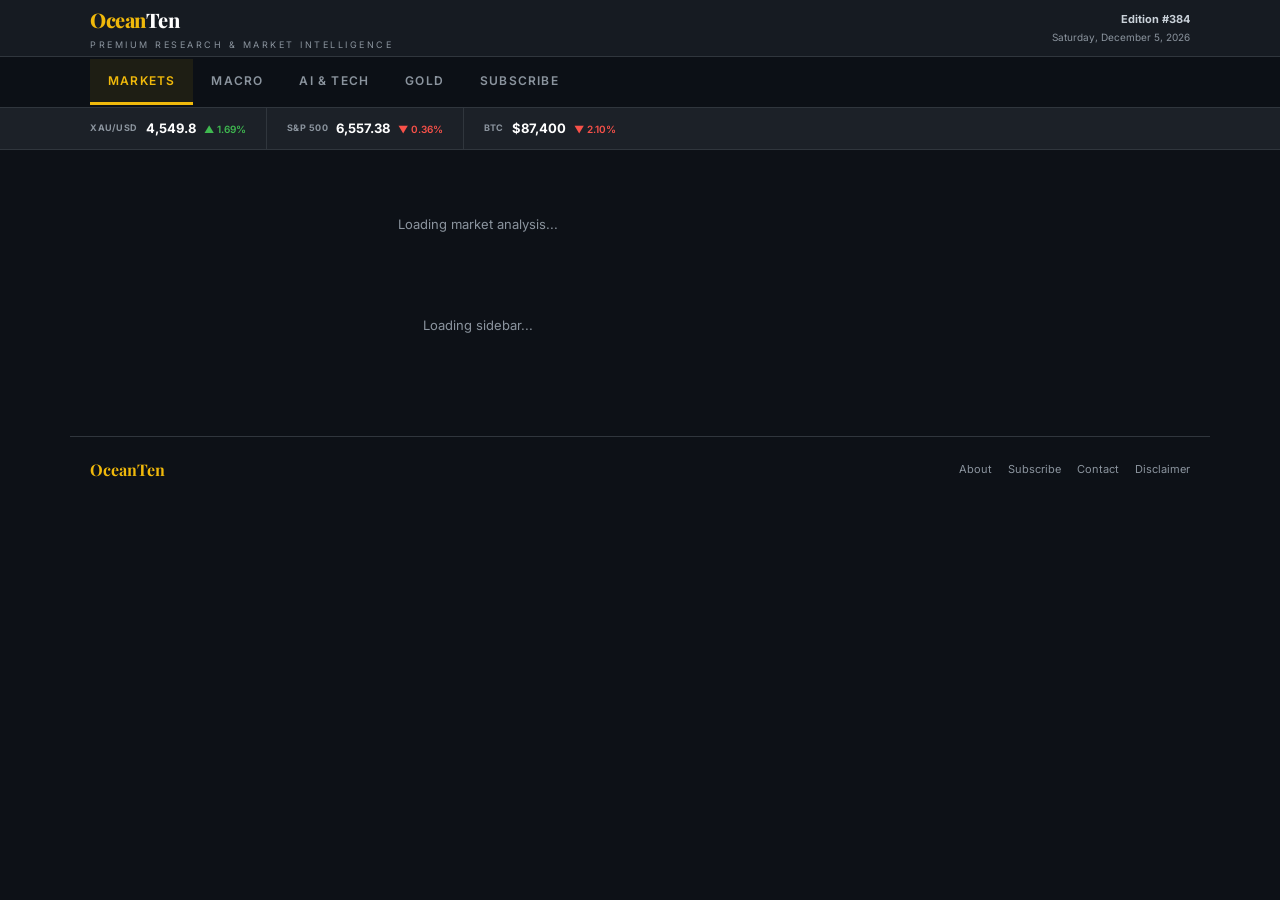
<file: index.html>
<!DOCTYPE html>
<html lang="en">
<head>
<meta charset="UTF-8"/>
<meta name="viewport" content="width=device-width, initial-scale=1.0, maximum-scale=5.0"/>
<meta name="description" content="Ocean Ten — Premium Market Intelligence & Research"/>
<title>Ocean Ten — Premium Research</title>
<link rel="preconnect" href="https://fonts.googleapis.com"/>
<link href="https://fonts.googleapis.com/css2?family=Playfair+Display:wght@400;500;600;700;800;900&family=Inter:wght@300;400;500;600;700&family=Noto+Sans+Thai:wght@400;500;600;700&display=swap" rel="stylesheet"/>
<style>
:root{--bg:#0d1117;--surface:#161b22;--surface2:#1c2128;--border:#30363d;--border2:#21262d;--gold:#f0b90b;--gold-dim:#b8860b;--gold-pale:rgba(240,185,11,.12);--blue:#58a6ff;--blue-pale:rgba(88,166,255,.12);--red:#f85149;--red-pale:rgba(248,81,73,.1);--green:#3fb950;--green-pale:rgba(63,185,80,.1);--text:#c9d1d9;--muted:#8b949e;--white:#ffffff}
*{margin:0;padding:0;box-sizing:border-box}
html{font-size:16px}
body{font-family:'Inter','Noto Sans Thai',sans-serif;background:var(--bg);color:var(--text);line-height:1.6;-webkit-font-smoothing:antialiased}

/* HEADER */
.site-header{background:var(--surface);border-bottom:1px solid var(--border);position:sticky;top:0;z-index:100}
.header-inner{max-width:1140px;margin:0 auto;padding:0 20px;display:flex;align-items:center;justify-content:space-between;height:56px}
.brand{font-family:'Playfair Display',serif;font-size:20px;font-weight:800;letter-spacing:-0.5px;cursor:pointer}
.brand-oc{color:var(--gold)}
.brand-en{color:var(--white)}
.tagline{font-size:9px;color:var(--muted);text-transform:uppercase;letter-spacing:2.5px;margin-top:2px}
.hdr-right{text-align:right}
.edition-num{font-size:11px;font-weight:700;color:var(--text)}
.edition-date{font-size:10px;color:var(--muted)}

/* NAV */
.site-nav{background:rgba(13,17,23,.97);border-bottom:1px solid var(--border);position:sticky;top:56px;z-index:99;overflow-x:auto;-webkit-overflow-scrolling:touch;backdrop-filter:blur(8px)}
.nav-inner{max-width:1140px;margin:0 auto;padding:0 20px;display:flex;align-items:center;white-space:nowrap}
.nav-btn{padding:14px 18px;font-size:12px;font-weight:600;color:var(--muted);text-transform:uppercase;letter-spacing:1.2px;border:none;background:none;cursor:pointer;border-bottom:3px solid transparent;transition:color .2s,border-color .2s,background .2s;font-family:inherit;flex-shrink:0;-webkit-tap-highlight-color:transparent}
.nav-btn:hover{color:var(--text)}
.nav-btn.active{color:var(--gold);border-bottom-color:var(--gold);background:rgba(240,185,11,.08)}

/* TICKER */
.ticker{background:var(--surface2);border-bottom:1px solid var(--border);overflow-x:auto;-webkit-overflow-scrolling:touch}
.ticker-inner{max-width:1140px;margin:0 auto;padding:0 20px;display:flex;align-items:center}
.ticker-item{flex-shrink:0;display:flex;align-items:center;gap:8px;padding:10px 20px 10px 0;border-right:1px solid var(--border);margin-right:20px;white-space:nowrap}
.ticker-item:last-child{border-right:none}
.ticker-lbl{font-size:9px;color:var(--muted);font-weight:700;letter-spacing:.5px;text-transform:uppercase}
.ticker-val{font-size:13px;font-weight:700;color:var(--white)}
.ticker-chg{font-size:10px;font-weight:600}
.ticker-chg.up{color:var(--green)}
.ticker-chg.dn{color:var(--red)}

/* MAIN */
.page-wrap{max-width:1140px;margin:0 auto;padding:24px 20px 60px;display:grid;grid-template-columns:1fr 300px;gap:24px;align-items:start}
.col-main{}
.col-side{position:sticky;top:120px}

/* ARTICLE */
.article{margin-bottom:32px;padding-bottom:28px;border-bottom:1px solid var(--border)}
.art-label{font-size:9px;font-weight:700;color:var(--gold);text-transform:uppercase;letter-spacing:2.5px;margin-bottom:10px;display:flex;align-items:center;gap:10px}
.art-label::before{content:'';width:24px;height:2px;background:var(--gold);flex-shrink:0}
.art-headline{font-family:'Playfair Display',serif;font-size:clamp(22px,4vw,34px);font-weight:800;color:var(--white);line-height:1.2;letter-spacing:-0.5px;margin-bottom:14px}
.art-summary{font-size:clamp(13px,1.5vw,15px);color:var(--muted);line-height:1.75;margin-bottom:14px}
.art-date{font-size:10px;color:var(--muted);margin-bottom:16px;letter-spacing:.5px}

/* TIERS */
.tiers{margin-top:4px}
.tier{border-left:2px solid var(--border);padding:12px 16px;margin-bottom:2px}
.tier-lbl{font-size:9px;font-weight:700;text-transform:uppercase;letter-spacing:2px;margin-bottom:6px}
.tier-lbl.what{color:var(--blue)}
.tier-lbl.so-what{color:var(--gold)}
.tier-lbl.now-what{color:var(--green)}
.tier-body{font-size:clamp(12px,1.4vw,14px);color:var(--text);line-height:1.75}
.tier-body strong{color:var(--white)}

/* TABLE */
.data-table-wrap{margin:16px 0;overflow-x:auto}
.data-table{width:100%;border-collapse:collapse;font-size:13px;min-width:380px}
.data-table th{text-align:left;font-size:9px;font-weight:700;color:var(--muted);text-transform:uppercase;letter-spacing:1.5px;padding:10px 14px;border-bottom:2px solid var(--border);white-space:nowrap;background:var(--surface)}
.data-table td{padding:11px 14px;border-bottom:1px solid var(--border2);vertical-align:middle}
.data-table tr:last-child td{border-bottom:none}
.data-table tr:hover td{background:rgba(255,255,255,.025)}
.data-table .up{color:var(--green)}
.data-table .dn{color:var(--red)}

/* BAR CHART */
.bar-chart{margin:10px 0}
.bar-row{display:flex;align-items:center;gap:10px;margin-bottom:8px;font-size:12px}
.bar-label{min-width:80px;color:var(--muted);flex-shrink:0}
.bar-track{flex:1;height:5px;background:var(--border);border-radius:3px;overflow:hidden;min-width:60px}
.bar-fill{height:100%;border-radius:3px}
.bar-fill.g{background:linear-gradient(90deg,var(--gold-dim),var(--gold))}
.bar-fill.bl{background:var(--blue)}
.bar-val{min-width:44px;text-align:right;font-weight:600;color:var(--white);flex-shrink:0}

/* IMPACT GRID */
.impact-grid{display:grid;grid-template-columns:repeat(2,1fr);gap:10px;margin:12px 0}
.impact-cell{background:var(--surface);border:1px solid var(--border);border-radius:4px;padding:10px 12px}
.impact-cell-lbl{font-size:9px;color:var(--muted);text-transform:uppercase;letter-spacing:1px;margin-bottom:4px}
.impact-cell-val{font-size:13px;font-weight:700;line-height:1.3}
.impact-cell-val.r{color:var(--red)}
.impact-cell-val.g{color:var(--green)}
.impact-cell-val.y{color:#e3b341}

/* DIVIDER */
.divider{margin:28px 0;display:flex;align-items:center;gap:14px}
.divider-line{flex:1;height:1px;background:var(--border)}
.divider-text{font-size:9px;font-weight:700;color:var(--muted);text-transform:uppercase;letter-spacing:2.5px;white-space:nowrap}

/* CARDS */
.card{background:var(--surface);border:1px solid var(--border);border-radius:6px;padding:16px;margin-bottom:16px}
.card:last-child{margin-bottom:0}
.card-title{font-size:9px;font-weight:700;color:var(--gold);text-transform:uppercase;letter-spacing:2px;margin-bottom:14px;padding-bottom:10px;border-bottom:1px solid var(--border)}
.card-title.bl{color:var(--blue)}
.card-title.gr{color:var(--green)}

.snap-row{display:flex;justify-content:space-between;align-items:center;padding:9px 0;border-bottom:1px solid var(--border2);font-size:13px}
.snap-row:last-child{border-bottom:none}
.snap-lbl{color:var(--muted)}
.snap-val{font-weight:600;color:var(--white)}
.snap-chg{font-size:11px;font-weight:600;margin-left:6px}
.snap-chg.up{color:var(--green)}
.snap-chg.dn{color:var(--red)}

.ins-item{margin-bottom:14px;padding-bottom:14px;border-bottom:1px solid var(--border2)}
.ins-item:last-child{margin-bottom:0;padding-bottom:0;border-bottom:none}
.ins-headline{font-family:'Playfair Display',serif;font-size:14px;font-weight:700;color:var(--white);margin-bottom:6px;line-height:1.35}
.ins-body{font-size:12px;color:var(--muted);line-height:1.65}
.ins-impact{font-size:11px;color:var(--green);margin-top:6px;padding:6px 10px;background:var(--green-pale);border-radius:4px;border-left:2px solid var(--green)}

/* CTA */
.cta-box{background:linear-gradient(135deg,var(--gold-pale) 0%,rgba(240,185,11,.04) 100%);border:1px solid rgba(240,185,11,.3);border-radius:6px;padding:18px;text-align:center;margin-top:16px}
.cta-title{font-family:'Playfair Display',serif;font-size:16px;font-weight:700;color:var(--gold);margin-bottom:6px}
.cta-text{font-size:12px;color:var(--muted);margin-bottom:14px}
.cta-btn{display:inline-block;background:var(--gold);color:#000;font-size:11px;font-weight:700;padding:10px 24px;border-radius:4px;cursor:pointer;text-transform:uppercase;letter-spacing:1px}

/* FOOTER */
.site-footer{border-top:1px solid var(--border);padding:20px;max-width:1140px;margin:0 auto;display:flex;justify-content:space-between;align-items:center;flex-wrap:wrap;gap:12px}
.footer-brand{font-family:'Playfair Display',serif;font-size:16px;font-weight:700;color:var(--gold)}
.footer-links{font-size:11px;color:var(--muted);display:flex;gap:16px;flex-wrap:wrap}
.footer-links a{color:var(--muted);text-decoration:none}
.footer-links a:hover{color:var(--text)}

.loading{text-align:center;padding:40px;color:var(--muted);font-size:13px}

/* RESPONSIVE */
@media(max-width:900px){
.page-wrap{grid-template-columns:1fr}
.col-side{position:static;display:grid;grid-template-columns:1fr 1fr;gap:16px}
.card{grid-column:span 2}
}
@media(max-width:640px){
.header-inner{height:50px;padding:0 14px}
.brand{font-size:17px}
.tagline{display:none}
.page-wrap{padding:16px 14px 48px;gap:0}
.col-side{display:block}
.card{grid-column:1}
.ticker-inner{padding:0 14px}
.art-headline{font-size:22px}
.impact-grid{grid-template-columns:1fr 1fr}
.site-footer{flex-direction:column;align-items:flex-start;padding:16px 14px}
.footer-links{font-size:10px}
.nav-inner{padding:0 14px}
.nav-btn{font-size:10px;padding:11px 12px}
}
@media(min-width:1400px){
.page-wrap{max-width:1200px}
}
</style>
</head>
<body>

<header class="site-header">
<div class="header-inner">
<div>
<div class="brand"><span class="brand-oc">Ocean</span><span class="brand-en">Ten</span></div>
<div class="tagline">Premium Research &amp; Market Intelligence</div>
</div>
<div class="hdr-right">
<div class="edition-num" id="edition-num">Edition #--</div>
<div class="edition-date" id="edition-date">Loading...</div>
</div>
</div>
</header>

<nav class="site-nav">
<div class="nav-inner">
<button class="nav-btn active" data-tab="markets">Markets</button>
<button class="nav-btn" data-tab="macro">Macro</button>
<a class="nav-btn" href="tech-ai-report.html" style="text-decoration:none">AI &amp; Tech</a>
<button class="nav-btn" data-tab="gold">Gold</button>
<button class="nav-btn" data-tab="subscribe">Subscribe</button>
</div>
</nav>

<div class="ticker">
<div class="ticker-inner" id="ticker-container">
<div class="loading" style="padding:12px 0">Loading market data...</div>
</div>
</div>

<div class="page-wrap" id="page-wrap">

<section id="sec-markets" class="page-section">
<main class="col-main" id="col-markets">
<div class="loading">Loading market analysis...</div>
</main>
<aside class="col-side" id="col-sidebar">
<div class="loading">Loading sidebar...</div>
</aside>
</section>

<section id="sec-macro" class="page-section" style="display:none">
<main class="col-main" id="col-macro">
<div class="card" style="margin-top:0"><div class="card-title">Macro Watch</div><div id="macro-content"></div></div>
</main>
</section>

<section id="sec-ai" class="page-section" style="display:none">
<main class="col-main" id="col-ai">
<div class="card" style="margin-top:0"><div class="card-title bl">AI &amp; Tech</div><div id="ai-content"></div></div>
</main>
</section>

<section id="sec-gold" class="page-section" style="display:none">
<main class="col-main" id="col-gold">
<div class="card" style="margin-top:0"><div class="card-title">Gold Analysis</div><div id="gold-content"></div></div>
</main>
</section>

<section id="sec-subscribe" class="page-section" style="display:none">
<main class="col-main" style="max-width:600px;margin:0 auto">
<div style="text-align:center;padding:60px 20px">
<div style="font-family:'Playfair Display',serif;font-size:36px;font-weight:800;color:var(--gold);margin-bottom:16px">OceanTen Premium</div>
<div style="font-size:16px;color:var(--muted);margin-bottom:32px">Daily deep-dive reports, real-time alerts, and actionable portfolio recommendations.</div>
<div style="font-size:24px;font-weight:700;color:var(--white);margin-bottom:24px">Coming Soon — $9/mo</div>
<div style="font-size:13px;color:var(--muted)">Subscribe to get early access when we launch.</div>
</div>
</main>
</section>

</div>

<footer class="site-footer">
<div class="footer-brand">OceanTen</div>
<div class="footer-links">
<a href="#">About</a>
<a href="#">Subscribe</a>
<a href="#">Contact</a>
<a href="#">Disclaimer</a>
</div>
</footer>

<script>
(function() {
var DB='data';

function getEl(id){return document.getElementById(id)}

async function loadJSON(path){
  try {
    var r=await fetch(path+'?t='+Date.now());
    if(!r.ok)throw new Error('HTTP '+r.status);
    return await r.json();
  }catch(e){console.warn('loadJSON failed:',path,e);return null;}
}

async function init(){
  var market=await loadJSON(DB+'/market_data.json');
  var insights=await loadJSON(DB+'/insights_data.json');

  var now=new Date();
  var daysSince2026=Math.floor((now-new Date('2026-01-01'))/86400000);
  getEl('edition-num').textContent='Edition #'+(daysSince2026+47);
  getEl('edition-date').textContent=now.toLocaleDateString('en-US',{
    weekday:'long',year:'numeric',month:'long',day:'numeric',timeZone:'Asia/Bangkok'
  });

  renderTicker(market);
  renderMarkets(market,insights);
  renderSidebar(market,insights);
  populateSections(insights,market);
}

// TICKER
function renderTicker(m){
  if(!m)return;
  var con=getEl('ticker-container');
  var g=m.gold||{};
  var us=m.us_market||{};
  var oil=m.oil_commodities||{};
  var items=[
    {l:'XAU/USD',v:g.current_price,c:g.percent_change},
    {l:'DXY',v:g.dxy,c:0},
    {l:'10Y YIELD',v:g.treasury_yield_10y,c:0,s:'%'},
    {l:'S&P 500',v:us.sp500&&us.sp500.latest,c:us.sp500&&us.sp500.percent_change},
    {l:'NASDAQ',v:us.nasdaq&&us.nasdaq.latest,c:us.nasdaq&&us.nasdaq.percent_change},
    {l:'BRENT',v:oil.brent_crude&&oil.brent_crude.latest,c:oil.brent_crude&&oil.brent_crude.percent_change,p:'$'},
    {l:'BTC',v:'$87,400',c:-2.1}
  ];
  var html='';
  for(var i=0;i<items.length;i++){
    var x=items[i];
    if(!x.v)continue;
    var cls=x.c>0?'up':x.c<0?'dn':'';
    var arrow=x.c>0?'▲':x.c<0?'▼':'';
    var val=(x.p||'')+(typeof x.v==='number'?x.v.toLocaleString():x.v)+(x.s||'');
    var chg=x.c!==0&&x.c!==undefined?'<span class="ticker-chg '+cls+'">'+arrow+' '+Math.abs(x.c).toFixed(2)+'%</span>':'';
    html+='<div class="ticker-item"><span class="ticker-lbl">'+x.l+'</span><span class="ticker-val">'+val+'</span>'+chg+'</div>';
  }
  con.innerHTML=html||'<div style="padding:12px;color:var(--muted);font-size:12px">Market data unavailable</div>';
}

// MARKETS
function renderMarkets(m,insights){
  if(!m){getEl('col-markets').innerHTML='<div class="loading">No market data available</div>';return;}
  var g=m.gold||{};
  var us=m.us_market||{};
  var oil=m.oil_commodities||{};
  var econ=m.key_economic_data||{};
  var s=m.analysis_summary||{};
  var kl=g.key_levels||{};
  var res=(kl.resistance||[]);
  var sup=(kl.support||[]);
  var allLevels=[];
  for(var i=0;i<res.length;i++)allLevels.push({type:'Resistance',level:res[i],note:'Major barrier'});
  for(var j=0;j<sup.length;j++)allLevels.push({type:'Support',level:sup[j],note:'Key support'});

  var analysts=[
    {n:'J.P. Morgan',t:'$6,300',p:100},
    {n:'Bank of America',t:'$6,000',p:95},
    {n:'BNP Paribas',t:'$5,000+',p:80},
    {n:'Wells Fargo',t:'$4,700',p:70}
  ];

  var headline='Gold &amp; Markets: '+(s.direction||'Market Analysis');
  var weeklyHigh=g.weekly_high?('$'+g.weekly_high.toLocaleString()):'';
  var weeklyLow=g.weekly_low?('$'+g.weekly_low.toLocaleString()):'';
  var weeklyRange=weeklyHigh&&weeklyLow?'Weekly Range: '+weeklyLow+' — '+weeklyHigh:'';

  // Build risks from macro insights when available
  var risksRaw=(s.key_risks||'').split('\n');
  var risks=[];
  if(insights&&Array.isArray(insights)){
    var macroInsights=insights.filter(function(i){return i.category==='macro'||i.category==='trend'});
    for(var mi=0;mi<macroInsights.length;mi++){
      var miData=macroInsights[mi];
      risks.push({
        label:miData.headline||'Macro Risk',
        val:(miData.what||'')+' '+(miData.so_what||''),
        level:'high'
      });
    }
  }
  // fallback: from text
  if(risks.length===0){
    for(var k=0;k<risksRaw.length;k++){
      var txt=risksRaw[k].replace(/^\d+\.\s*/,'').trim();
      if(txt)risks.push({label:'Risk',val:txt.substring(0,55)+(txt.length>55?'...':'')});
    }
  }
  if(risks.length===0){
    risks=[
      {label:'Stagflation Risk: ราคาน้ำมันพุ่ง $112+ กดเงินเฟ้อ',val:'ต้นทุนพลังงานที่สูงขึ้นสร้างความกังวลว่าเงินเฟ้อจะกลับมาพุ่งสูงอีกครั้ง กดดันให้ Fed ต้องคงดอกเบี้ยสูงต่อไป ซึ่งจะกระทบทั้งตลาดหุ้นและสินทรัพย์เสี่ยงทั่วโลก',level:'high'},
      {label:'Fed Hawkish ยาวนานกว่าคาด',val:'Fed Dot Plot แสดง 7/19 เจ้าหน้าที่ไม่ต้องการตัดดอกเบี้ยในปี 2026 Powell มีท่าที Hawkish ระมัดระวังเรื่องเงินเฟ้อ หมายความว่า Dollar จะยังแข็งต่อเนื่อง กดทองคำและหุ้นเติบโต',level:'high'},
      {label:'Israel-Iran: ช่องแคบฮอร์มุซเสี่ยงถูกปิด',val:'การโจมตีโครงสร้างพื้นฐานน้ำมันในอ่าวเปอร์เซียและการขู่ปิดช่องแคบฮอร์มุซ อาจกระทบ Supply น้ำมันโลก 20% ส่งผลให้ราคาน้ำมันพุ่งต่อเนื่องและเพิ่มแรงกดเงินเฟ้อทั่วโลก',level:'high'},
      {label:'DXY ทะลุ 102: Dollar แข็งกดทอง',val:'Dollar Index กลับขึ้นเหนือ 100 และอาจทะลุ 102 ได้ถ้า Fed ยังคง Hawkish ทำให้ทองคำ (ซึ่งเป็นสกุลเงินที่ไม่มีผลตอบแทน) ดูน่าหลีกเลี่ยงมากขึ้นสำหรับนักลงทุน',level:'medium'}
    ];
  }

  var html='<article class="article"><div class="art-label">Lead Story</div>';
  html+='<h1 class="art-headline">'+headline+'</h1>';
  html+='<div class="art-summary">'+escHtml(s.reasoning||'Comprehensive market analysis based on current data.')+'</div>';
  if(weeklyRange)html+='<div class="art-date">'+weeklyRange+'</div>';

  // Tiers
  if(s.reasoning){
    html+='<div class="tiers"><div class="tier"><div class="tier-lbl so-what">Analysis</div>';
    html+='<div class="tier-body">'+escHtml(s.reasoning)+'</div></div>';
  }
  if(s.actionable_advice){
    html+='<div class="tier"><div class="tier-lbl now-what">Now What — Actionable</div>';
    html+='<div class="tier-body">'+escHtml(s.actionable_advice).replace(/\n/g,'<br/>')+'</div></div>';
  }
  html+='</div></article>';

  // Key levels
  if(allLevels.length){
    html+='<div class="divider"><div class="divider-line"></div><div class="divider-text">Key Price Levels</div><div class="divider-line"></div></div>';
    html+='<div class="data-table-wrap"><table class="data-table"><tr><th>Type</th><th>Level</th><th>Notes</th></tr>';
    for(var l=0;l<allLevels.length;l++){
      var lvl=allLevels[l];
      var color=lvl.type==='Resistance'?'var(--red)':'var(--green)';
      html+='<tr><td style="color:'+color+';font-weight:700">'+lvl.type+'</td><td style="font-weight:700">'+lvl.level+'</td><td style="color:var(--muted)">'+lvl.note+'</td></tr>';
    }
    html+='</table></div>';
  }

  // Analyst targets
  html+='<div class="divider"><div class="divider-line"></div><div class="divider-text">Wall Street Targets — EOY 2026</div><div class="divider-line"></div></div>';
  html+='<div class="data-table-wrap"><table class="data-table"><tr><th>Institution</th><th>Target</th><th>Conviction</th></tr>';
  for(var a=0;a<analysts.length;a++){
    var an=analysts[a];
    html+='<tr><td>'+an.n+'</td><td style="font-weight:700;color:var(--gold)">'+an.t+'</td>';
    html+='<td><div class="bar-chart"><div class="bar-row"><div class="bar-label"></div><div class="bar-track"><div class="bar-fill g" style="width:'+an.p+'%"></div></div></div></td></tr>';
  }
  html+='</table></div>';

  // Key risks — expanded with news context
  if(risks.length){
    html+='<div class="divider"><div class="divider-line"></div><div class="divider-text">Key Risks &amp; News Context</div><div class="divider-line"></div></div>';
    for(var r=0;r<risks.length;r++){
      var risk=risks[r];
      var riskColor=risk.level==='high'?'var(--red)':risk.level==='medium'?'#e3b341':'var(--green)';
      var riskBg=risk.level==='high'?'var(--red-pale)':risk.level==='medium'?'rgba(227,179,65,.08)':'var(--green-pale)';
      html+='<div class="risk-card" style="background:'+riskBg+';border:1px solid '+riskColor+';border-radius:6px;padding:16px;margin-bottom:12px">';
      html+='<div style="display:flex;align-items:flex-start;gap:12px;margin-bottom:10px">';
      html+='<div style="width:8px;height:8px;border-radius:50%;background:'+riskColor+';flex-shrink:0;margin-top:5px"></div>';
      html+='<div style="font-size:13px;font-weight:700;color:var(--white);line-height:1.4">'+escHtml(risk.label)+'</div>';
      html+='</div>';
      html+='<div style="font-size:13px;color:var(--text);line-height:1.7">'+escHtml(risk.val)+'</div>';
      html+='</div>';
    }
  }

  // Economic data
  if(econ.nfp_latest||econ.cpi_latest||econ.fed_policy_outlook){
    html+='<div class="divider"><div class="divider-line"></div><div class="divider-text">Economic Data</div><div class="divider-line"></div></div>';
    html+='<div class="data-table-wrap"><table class="data-table"><tr><th>Indicator</th><th>Data</th><th>Implication</th></tr>';
    if(econ.nfp_latest)html+='<tr><td style="font-weight:600">NFP (Feb 2026)</td><td style="font-weight:700;color:var(--red)">'+escHtml(econ.nfp_latest)+'</td><td style="color:var(--muted)">Labor market deterioration</td></tr>';
    if(econ.cpi_latest)html+='<tr><td style="font-weight:600">CPI (Latest)</td><td style="font-weight:700">'+escHtml(econ.cpi_latest)+'</td><td style="color:var(--muted)">Inflation trend</td></tr>';
    if(econ.fed_policy_outlook)html+='<tr><td style="font-weight:600">Fed Policy</td><td colspan="2" style="color:var(--muted);font-size:12px">'+escHtml(econ.fed_policy_outlook)+'</td></tr>';
    html+='</table></div>';
  }

  getEl('col-markets').innerHTML=html;
}

// SIDEBAR
function renderSidebar(m,insights){
  if(!m){getEl('col-sidebar').innerHTML='<div class="card"><div class="card-title">Data unavailable</div></div>';return;}
  var g=m.gold||{};
  var us=m.us_market||{};
  var oil=m.oil_commodities||{};
  var s=m.analysis_summary||{};

  var snapItems=[
    {n:'Gold (XAU/USD)',v:g.current_price?'$'+g.current_price.toLocaleString():'—',c:g.percent_change},
    {n:'DXY Index',v:g.dxy||'—',c:0},
    {n:'10Y Treasury',v:g.treasury_yield_10y?g.treasury_yield_10y+'%':'—',c:0},
    {n:'S&P 500',v:us.sp500&&us.sp500.latest?us.sp500.latest.toLocaleString():'—',c:us.sp500&&us.sp500.percent_change},
    {n:'Nasdaq',v:us.nasdaq&&us.nasdaq.latest?us.nasdaq.latest.toLocaleString():'—',c:us.nasdaq&&us.nasdaq.percent_change},
    {n:'Brent Crude',v:oil.brent_crude&&oil.brent_crude.latest?'$'+oil.brent_crude.latest:'—',c:oil.brent_crude&&oil.brent_crude.percent_change}
  ];

  var snapHtml='<div class="card"><div class="card-title">Market Snapshot</div>';
  for(var i=0;i<snapItems.length;i++){
    var si=snapItems[i];
    if(!si.v||si.v==='—')continue;
    var cls=si.c>0?'up':si.c<0?'dn':'';
    var arrow=si.c>0?'▲':si.c<0?'▼':'';
    var chg=si.c!==0&&si.c!==undefined?'<span class="snap-chg '+cls+'">'+arrow+' '+Math.abs(si.c||0).toFixed(2)+'%</span>':'';
    snapHtml+='<div class="snap-row"><span class="snap-lbl">'+si.n+'</span><span><span class="snap-val">'+si.v+'</span>'+chg+'</span></div>';
  }
  snapHtml+='</div>';

  // AI insights
  var aiItems=[];
  if(insights&&Array.isArray(insights)){
    for(var j=0;j<insights.length;j++){
      if(insights[j].category==='ai')aiItems.push(insights[j]);
    }
  }
  var aiHtml='<div class="card"><div class="card-title bl">AI &amp; Tech</div>';
  if(aiItems.length){
    for(var k=0;k<Math.min(aiItems.length,2);k++){
      var ai=aiItems[k];
      aiHtml+='<div class="ins-item"><div class="ins-headline">'+escHtml(ai.headline||'')+'</div>';
      aiHtml+='<div class="ins-body">'+escHtml(ai.why_matters||ai.so_what||'')+'</div>';
      if(ai.now_what)aiHtml+='<div class="ins-impact">&#9654; '+escHtml(ai.now_what)+'</div>';
      aiHtml+='</div>';
    }
  } else {
    aiHtml+='<div class="ins-item"><div class="ins-body" style="color:var(--muted);font-size:12px">Loading AI insights...</div></div>';
  }
  aiHtml+='</div>';

  // Macro insights
  var macroItems=[];
  if(insights&&Array.isArray(insights)){
    for(var l=0;l<insights.length;l++){
      if(insights[l].category==='macro'||insights[l].category==='trend')macroItems.push(insights[l]);
    }
  }
  var macroHtml='<div class="card"><div class="card-title">Macro Watch</div>';
  if(macroItems.length){
    for(var m2=0;m2<Math.min(macroItems.length,2);m2++){
      var mc=macroItems[m2];
      macroHtml+='<div class="ins-item"><div class="ins-headline">'+escHtml(mc.headline||'')+'</div>';
      macroHtml+='<div class="ins-body">'+escHtml(mc.so_what||mc.why_matters||'')+'</div>';
      if(mc.now_what)macroHtml+='<div class="ins-impact">&#9654; '+escHtml(mc.now_what)+'</div>';
      macroHtml+='</div>';
    }
  } else {
    macroHtml+='<div class="ins-item"><div class="ins-body" style="color:var(--muted);font-size:12px">Loading macro insights...</div></div>';
  }
  macroHtml+='</div>';

  var ctaHtml='<div class="cta-box"><div class="cta-title">Full Access</div><div class="cta-text">Daily deep-dive reports, real-time alerts, and actionable portfolio recommendations.</div><div class="cta-btn">Subscribe — $9/mo</div></div>';

  getEl('col-sidebar').innerHTML=snapHtml+aiHtml+macroHtml+ctaHtml;
}

function escHtml(str){
  if(!str)return'';
  return String(str).replace(/&/g,'&amp;').replace(/</g,'&lt;').replace(/>/g,'&gt;');
}

function showSection(name){
  var secMap={markets:'sec-markets',macro:'sec-macro',ai:'sec-ai',gold:'sec-gold',subscribe:'sec-subscribe'};
  var target=secMap[name]||'sec-markets';
  // hide all sections
  document.querySelectorAll('.page-section').forEach(function(s){s.style.display='none'});
  // show target
  var el=document.getElementById(target);
  if(el)el.style.display='';
  // update active nav
  document.querySelectorAll('.nav-btn').forEach(function(b){b.classList.remove('active')});
  var navMap={markets:0,macro:1,ai:2,gold:3,subscribe:4};
  var btns=document.querySelectorAll('.nav-btn');
  if(navMap[name]!==undefined&&btns[navMap[name]])btns[navMap[name]].classList.add('active');
  // scroll to top
  window.scrollTo({top:0,behavior:'smooth'});
}

function populateSections(insights,m){
  // Macro section
  var macroEl=document.getElementById('macro-content');
  if(macroEl&&insights){
    var macroItems=insights.filter(function(i){return i.category==='macro'||i.category==='trend'});
    if(macroItems.length){
      macroEl.innerHTML=macroItems.slice(0,3).map(function(i){
        return '<div class="ins-item"><div class="ins-headline">'+escHtml(i.headline||'')+'</div><div class="ins-body">'+escHtml(i.so_what||i.why_matters||'')+'</div>'+(i.now_what?'<div class="ins-impact">&#9654; '+escHtml(i.now_what)+'</div>':'')+'</div>';
      }).join('');
    }
  }
  // AI section
  var aiEl=document.getElementById('ai-content');
  if(aiEl&&insights){
    var aiItems=insights.filter(function(i){return i.category==='ai'});
    if(aiItems.length){
      aiEl.innerHTML=aiItems.slice(0,5).map(function(i){
        return '<div class="ins-item"><div class="ins-headline">'+escHtml(i.headline||'')+'</div><div class="ins-body">'+escHtml(i.why_matters||'')+'</div><div class="ins-body" style="margin-top:6px"><strong style="color:var(--white)">So What:</strong> '+escHtml(i.so_what||'')+'</div>'+(i.now_what?'<div class="ins-impact">&#9654; '+escHtml(i.now_what)+'</div>':'')+'</div>';
      }).join('');
    }
  }
  // Gold section
  var goldEl=document.getElementById('gold-content');
  if(goldEl&&m){
    var g=m.gold||{};
    var s=m.analysis_summary||{};
    var kl=g.key_levels||{};
    var res=(kl.resistance||[]).map(function(l){return '<div style="padding:8px 0;border-bottom:1px solid var(--border2);font-size:13px"><span style="color:var(--red)">Resistance:</span> <strong>'+l+'</strong></div>'}).join('');
    var sup=(kl.support||[]).map(function(l){return '<div style="padding:8px 0;border-bottom:1px solid var(--border2);font-size:13px"><span style="color:var(--green)">Support:</span> <strong>'+l+'</strong></div>'}).join('');
    var spdrHtml='';
    if(g.spdr){
      var sp=g.spdr;
      var mo=sp.monthly||{};
      var moRows=Object.keys(mo).map(function(k){
        var v=mo[k];
        var cls=v.startsWith('+')?'up':v.startsWith('-')?'dn':'';
        return '<div style="display:flex;justify-content:space-between;padding:4px 0;font-size:12px"><span>'+k+'</span><span class="'+cls+'">'+v+' ตัน</span></div>';
      }).join('');
      spdrHtml='<div style="margin-top:16px;padding:14px;background:var(--surface2);border-radius:8px;border:1px solid var(--border)">'+
        '<div style="font-size:11px;font-weight:700;color:var(--gold);text-transform:uppercase;letter-spacing:1.5px;margin-bottom:10px">SPDR Gold Holdings (GLD)</div>'+
        '<div style="display:flex;gap:24px;margin-bottom:10px">'+
          '<div><div style="font-size:9px;color:var(--muted);text-transform:uppercase;letter-spacing:1px">Holdings</div><div style="font-size:20px;font-weight:700;color:var(--gold)">'+escHtml(sp.holdings||'-')+'</div><div style="font-size:10px;color:var(--muted)">tonnes</div></div>'+
          '<div><div style="font-size:9px;color:var(--muted);text-transform:uppercase;letter-spacing:1px">Change</div><div style="font-size:20px;font-weight:700" class="'+(parseFloat(sp.change)<0?'dn':'up')+'">'+escHtml(sp.change||'-')+'</div><div style="font-size:10px;color:var(--muted)">tonnes</div></div>'+
          '<div><div style="font-size:9px;color:var(--muted);text-transform:uppercase;letter-spacing:1px">Updated</div><div style="font-size:14px;font-weight:600;color:var(--text)">'+escHtml(sp.updatedTime||'-')+'</div><div style="font-size:10px;color:var(--muted)">EST</div></div>'+
        '</div>'+
        '<div style="border-top:1px solid var(--border);padding-top:8px;margin-top:4px">'+moRows+'</div>'+
      '</div>';
    }
    goldEl.innerHTML='<div class="ins-item"><div class="ins-headline">Gold: '+escHtml(s.direction||'Analysis')+'</div><div class="ins-body">'+escHtml(s.reasoning||'')+'</div></div>'+
      '<div style="margin-top:16px"><div style="font-size:11px;font-weight:700;color:var(--gold);text-transform:uppercase;letter-spacing:1.5px;margin-bottom:8px">Price Levels</div>'+res+sup+'</div>'+
      spdrHtml+
      (s.actionable_advice?'<div class="ins-impact" style="margin-top:16px">&#9654; '+escHtml(s.actionable_advice.replace(/\n/g,'<br/>'))+'</div>':'');
  }
}

document.addEventListener('DOMContentLoaded',function(){
  init();
  // attach nav click handlers
  document.querySelectorAll('.nav-btn').forEach(function(btn){
    btn.addEventListener('click',function(){
      var name=btn.getAttribute('data-tab');
      if(name)showSection(name);
    });
  });
});
})();
</script>
</body>
</html>
</file>
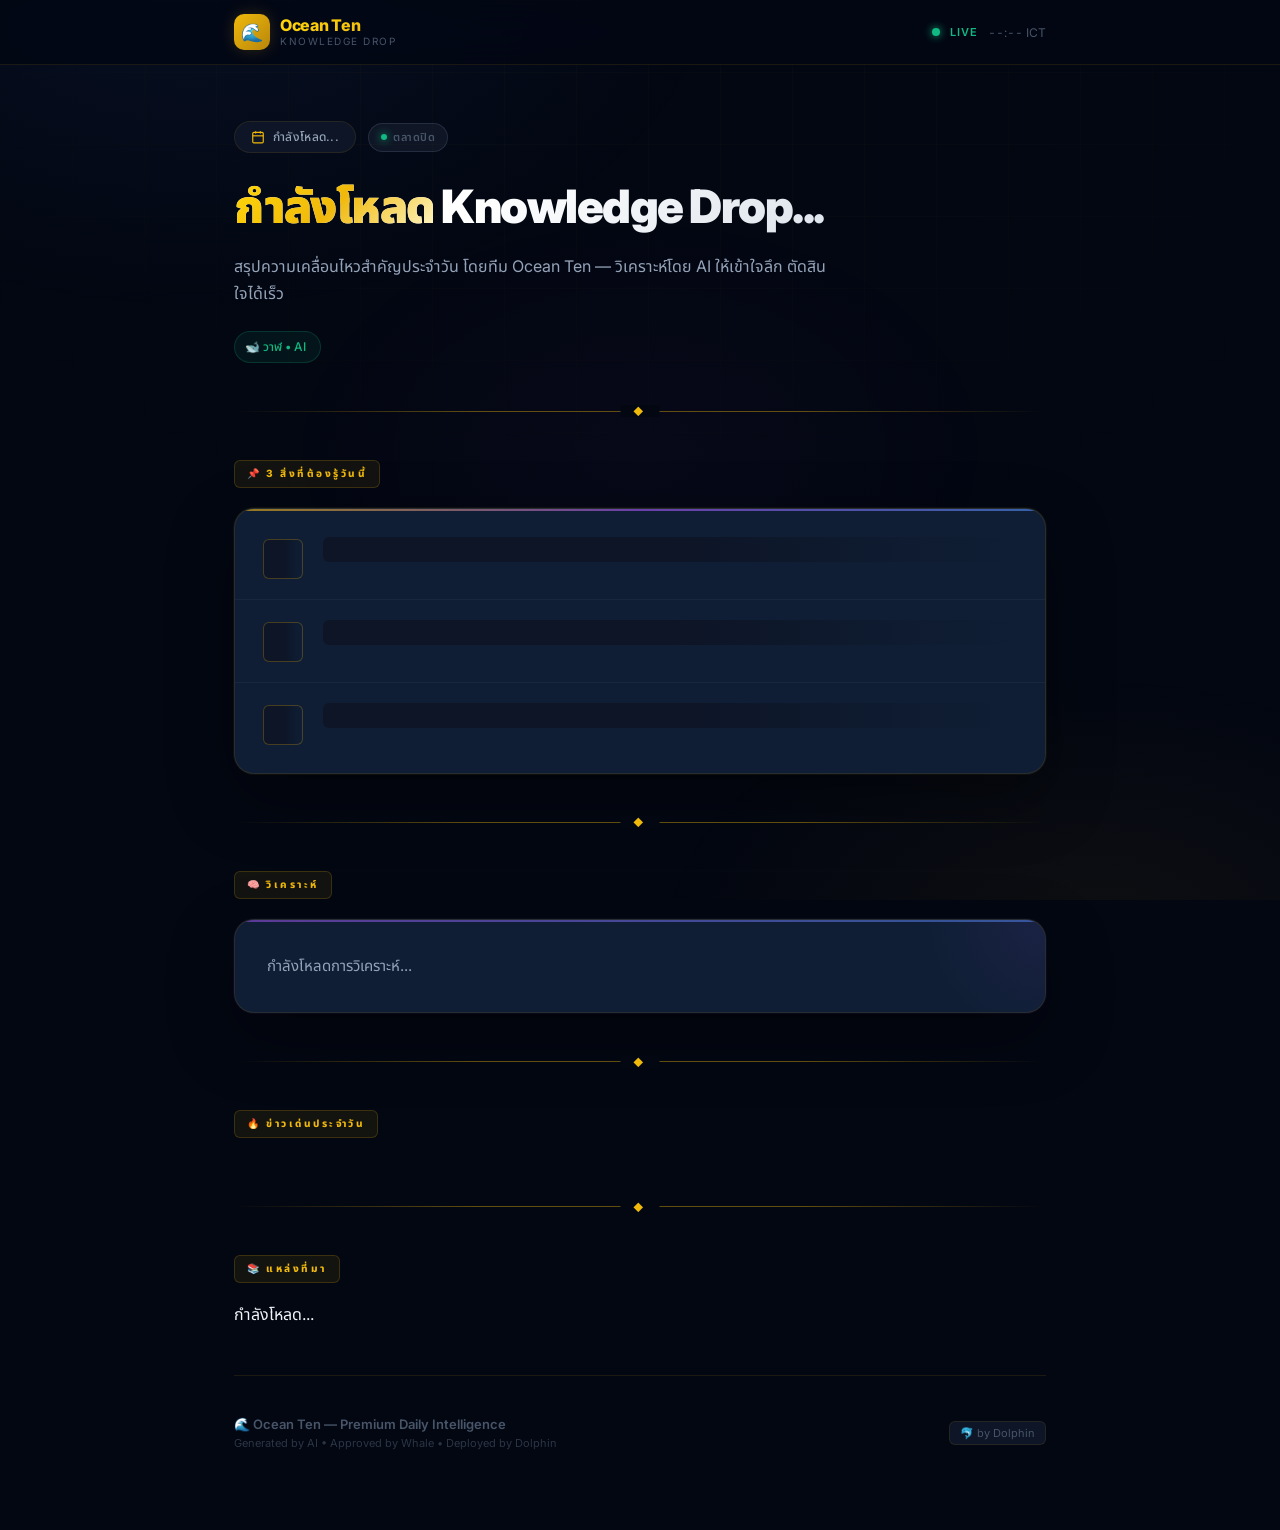
<file: knowledge-drop.html>
<!DOCTYPE html>
<html lang="th">
<head>
  <meta charset="UTF-8">
  <meta name="viewport" content="width=device-width, initial-scale=1.0">
  <title>Knowledge Drop — Ocean Ten</title>
  <link rel="manifest" href="/manifest-knowledge.webmanifest">
  <meta name="theme-color" content="#030712">
  <meta name="apple-mobile-web-app-capable" content="yes">
  <meta name="apple-mobile-web-app-status-bar-style" content="black-translucent">
  <meta name="apple-mobile-web-app-title" content="Knowledge Drop">
  <link rel="preconnect" href="https://fonts.googleapis.com">
  <link href="https://fonts.googleapis.com/css2?family=Inter:wght@300;400;500;600;700;800;900&family=Noto+Sans+Thai:wght@300;400;500;600;700;800;900&display=swap" rel="stylesheet">
  <style>
    /* ═══════════════════════════════════════════
       DESIGN TOKENS — Bloomberg meets Thai Luxury
    ═══════════════════════════════════════════ */
    :root {
      --bg-void: #030712;
      --bg-deep: #060d1f;
      --bg-panel: #0d1526;
      --bg-card: #0f1e35;
      --bg-card-hover: #142342;
      --border-dim: rgba(240,185,11,0.10);
      --border-glow: rgba(240,185,11,0.35);
      --gold: #f0b90b;
      --gold-bright: #ffd60a;
      --gold-dim: #b8860b;
      --gold-glow: rgba(240,185,11,0.18);
      --blue: #4f8ef7;
      --purple: #a855f7;
      --green: #10b981;
      --red: #f43f5e;
      --text-primary: #f1f5f9;
      --text-secondary: #94a3b8;
      --text-muted: #475569;
      --font-display: 'Inter', 'Noto Sans Thai', sans-serif;
    }

    * { margin: 0; padding: 0; box-sizing: border-box; }

    body {
      font-family: var(--font-display);
      background: var(--bg-void);
      color: var(--text-primary);
      min-height: 100vh;
      overflow-x: hidden;
    }

    /* ── Animated Void Background ── */
    body::before {
      content: '';
      position: fixed;
      inset: 0;
      background:
        radial-gradient(ellipse 900px 600px at 15% -5%, rgba(79,142,247,0.07) 0%, transparent 60%),
        radial-gradient(ellipse 800px 500px at 85% 105%, rgba(240,185,11,0.05) 0%, transparent 55%),
        radial-gradient(ellipse 600px 400px at 50% 50%, rgba(168,85,247,0.03) 0%, transparent 60%);
      pointer-events: none;
      z-index: 0;
      animation: ambientShift 18s ease-in-out infinite alternate;
    }
    @keyframes ambientShift {
      0%   { opacity: 1; }
      50%  { opacity: 0.7; }
      100% { opacity: 1; }
    }

    /* ── Grid Overlay ── */
    body::after {
      content: '';
      position: fixed;
      inset: 0;
      background-image:
        linear-gradient(rgba(240,185,11,0.025) 1px, transparent 1px),
        linear-gradient(90deg, rgba(240,185,11,0.025) 1px, transparent 1px);
      background-size: 72px 72px;
      pointer-events: none;
      z-index: 0;
      mask-image: radial-gradient(ellipse 80% 80% at 50% 0%, black 30%, transparent 80%);
    }

    /* ═══════════════════════════════════════════
       LAYOUT
    ═══════════════════════════════════════════ */
    .container {
      max-width: 860px;
      margin: 0 auto;
      padding: 0 24px 80px;
      position: relative;
      z-index: 1;
    }

    /* ═══════════════════════════════════════════
       TOP BAR — Terminal-style header
    ═══════════════════════════════════════════ */
    .topbar {
      position: sticky;
      top: 0;
      z-index: 100;
      backdrop-filter: blur(20px) saturate(180%);
      -webkit-backdrop-filter: blur(20px) saturate(180%);
      background: rgba(3,7,18,0.80);
      border-bottom: 1px solid var(--border-dim);
    }

    .topbar-inner {
      max-width: 860px;
      margin: 0 auto;
      padding: 0 24px;
      height: 64px;
      display: flex;
      align-items: center;
      justify-content: space-between;
      gap: 16px;
    }

    .topbar-brand {
      display: flex;
      align-items: center;
      gap: 10px;
    }

    .topbar-logo {
      width: 36px;
      height: 36px;
      background: linear-gradient(135deg, var(--gold), var(--gold-dim));
      border-radius: 10px;
      display: flex;
      align-items: center;
      justify-content: center;
      font-size: 18px;
      box-shadow: 0 0 16px var(--gold-glow);
      flex-shrink: 0;
    }

    .topbar-text h1 {
      font-size: 16px;
      font-weight: 800;
      letter-spacing: -0.3px;
      background: linear-gradient(135deg, var(--gold-bright), var(--gold));
      -webkit-background-clip: text;
      -webkit-text-fill-color: transparent;
      line-height: 1;
    }

    .topbar-text p {
      font-size: 10px;
      color: var(--text-muted);
      letter-spacing: 1.5px;
      text-transform: uppercase;
      margin-top: 2px;
    }

    .topbar-status {
      display: flex;
      align-items: center;
      gap: 10px;
    }

    .live-dot {
      width: 8px;
      height: 8px;
      background: var(--green);
      border-radius: 50%;
      box-shadow: 0 0 8px var(--green);
      animation: pulse 2s ease-in-out infinite;
    }
    @keyframes pulse {
      0%, 100% { opacity: 1; transform: scale(1); }
      50%       { opacity: 0.5; transform: scale(0.85); }
    }

    .live-label {
      font-size: 11px;
      color: var(--green);
      font-weight: 600;
      letter-spacing: 1px;
      text-transform: uppercase;
    }

    .topbar-time {
      font-size: 12px;
      color: var(--text-muted);
      font-variant-numeric: tabular-nums;
      font-feature-settings: 'tnum';
    }

    /* ═══════════════════════════════════════════
       HERO SECTION
    ═══════════════════════════════════════════ */
    .hero-section {
      padding-top: 56px;
      margin-bottom: 48px;
      animation: fadeUp 0.7s ease-out both;
    }
    @keyframes fadeUp {
      from { opacity: 0; transform: translateY(24px); }
      to   { opacity: 1; transform: translateY(0); }
    }

    .date-ticker {
      display: flex;
      align-items: center;
      gap: 12px;
      margin-bottom: 28px;
    }

    .date-badge {
      display: inline-flex;
      align-items: center;
      gap: 8px;
      background: var(--bg-panel);
      border: 1px solid var(--border-dim);
      border-radius: 100px;
      padding: 6px 16px;
      font-size: 12px;
      color: var(--text-secondary);
      font-weight: 500;
      letter-spacing: 0.3px;
    }

    .date-badge svg { width: 14px; height: 14px; color: var(--gold); }

    .market-status {
      display: inline-flex;
      align-items: center;
      gap: 6px;
      padding: 5px 12px;
      border-radius: 100px;
      font-size: 11px;
      font-weight: 600;
      letter-spacing: 0.5px;
      text-transform: uppercase;
    }
    .market-open {
      background: rgba(16,185,129,0.12);
      border: 1px solid rgba(16,185,129,0.25);
      color: var(--green);
    }
    .market-closed {
      background: rgba(100,116,139,0.12);
      border: 1px solid rgba(100,116,139,0.25);
      color: var(--text-muted);
    }

    .hero-headline {
      font-size: clamp(26px, 4.5vw, 46px);
      font-weight: 900;
      line-height: 1.12;
      letter-spacing: -1.5px;
      margin-bottom: 20px;
      background: linear-gradient(135deg, #fff 30%, #cbd5e1 100%);
      -webkit-background-clip: text;
      -webkit-text-fill-color: transparent;
    }

    .hero-headline em {
      font-style: normal;
      background: linear-gradient(135deg, var(--gold-bright) 0%, var(--gold) 50%, #fff8cc 100%);
      -webkit-background-clip: text;
      -webkit-text-fill-color: transparent;
    }

    .hero-description {
      font-size: 16px;
      line-height: 1.7;
      color: var(--text-secondary);
      max-width: 600px;
      margin-bottom: 24px;
    }

    /* Agent badge */
    .agent-badge {
      display: inline-flex;
      align-items: center;
      gap: 8px;
      padding: 6px 14px 6px 10px;
      background: rgba(16,185,129,0.08);
      border: 1px solid rgba(16,185,129,0.2);
      border-radius: 100px;
      font-size: 12px;
      color: var(--green);
      font-weight: 500;
    }

    /* ═══════════════════════════════════════════
       GOLD DIVIDER
    ═══════════════════════════════════════════ */
    .divider {
      position: relative;
      height: 1px;
      background: linear-gradient(90deg, transparent 0%, rgba(240,185,11,0.4) 30%, rgba(240,185,11,0.4) 70%, transparent 100%);
      margin: 48px 0;
    }
    .divider::after {
      content: '◆';
      position: absolute;
      top: 50%;
      left: 50%;
      transform: translate(-50%, -50%);
      background: var(--bg-void);
      padding: 0 12px;
      font-size: 10px;
      color: var(--gold);
      letter-spacing: 4px;
    }

    /* ═══════════════════════════════════════════
       SECTION LABEL
    ═══════════════════════════════════════════ */
    .section-label {
      display: inline-flex;
      align-items: center;
      gap: 8px;
      font-size: 10px;
      font-weight: 800;
      letter-spacing: 2.5px;
      text-transform: uppercase;
      color: var(--gold);
      margin-bottom: 20px;
      padding: 5px 12px;
      background: rgba(240,185,11,0.07);
      border: 1px solid rgba(240,185,11,0.18);
      border-radius: 6px;
    }

    /* ═══════════════════════════════════════════
       SUMMARY CARD — 3 Key Points
    ═══════════════════════════════════════════ */
    .summary-section { margin-bottom: 48px; animation: fadeUp 0.7s 0.15s ease-out both; }

    .summary-card {
      background: var(--bg-card);
      border: 1px solid var(--border-dim);
      border-radius: 20px;
      padding: 8px 0;
      position: relative;
      overflow: hidden;
      box-shadow: 0 0 0 1px rgba(240,185,11,0.05), 0 24px 64px rgba(0,0,0,0.4);
    }

    .summary-card::before {
      content: '';
      position: absolute;
      top: 0; left: 0; right: 0;
      height: 2px;
      background: linear-gradient(90deg, var(--gold) 0%, var(--purple) 50%, var(--blue) 100%);
      opacity: 0.6;
    }

    .summary-item {
      display: flex;
      gap: 20px;
      padding: 20px 28px;
      border-bottom: 1px solid rgba(255,255,255,0.04);
      transition: background 0.2s;
    }
    .summary-item:last-child { border-bottom: none; }
    .summary-item:hover { background: rgba(240,185,11,0.03); }

    .summary-number {
      flex-shrink: 0;
      width: 40px;
      height: 40px;
      background: linear-gradient(135deg, rgba(240,185,11,0.15), rgba(240,185,11,0.05));
      border: 1px solid rgba(240,185,11,0.25);
      border-radius: 12px;
      display: flex;
      align-items: center;
      justify-content: center;
      font-size: 15px;
      font-weight: 900;
      color: var(--gold);
      margin-top: 2px;
    }

    .summary-body { flex: 1; }

    .summary-text {
      font-size: 15px;
      line-height: 1.7;
      color: var(--text-primary);
      margin-bottom: 4px;
    }

    .summary-impact {
      display: inline-flex;
      align-items: center;
      gap: 4px;
      font-size: 11px;
      color: var(--red);
      font-weight: 600;
      padding: 2px 8px;
      background: rgba(244,63,94,0.1);
      border-radius: 4px;
      margin-top: 6px;
    }

    /* ═══════════════════════════════════════════
       ANALYSIS CARD
    ═══════════════════════════════════════════ */
    .analysis-section { margin-bottom: 48px; animation: fadeUp 0.7s 0.3s ease-out both; }

    .analysis-card {
      background: var(--bg-card);
      border: 1px solid var(--border-dim);
      border-radius: 20px;
      padding: 32px;
      position: relative;
      overflow: hidden;
      box-shadow: 0 0 0 1px rgba(168,85,247,0.05), 0 24px 64px rgba(0,0,0,0.4);
    }

    .analysis-card::before {
      content: '';
      position: absolute;
      top: 0; left: 0; right: 0;
      height: 2px;
      background: linear-gradient(90deg, var(--purple), var(--blue));
      opacity: 0.5;
    }

    /* Corner accent */
    .analysis-card::after {
      content: '';
      position: absolute;
      top: 0; right: 0;
      width: 120px; height: 120px;
      background: radial-gradient(circle at top right, rgba(168,85,247,0.08), transparent 70%);
      pointer-events: none;
    }

    .analysis-text {
      font-size: 15px;
      line-height: 1.9;
      color: var(--text-secondary);
      white-space: pre-wrap;
    }

    /* ═══════════════════════════════════════════
       SOURCES SECTION
    ═══════════════════════════════════════════ */
    .sources-section { margin-bottom: 48px; animation: fadeUp 0.7s 0.45s ease-out both; }

    .source-tags {
      display: flex;
      flex-wrap: wrap;
      gap: 8px;
    }

    .source-tag {
      display: inline-flex;
      align-items: center;
      gap: 6px;
      padding: 6px 14px;
      background: var(--bg-panel);
      border: 1px solid var(--border-dim);
      border-radius: 100px;
      font-size: 12px;
      color: var(--text-muted);
      transition: all 0.25s;
      cursor: default;
    }
    .source-tag:hover {
      border-color: var(--border-glow);
      color: var(--gold);
      background: rgba(240,185,11,0.05);
      transform: translateY(-1px);
      box-shadow: 0 4px 12px rgba(0,0,0,0.2);
    }

    /* ═══════════════════════════════════════════
       ARTICLE RANKING — Mini Cards
    ═══════════════════════════════════════════ */
    .articles-section { margin-bottom: 48px; animation: fadeUp 0.7s 0.55s ease-out both; }

    .article-list { display: flex; flex-direction: column; gap: 10px; }

    .article-card {
      display: flex;
      gap: 16px;
      padding: 16px 20px;
      background: var(--bg-panel);
      border: 1px solid var(--border-dim);
      border-radius: 14px;
      transition: all 0.25s;
      cursor: default;
    }
    .article-card:hover {
      border-color: rgba(79,142,247,0.3);
      background: var(--bg-card-hover);
      transform: translateX(4px);
    }

    .article-rank {
      flex-shrink: 0;
      width: 32px;
      height: 32px;
      border-radius: 8px;
      display: flex;
      align-items: center;
      justify-content: center;
      font-size: 13px;
      font-weight: 800;
      margin-top: 2px;
    }
    .rank-high {
      background: rgba(244,63,94,0.15);
      border: 1px solid rgba(244,63,94,0.3);
      color: var(--red);
    }
    .rank-medium {
      background: rgba(240,185,11,0.12);
      border: 1px solid rgba(240,185,11,0.25);
      color: var(--gold);
    }
    .rank-low {
      background: rgba(79,142,247,0.1);
      border: 1px solid rgba(79,142,247,0.2);
      color: var(--blue);
    }

    .article-body { flex: 1; }

    .article-topic {
      font-size: 14px;
      font-weight: 700;
      color: var(--text-primary);
      margin-bottom: 4px;
      line-height: 1.4;
    }

    .article-reason {
      font-size: 13px;
      color: var(--text-secondary);
      line-height: 1.5;
      margin-bottom: 6px;
    }

    .article-meta {
      display: flex;
      align-items: center;
      gap: 8px;
      flex-wrap: wrap;
    }

    .meta-chip {
      font-size: 10px;
      font-weight: 600;
      padding: 2px 8px;
      border-radius: 4px;
      text-transform: uppercase;
      letter-spacing: 0.5px;
    }
    .chip-high { background: rgba(244,63,94,0.12); color: var(--red); border: 1px solid rgba(244,63,94,0.2); }
    .chip-medium { background: rgba(240,185,11,0.1); color: var(--gold); border: 1px solid rgba(240,185,11,0.2); }
    .chip-low { background: rgba(79,142,247,0.1); color: var(--blue); border: 1px solid rgba(79,142,247,0.2); }
    .chip-screened { background: rgba(16,185,129,0.1); color: var(--green); border: 1px solid rgba(16,185,129,0.2); }

    /* ═══════════════════════════════════════════
       FOOTER
    ═══════════════════════════════════════════ */
    .footer {
      padding-top: 40px;
      border-top: 1px solid var(--border-dim);
      display: flex;
      align-items: center;
      justify-content: space-between;
      flex-wrap: wrap;
      gap: 12px;
    }

    .footer-left .footer-brand {
      font-size: 13px;
      color: var(--text-muted);
      font-weight: 600;
      margin-bottom: 4px;
    }
    .footer-left .footer-brand span { color: var(--gold); }

    .footer-meta {
      font-size: 11px;
      color: var(--text-muted);
      opacity: 0.6;
    }

    .footer-right {
      display: flex;
      align-items: center;
      gap: 8px;
    }

    .ocean-badge {
      display: inline-flex;
      align-items: center;
      gap: 6px;
      font-size: 11px;
      color: var(--text-muted);
      padding: 4px 10px;
      background: var(--bg-panel);
      border: 1px solid var(--border-dim);
      border-radius: 6px;
    }

    /* ═══════════════════════════════════════════
       LOADING STATE
    ═══════════════════════════════════════════ */
    .skeleton-line {
      background: linear-gradient(90deg, var(--bg-panel) 25%, var(--bg-card) 50%, var(--bg-panel) 75%);
      background-size: 200% 100%;
      animation: shimmer 1.5s infinite;
      border-radius: 6px;
      color: transparent !important;
    }
    @keyframes shimmer {
      0%   { background-position: 200% 0; }
      100% { background-position: -200% 0; }
    }

    /* ═══════════════════════════════════════════
       RESPONSIVE
    ═══════════════════════════════════════════ */
    @media (max-width: 640px) {
      .container { padding: 0 16px 60px; }
      .topbar-inner { padding: 0 16px; }
      .hero-section { padding-top: 36px; margin-bottom: 36px; }
      .summary-item { padding: 16px 20px; flex-direction: column; gap: 12px; }
      .analysis-card { padding: 24px 20px; }
      .divider { margin: 36px 0; }
      .topbar-time { display: none; }
      .market-status { display: none; }
    }
  </style>
</head>
<body>

  <!-- ══════════════════════════════════════════
       TOP BAR
  ══════════════════════════════════════════ -->
  <div class="topbar">
    <div class="topbar-inner">
      <div class="topbar-brand">
        <div class="topbar-logo">🌊</div>
        <div class="topbar-text">
          <h1>Ocean Ten</h1>
          <p>Knowledge Drop</p>
        </div>
      </div>
      <div class="topbar-status">
        <div class="live-dot"></div>
        <span class="live-label">Live</span>
        <span class="topbar-time" id="topbarTime">--:-- ICT</span>
      </div>
    </div>
  </div>

  <!-- ══════════════════════════════════════════
       MAIN CONTENT
  ══════════════════════════════════════════ -->
  <div class="container">

    <!-- Hero -->
    <section class="hero-section">
      <div class="date-ticker">
        <div class="date-badge">
          <svg viewBox="0 0 24 24" fill="none" stroke="currentColor" stroke-width="2">
            <rect x="3" y="4" width="18" height="18" rx="2" ry="2"></rect>
            <line x1="16" y1="2" x2="16" y2="6"></line>
            <line x1="8" y1="2" x2="8" y2="6"></line>
            <line x1="3" y1="10" x2="21" y2="10"></line>
          </svg>
          <span id="dateBadge">กำลังโหลด...</span>
        </div>
        <span class="market-status market-closed" id="marketStatus">
          <span class="live-dot" style="width:6px;height:6px;"></span>
          <span id="marketLabel">ตลาดปิด</span>
        </span>
      </div>

      <h1 class="hero-headline" id="headline">
        <em>กำลังโหลด</em> Knowledge Drop...
      </h1>
      <p class="hero-description">
        สรุปความเคลื่อนไหวสำคัญประจำวัน โดยทีม Ocean Ten — วิเคราะห์โดย AI ให้เข้าใจลึก ตัดสินใจได้เร็ว
      </p>
      <div class="agent-badge" id="agentBadge">
        🐋 วาฬ • AI
      </div>
    </section>

    <div class="divider"></div>

    <!-- 3 Key Points -->
    <section class="summary-section">
      <div class="section-label">📌 3 สิ่งที่ต้องรู้วันนี้</div>
      <div class="summary-card">
        <div id="summaryList">
          <div class="summary-item">
            <div class="summary-number skeleton-line">1</div>
            <div class="summary-body">
              <div class="summary-text skeleton-line">กำลังโหลดข้อมูล...</div>
            </div>
          </div>
          <div class="summary-item">
            <div class="summary-number skeleton-line">2</div>
            <div class="summary-body">
              <div class="summary-text skeleton-line">กำลังโหลดข้อมูล...</div>
            </div>
          </div>
          <div class="summary-item">
            <div class="summary-number skeleton-line">3</div>
            <div class="summary-body">
              <div class="summary-text skeleton-line">กำลังโหลดข้อมูล...</div>
            </div>
          </div>
        </div>
      </div>
    </section>

    <div class="divider"></div>

    <!-- Analysis -->
    <section class="analysis-section">
      <div class="section-label">🧠 วิเคราะห์</div>
      <div class="analysis-card">
        <p class="analysis-text" id="analysisText">กำลังโหลดการวิเคราะห์...</p>
      </div>
    </section>

    <div class="divider"></div>

    <!-- Articles Ranking -->
    <section class="articles-section">
      <div class="section-label">🔥 ข่าวเด่นประจำวัน</div>
      <div class="article-list" id="articleList">
        <!-- Populated by JS -->
      </div>
    </section>

    <div class="divider"></div>

    <!-- Sources -->
    <section class="sources-section">
      <div class="section-label">📚 แหล่งที่มา</div>
      <div class="source-tags" id="sourceTags">กำลังโหลด...</div>
    </section>

    <!-- Footer -->
    <footer class="footer">
      <div class="footer-left">
        <p class="footer-brand"><span>🌊</span> Ocean Ten — Premium Daily Intelligence</p>
        <p class="footer-meta">Generated by AI • Approved by Whale • Deployed by Dolphin</p>
      </div>
      <div class="footer-right">
        <div class="ocean-badge">🐬 by Dolphin</div>
      </div>
    </footer>

  </div>

  <script>
    /* ── Live Clock ── */
    function updateClock() {
      const now = new Date();
      const bkk = new Date(now.toLocaleString('en-US', { timeZone: 'Asia/Bangkok' }));
      const h = String(bkk.getHours()).padStart(2, '0');
      const m = String(bkk.getMinutes()).padStart(2, '0');
      const s = String(bkk.getSeconds()).padStart(2, '0');
      const el = document.getElementById('topbarTime');
      if (el) el.textContent = `${h}:${m}:${s} ICT`;

      // Market status
      const hour = bkk.getHours();
      const isMarketOpen = (hour >= 8 && hour < 16); // approx US market hours in ICT
      const statusEl = document.getElementById('marketStatus');
      const labelEl = document.getElementById('marketLabel');
      if (statusEl && labelEl) {
        if (isMarketOpen) {
          statusEl.className = 'market-status market-open';
          labelEl.textContent = 'ตลาดเปิด';
        } else {
          statusEl.className = 'market-status market-closed';
          labelEl.textContent = 'ตลาดปิด';
        }
      }
    }
    updateClock();
    setInterval(updateClock, 1000);

    /* ── Priority badge map ── */
    function priorityClass(p) {
      if (p === 'high') return 'chip-high';
      if (p === 'medium') return 'chip-medium';
      return 'chip-low';
    }
    function rankClass(p) {
      if (p === 'high') return 'rank-high';
      if (p === 'medium') return 'rank-medium';
      return 'rank-low';
    }

    /* ── Load Knowledge Drop ── */
    async function loadKnowledgeDrop() {
      try {
        const res = await fetch('./data/knowledge_latest.json');
        const data = await res.json();

        // Date
        document.getElementById('dateBadge').textContent = data.date_thai || data.date || '';

        // Headline
        const hl = document.getElementById('headline');
        if (data.headline) {
          hl.innerHTML = `<em>${data.headline}</em>`;
        } else {
          hl.innerHTML = '<em>Knowledge Drop พร้อมแล้ว</em>';
        }

        // Analysis
        document.getElementById('analysisText').textContent = data.analysis || 'ไม่มีการวิเคราะห์สำหรับวันนี้';

        // Agent badge
        if (data.agent) {
          const emoji = data.agent === 'whale' ? '🐋' : data.agent === 'shark' ? '🦈' : '🤖';
          document.getElementById('agentBadge').textContent = `${emoji} ${data.agent} • ${data.model || 'AI'}`;
        }

        // Summary 3 points
        const summaryList = document.getElementById('summaryList');
        if (data.summary_3_points && data.summary_3_points.length) {
          summaryList.innerHTML = data.summary_3_points.map((point, i) => {
            // Extract priority from point text if it contains 📌
            const isHigh = point.includes('impact สูง') || point.includes('high');
            const impactHtml = isHigh
              ? '<span class="summary-impact">🔥 High Impact</span>'
              : '';
            return `
              <div class="summary-item">
                <div class="summary-number">${i + 1}</div>
                <div class="summary-body">
                  <div class="summary-text">${point.replace(/^📌\s*/, '')}</div>
                  ${impactHtml}
                </div>
              </div>
            `;
          }).join('');
        }

        // Article Ranking
        const articleList = document.getElementById('articleList');
        if (data.all_articles && data.all_articles.length) {
          articleList.innerHTML = data.all_articles.map((art) => `
            <div class="article-card">
              <div class="article-rank ${rankClass(art.priority)}">${art.rank}</div>
              <div class="article-body">
                <div class="article-topic">${art.topic}</div>
                <div class="article-reason">${art.reason}</div>
                <div class="article-meta">
                  <span class="meta-chip ${priorityClass(art.priority)}">${art.priority}</span>
                  <span class="meta-chip chip-screened">${art.source_note || 'ผ่านการคัดกรอง'}</span>
                </div>
              </div>
            </div>
          `).join('');
        }

        // Sources
        const sourceTags = document.getElementById('sourceTags');
        if (data.sources && data.sources.length) {
          sourceTags.innerHTML = data.sources.map(s =>
            `<span class="source-tag">📰 ${s}</span>`
          ).join('');
        }

      } catch(e) {
        console.warn('Pipeline not ready:', e.message);
        document.getElementById('summaryList').innerHTML = \`
          <div style="text-align:center;padding:40px;color:var(--text-muted);">
            <div style="font-size:32px;margin-bottom:12px;">🌙</div>
            <p style="font-size:14px;">Pipeline จะเริ่ม 00:00 น. (ICT)</p>
          </div>
        \`;
        document.getElementById('sourceTags').innerHTML = '<span style="color:var(--text-muted);font-size:13px;">รอข้อมูลจาก pipeline...</span>';
      }
    }
    loadKnowledgeDrop();
  </script>
</body>
</html>
</file>
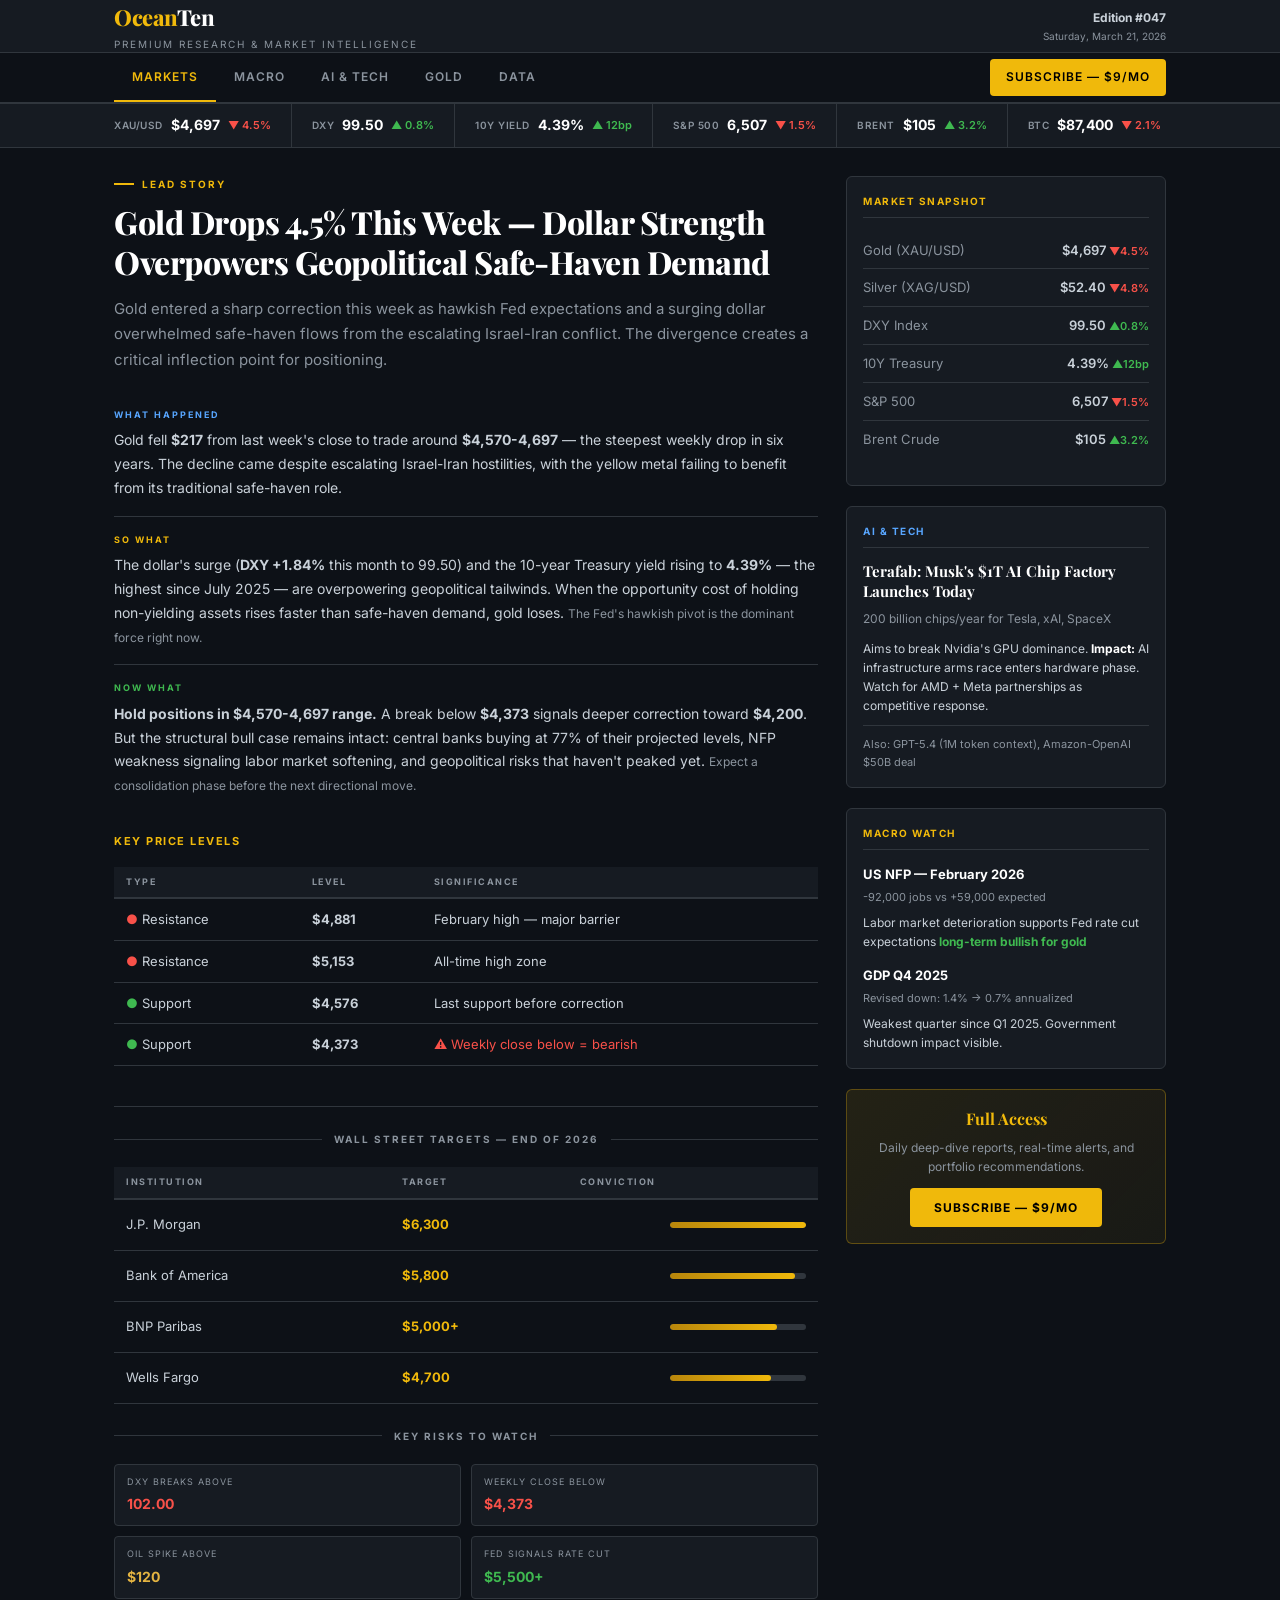
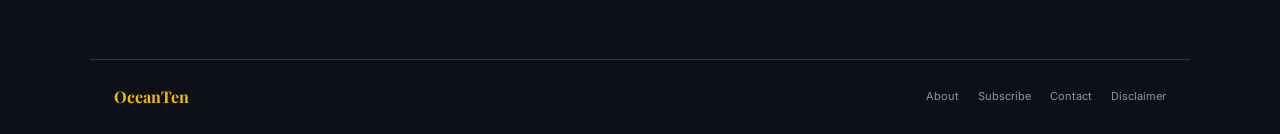
<file: MOCKUP_BLOOMBERG.html>
<!DOCTYPE html>
<html lang="en">
<head>
<meta charset="UTF-8"/>
<meta name="viewport" content="width=device-width, initial-scale=1.0"/>
<title>Ocean Ten — Premium Research</title>
<link rel="preconnect" href="https://fonts.googleapis.com"/>
<link href="https://fonts.googleapis.com/css2?family=Playfair+Display:wght@400;500;600;700;800;900&family=Inter:wght@300;400;500;600;700&family=Noto+Sans+Thai:wght@400;500;600;700&display=swap" rel="stylesheet"/>
<style>
:root{
--bg:#0d1117;--surface:#161b22;--border:#30363d;--gold:#f0b90b;--gold-dim:#b8860b;
--blue:#58a6ff;--red:#f85149;--green:#3fb950;--text:#c9d1d9;--muted:#8b949e;
--white:#ffffff;
}
*{margin:0;padding:0;box-sizing:border-box}
body{font-family:'Inter','Noto Sans Thai',sans-serif;background:var(--bg);color:var(--text);line-height:1.6;font-size:15px}

/* HEADER */
.top-bar{background:var(--surface);border-bottom:1px solid var(--border);padding:0}
.top-bar-inner{max-width:1100px;margin:0 auto;padding:0 24px;display:flex;align-items:center;justify-content:space-between;height:52px}
.brand{font-family:'Playfair Display',serif;font-size:22px;font-weight:800;color:var(--gold);letter-spacing:-0.5px}
.brand span{color:var(--white)}
.tagline{font-size:10px;color:var(--muted);text-transform:uppercase;letter-spacing:2px}
.edition{font-size:11px;color:var(--muted);text-align:right}
.edition strong{color:var(--text);display:block;font-size:12px}
.date-line{font-size:10px;color:var(--muted)}

/* NAV STRIP */
.nav-strip{background:var(--bg);border-bottom:1px solid var(--border)}
.nav-inner{max-width:1100px;margin:0 auto;padding:0 24px;display:flex;align-items:center;gap:0}
.nav-item{padding:14px 18px;font-size:12px;font-weight:600;color:var(--muted);text-transform:uppercase;letter-spacing:1px;border-bottom:2px solid transparent;cursor:pointer;transition:all .15s}
.nav-item:hover{color:var(--text)}
.nav-item.active{color:var(--gold);border-bottom-color:var(--gold)}
.nav-item.cta{background:var(--gold);color:#000;margin-left:auto;border-radius:4px;padding:8px 16px}

/* MAIN LAYOUT */
.main{max-width:1100px;margin:0 auto;padding:28px 24px 60px;display:grid;grid-template-columns:1fr 320px;gap:28px}

/* LEAD STORY */
.lead-story{border-bottom:1px solid var(--border);padding-bottom:24px;margin-bottom:24px}
.lead-label{font-size:10px;font-weight:700;color:var(--gold);text-transform:uppercase;letter-spacing:2px;margin-bottom:10px;display:flex;align-items:center;gap:8px}
.lead-label::before{content:'';width:20px;height:2px;background:var(--gold)}
.lead-headline{font-family:'Playfair Display',serif;font-size:32px;font-weight:800;color:var(--white);line-height:1.25;margin-bottom:14px;letter-spacing:-0.5px}
.lead-sub{font-size:15px;color:var(--muted);line-height:1.7;margin-bottom:20px}

/* ANALYSIS SECTIONS */
.analysis-grid{display:grid;grid-template-columns:1fr 1fr;gap:20px;margin-bottom:24px}
.analysis-card{background:var(--surface);border:1px solid var(--border);border-radius:6px;padding:18px}
.analysis-card-label{font-size:9px;font-weight:700;color:var(--gold);text-transform:uppercase;letter-spacing:2px;margin-bottom:8px}
.analysis-card-title{font-family:'Playfair Display',serif;font-size:17px;font-weight:700;color:var(--white);margin-bottom:10px;line-height:1.3}
.analysis-card-body{font-size:13px;color:var(--muted);line-height:1.7}
.analysis-card-body strong{color:var(--text)}

/* WHAT-SO WHAT-NOW WHAT */
.tier{padding:16px 0;border-bottom:1px solid var(--border)}
.tier:last-child{border-bottom:none}
.tier-label{font-size:9px;font-weight:700;text-transform:uppercase;letter-spacing:2px;margin-bottom:6px}
.tier-label.what{color:var(--blue)}
.tier-label.so-what{color:var(--gold)}
.tier-label.now-what{color:var(--green)}
.tier-text{font-size:14px;color:var(--text);line-height:1.7}
.tier-text small{color:var(--muted);font-size:12px}

/* DATA TABLE */
.data-table{width:100%;border-collapse:collapse;margin:16px 0;font-size:13px}
.data-table th{text-align:left;font-size:9px;font-weight:700;color:var(--muted);text-transform:uppercase;letter-spacing:1.5px;padding:8px 12px;border-bottom:2px solid var(--border);background:var(--surface)}
.data-table td{padding:10px 12px;border-bottom:1px solid var(--border);vertical-align:middle}
.data-table tr:hover td{background:rgba(255,255,255,.02)}
.data-table .positive{color:var(--green)}
.data-table .negative{color:var(--red)}
.data-table .neutral{color:var(--muted)}

/* MINI BAR CHART */
.bar-chart{margin:12px 0}
.bar-row{display:flex;align-items:center;gap:10px;margin-bottom:6px;font-size:12px}
.bar-label{min-width:80px;color:var(--muted)}
.bar-track{flex:1;height:6px;background:var(--border);border-radius:3px;overflow:hidden}
.bar-fill{height:100%;border-radius:3px}
.bar-fill.gold{background:linear-gradient(90deg,var(--gold-dim),var(--gold))}
.bar-fill.green{background:var(--green)}
.bar-fill.red{background:var(--red)}
.bar-fill.blue{background:var(--blue)}
.bar-value{min-width:50px;text-align:right;font-weight:600;color:var(--text)}

/* SIDEBAR */
.sidebar{display:flex;flex-direction:column;gap:20px}
.side-card{background:var(--surface);border:1px solid var(--border);border-radius:6px;padding:16px}
.side-card-title{font-size:10px;font-weight:700;color:var(--gold);text-transform:uppercase;letter-spacing:1.5px;margin-bottom:14px;padding-bottom:8px;border-bottom:1px solid var(--border)}
.side-card-title.blue{color:var(--blue)}
.side-card-title.green{color:var(--green)}

/* MARKET TICKER STRIP */
.ticker-strip{background:var(--surface);border-top:1px solid var(--border);border-bottom:1px solid var(--border);padding:0}
.ticker-inner{max-width:1100px;margin:0 auto;padding:0 24px;display:flex;align-items:center;overflow-x:auto;gap:0}
.ticker-item{flex-shrink:0;display:flex;align-items:center;gap:8px;padding:10px 20px 10px 0;border-right:1px solid var(--border);margin-right:20px}
.ticker-item:last-child{border-right:none}
.ticker-label{font-size:10px;color:var(--muted);font-weight:600;letter-spacing:.5px}
.ticker-value{font-size:14px;font-weight:700;color:var(--white)}
.ticker-change{font-size:11px;font-weight:600}
.ticker-change.up{color:var(--green)}
.ticker-change.dn{color:var(--red)}

/* COMPARISON TABLE */
.comp-table{width:100%;border-collapse:collapse;font-size:12px}
.comp-table th{text-align:left;font-size:9px;font-weight:700;color:var(--muted);text-transform:uppercase;letter-spacing:1px;padding:6px 10px;border-bottom:1px solid var(--border);background:var(--surface)}
.comp-table td{padding:8px 10px;border-bottom:1px solid rgba(255,255,255,.05);color:var(--text)}
.comp-table tr:hover td{background:rgba(255,255,255,.02)}

/* PREMIUM CTA */
.premium-cta{background:linear-gradient(135deg,rgba(240,185,11,.1) 0%,rgba(240,185,11,.05) 100%);border:1px solid rgba(240,185,11,.3);border-radius:6px;padding:16px;text-align:center}
.premium-cta-title{font-family:'Playfair Display',serif;font-size:16px;font-weight:700;color:var(--gold);margin-bottom:6px}
.premium-cta-text{font-size:12px;color:var(--muted);margin-bottom:12px}
.premium-btn{display:inline-block;background:var(--gold);color:#000;font-size:12px;font-weight:700;padding:10px 24px;border-radius:4px;cursor:pointer;text-transform:uppercase;letter-spacing:1px}

/* SECTION DIVIDER */
.section-div{margin:20px 0;display:flex;align-items:center;gap:12px}
.section-div-line{flex:1;height:1px;background:var(--border)}
.section-div-text{font-size:10px;font-weight:700;color:var(--muted);text-transform:uppercase;letter-spacing:2px}

/* IMPACT MATRIX */
.impact-grid{display:grid;grid-template-columns:1fr 1fr;gap:10px}
.impact-item{background:var(--surface);border:1px solid var(--border);border-radius:4px;padding:10px 12px}
.impact-item-label{font-size:9px;color:var(--muted);text-transform:uppercase;letter-spacing:1px;margin-bottom:4px}
.impact-item-value{font-size:14px;font-weight:700}
.impact-item-value.red{color:var(--red)}
.impact-item-value.green{color:var(--green)}
.impact-item-value.yellow{color:#e3b341}

/* FOOTER */
.footer{max-width:1100px;margin:0 auto;padding:24px;border-top:1px solid var(--border);display:flex;justify-content:space-between;align-items:center}
.footer-brand{font-family:'Playfair Display',serif;font-size:16px;font-weight:700;color:var(--gold)}
.footer-links{font-size:11px;color:var(--muted)}
.footer-links a{color:var(--muted);text-decoration:none;margin-left:16px}
.footer-links a:hover{color:var(--text)}

@media(max-width:768px){
.main{grid-template-columns:1fr}
.analysis-grid{grid-template-columns:1fr}
.lead-headline{font-size:24px}
.impact-grid{grid-template-columns:1fr 1fr}
}
</style>
</head>
<body>

<!-- TOP BAR -->
<div class="top-bar">
<div class="top-bar-inner">
<div>
<div class="brand">Ocean<span>Ten</span></div>
<div class="tagline">Premium Research &amp; Market Intelligence</div>
</div>
<div class="edition">
<strong>Edition #047</strong>
<div class="date-line">Saturday, March 21, 2026</div>
</div>
</div>
</div>

<!-- NAV STRIP -->
<div class="nav-strip">
<div class="nav-inner">
<div class="nav-item active">Markets</div>
<div class="nav-item">Macro</div>
<div class="nav-item">AI &amp; Tech</div>
<div class="nav-item">Gold</div>
<div class="nav-item">Data</div>
<div class="nav-item cta">Subscribe — $9/mo</div>
</div>
</div>

<!-- TICKER STRIP -->
<div class="ticker-strip">
<div class="ticker-inner">
<div class="ticker-item">
<span class="ticker-label">XAU/USD</span>
<span class="ticker-value">$4,697</span>
<span class="ticker-change dn">▼ 4.5%</span>
</div>
<div class="ticker-item">
<span class="ticker-label">DXY</span>
<span class="ticker-value">99.50</span>
<span class="ticker-change up">▲ 0.8%</span>
</div>
<div class="ticker-item">
<span class="ticker-label">10Y YIELD</span>
<span class="ticker-value">4.39%</span>
<span class="ticker-change up">▲ 12bp</span>
</div>
<div class="ticker-item">
<span class="ticker-label">S&amp;P 500</span>
<span class="ticker-value">6,507</span>
<span class="ticker-change dn">▼ 1.5%</span>
</div>
<div class="ticker-item">
<span class="ticker-label">BRENT</span>
<span class="ticker-value">$105</span>
<span class="ticker-change up">▲ 3.2%</span>
</div>
<div class="ticker-item">
<span class="ticker-label">BTC</span>
<span class="ticker-value">$87,400</span>
<span class="ticker-change dn">▼ 2.1%</span>
</div>
</div>
</div>

<!-- MAIN CONTENT -->
<div class="main">

<!-- LEFT COLUMN -->
<div>

<!-- LEAD STORY -->
<div class="lead-story">
<div class="lead-label">Lead Story</div>
<div class="lead-headline">Gold Drops 4.5% This Week — Dollar Strength Overpowers Geopolitical Safe-Haven Demand</div>
<div class="lead-sub">Gold entered a sharp correction this week as hawkish Fed expectations and a surging dollar overwhelmed safe-haven flows from the escalating Israel-Iran conflict. The divergence creates a critical inflection point for positioning.</div>

<!-- WHAT / SO WHAT / NOW WHAT -->
<div style="margin-top:20px">
<div class="tier">
<div class="tier-label what">What Happened</div>
<div class="tier-text">Gold fell <strong>$217</strong> from last week's close to trade around <strong>$4,570-4,697</strong> — the steepest weekly drop in six years. The decline came despite escalating Israel-Iran hostilities, with the yellow metal failing to benefit from its traditional safe-haven role.</div>
</div>
<div class="tier">
<div class="tier-label so-what">So What</div>
<div class="tier-text">The dollar's surge (<strong>DXY +1.84%</strong> this month to 99.50) and the 10-year Treasury yield rising to <strong>4.39%</strong> — the highest since July 2025 — are overpowering geopolitical tailwinds. When the opportunity cost of holding non-yielding assets rises faster than safe-haven demand, gold loses. <small>The Fed's hawkish pivot is the dominant force right now.</small></div>
</div>
<div class="tier">
<div class="tier-label now-what">Now What</div>
<div class="tier-text"><strong>Hold positions in $4,570-4,697 range.</strong> A break below <strong>$4,373</strong> signals deeper correction toward <strong>$4,200</strong>. But the structural bull case remains intact: central banks buying at 77% of their projected levels, NFP weakness signaling labor market softening, and geopolitical risks that haven't peaked yet. <small>Expect a consolidation phase before the next directional move.</small></div>
</div>
</div>

<!-- KEY LEVELS -->
<div style="margin-top:20px">
<div style="font-size:11px;font-weight:700;color:var(--gold);text-transform:uppercase;letter-spacing:1.5px;margin-bottom:10px">Key Price Levels</div>
<table class="data-table">
<tr>
<th>Type</th><th>Level</th><th>Significance</th>
</tr>
<tr>
<td><span style="color:var(--red)">●</span> Resistance</td>
<td style="font-weight:700">$4,881</td>
<td> February high — major barrier</td>
</tr>
<tr>
<td><span style="color:var(--red)">●</span> Resistance</td>
<td style="font-weight:700">$5,153</td>
<td> All-time high zone</td>
</tr>
<tr>
<td><span style="color:var(--green)">●</span> Support</td>
<td style="font-weight:700">$4,576</td>
<td> Last support before correction</td>
</tr>
<tr>
<td><span style="color:var(--green)">●</span> Support</td>
<td style="font-weight:700">$4,373</td>
<td style="color:var(--red)">⚠ Weekly close below = bearish</td>
</tr>
</table>
</div>

</div><!-- end lead story -->

<!-- ANALYST TARGETS -->
<div>
<div class="section-div"><div class="section-div-line"></div><div class="section-div-text">Wall Street Targets — End of 2026</div><div class="section-div-line"></div></div>
<table class="data-table">
<tr>
<th>Institution</th><th>Target</th><th>Conviction</th>
</tr>
<tr>
<td>J.P. Morgan</td>
<td style="font-weight:700;color:var(--gold)">$6,300</td>
<td><div class="bar-chart"><div class="bar-row"><div class="bar-label"></div><div class="bar-track"><div class="bar-fill gold" style="width:100%"></div></div></div></div></td>
</tr>
<tr>
<td>Bank of America</td>
<td style="font-weight:700;color:var(--gold)">$5,800</td>
<td><div class="bar-chart"><div class="bar-row"><div class="bar-label"></div><div class="bar-track"><div class="bar-fill gold" style="width:92%"></div></div></div></div></td>
</tr>
<tr>
<td>BNP Paribas</td>
<td style="font-weight:700;color:var(--gold)">$5,000+</td>
<td><div class="bar-chart"><div class="bar-row"><div class="bar-label"></div><div class="bar-track"><div class="bar-fill gold" style="width:79%"></div></div></div></div></td>
</tr>
<tr>
<td>Wells Fargo</td>
<td style="font-weight:700;color:var(--gold)">$4,700</td>
<td><div class="bar-chart"><div class="bar-row"><div class="bar-label"></div><div class="bar-track"><div class="bar-fill gold" style="width:74%"></div></div></div></div></td>
</tr>
</table>
</div>

<!-- RISK SECTION -->
<div style="margin-top:24px">
<div class="section-div"><div class="section-div-line"></div><div class="section-div-text">Key Risks to Watch</div><div class="section-div-line"></div></div>
<div class="impact-grid">
<div class="impact-item">
<div class="impact-item-label">DXY breaks above</div>
<div class="impact-item-value red">102.00</div>
</div>
<div class="impact-item">
<div class="impact-item-label">Weekly close below</div>
<div class="impact-item-value red">$4,373</div>
</div>
<div class="impact-item">
<div class="impact-item-label">Oil spike above</div>
<div class="impact-item-value yellow">$120</div>
</div>
<div class="impact-item">
<div class="impact-item-label">Fed signals rate cut</div>
<div class="impact-item-value green">$5,500+</div>
</div>
</div>
</div>

</div><!-- end left -->

<!-- RIGHT SIDEBAR -->
<div class="sidebar">

<!-- MARKET OVERVIEW -->
<div class="side-card">
<div class="side-card-title">Market Snapshot</div>
<div style="margin-bottom:12px">
<div style="display:flex;justify-content:space-between;padding:8px 0;border-bottom:1px solid var(--border);font-size:13px">
<span style="color:var(--muted)">Gold (XAU/USD)</span>
<span style="font-weight:600">$4,697 <span class="ticker-change dn">▼4.5%</span></span>
</div>
<div style="display:flex;justify-content:space-between;padding:8px 0;border-bottom:1px solid var(--border);font-size:13px">
<span style="color:var(--muted)">Silver (XAG/USD)</span>
<span style="font-weight:600">$52.40 <span class="ticker-change dn">▼4.8%</span></span>
</div>
<div style="display:flex;justify-content:space-between;padding:8px 0;border-bottom:1px solid var(--border);font-size:13px">
<span style="color:var(--muted)">DXY Index</span>
<span style="font-weight:600">99.50 <span class="ticker-change up">▲0.8%</span></span>
</div>
<div style="display:flex;justify-content:space-between;padding:8px 0;border-bottom:1px solid var(--border);font-size:13px">
<span style="color:var(--muted)">10Y Treasury</span>
<span style="font-weight:600">4.39% <span class="ticker-change up">▲12bp</span></span>
</div>
<div style="display:flex;justify-content:space-between;padding:8px 0;border-bottom:1px solid var(--border);font-size:13px">
<span style="color:var(--muted)">S&amp;P 500</span>
<span style="font-weight:600">6,507 <span class="ticker-change dn">▼1.5%</span></span>
</div>
<div style="display:flex;justify-content:space-between;padding:8px 0;font-size:13px">
<span style="color:var(--muted)">Brent Crude</span>
<span style="font-weight:600">$105 <span class="ticker-change up">▲3.2%</span></span>
</div>
</div>
</div>

<!-- AI & TECH -->
<div class="side-card">
<div class="side-card-title blue">AI &amp; Tech</div>
<div style="font-family:'Playfair Display',serif;font-size:15px;font-weight:700;color:var(--white);margin-bottom:8px;line-height:1.3">Terafab: Musk's $1T AI Chip Factory Launches Today</div>
<div style="font-size:12px;color:var(--muted);margin-bottom:10px">200 billion chips/year for Tesla, xAI, SpaceX</div>
<div style="font-size:12px;color:var(--text);line-height:1.6">Aims to break Nvidia's GPU dominance. <strong style="color:var(--white)">Impact:</strong> AI infrastructure arms race enters hardware phase. Watch for AMD + Meta partnerships as competitive response.</div>
<div style="margin-top:10px;padding-top:10px;border-top:1px solid var(--border)">
<div style="font-size:11px;color:var(--muted)">Also: GPT-5.4 (1M token context), Amazon-OpenAI $50B deal</div>
</div>
</div>

<!-- MACRO WATCH -->
<div class="side-card">
<div class="side-card-title">Macro Watch</div>
<div style="margin-bottom:14px">
<div style="font-size:13px;font-weight:700;color:var(--white);margin-bottom:4px">US NFP — February 2026</div>
<div style="font-size:11px;color:var(--muted)">-92,000 jobs vs +59,000 expected</div>
<div style="font-size:12px;color:var(--text);margin-top:6px">Labor market deterioration supports Fed rate cut expectations <strong style="color:var(--green)">long-term bullish for gold</strong></div>
</div>
<div>
<div style="font-size:13px;font-weight:700;color:var(--white);margin-bottom:4px">GDP Q4 2025</div>
<div style="font-size:11px;color:var(--muted)">Revised down: 1.4% → 0.7% annualized</div>
<div style="font-size:12px;color:var(--text);margin-top:6px">Weakest quarter since Q1 2025. Government shutdown impact visible.</div>
</div>
</div>

<!-- PREMIUM CTA -->
<div class="premium-cta">
<div class="premium-cta-title">Full Access</div>
<div class="premium-cta-text">Daily deep-dive reports, real-time alerts, and portfolio recommendations.</div>
<div class="premium-btn">Subscribe — $9/mo</div>
</div>

</div><!-- end sidebar -->

</div><!-- end main -->

<!-- FOOTER -->
<div class="footer">
<div class="footer-brand">OceanTen</div>
<div class="footer-links">
<a href="#">About</a>
<a href="#">Subscribe</a>
<a href="#">Contact</a>
<a href="#">Disclaimer</a>
</div>
</div>

</body>
</html>
</file>
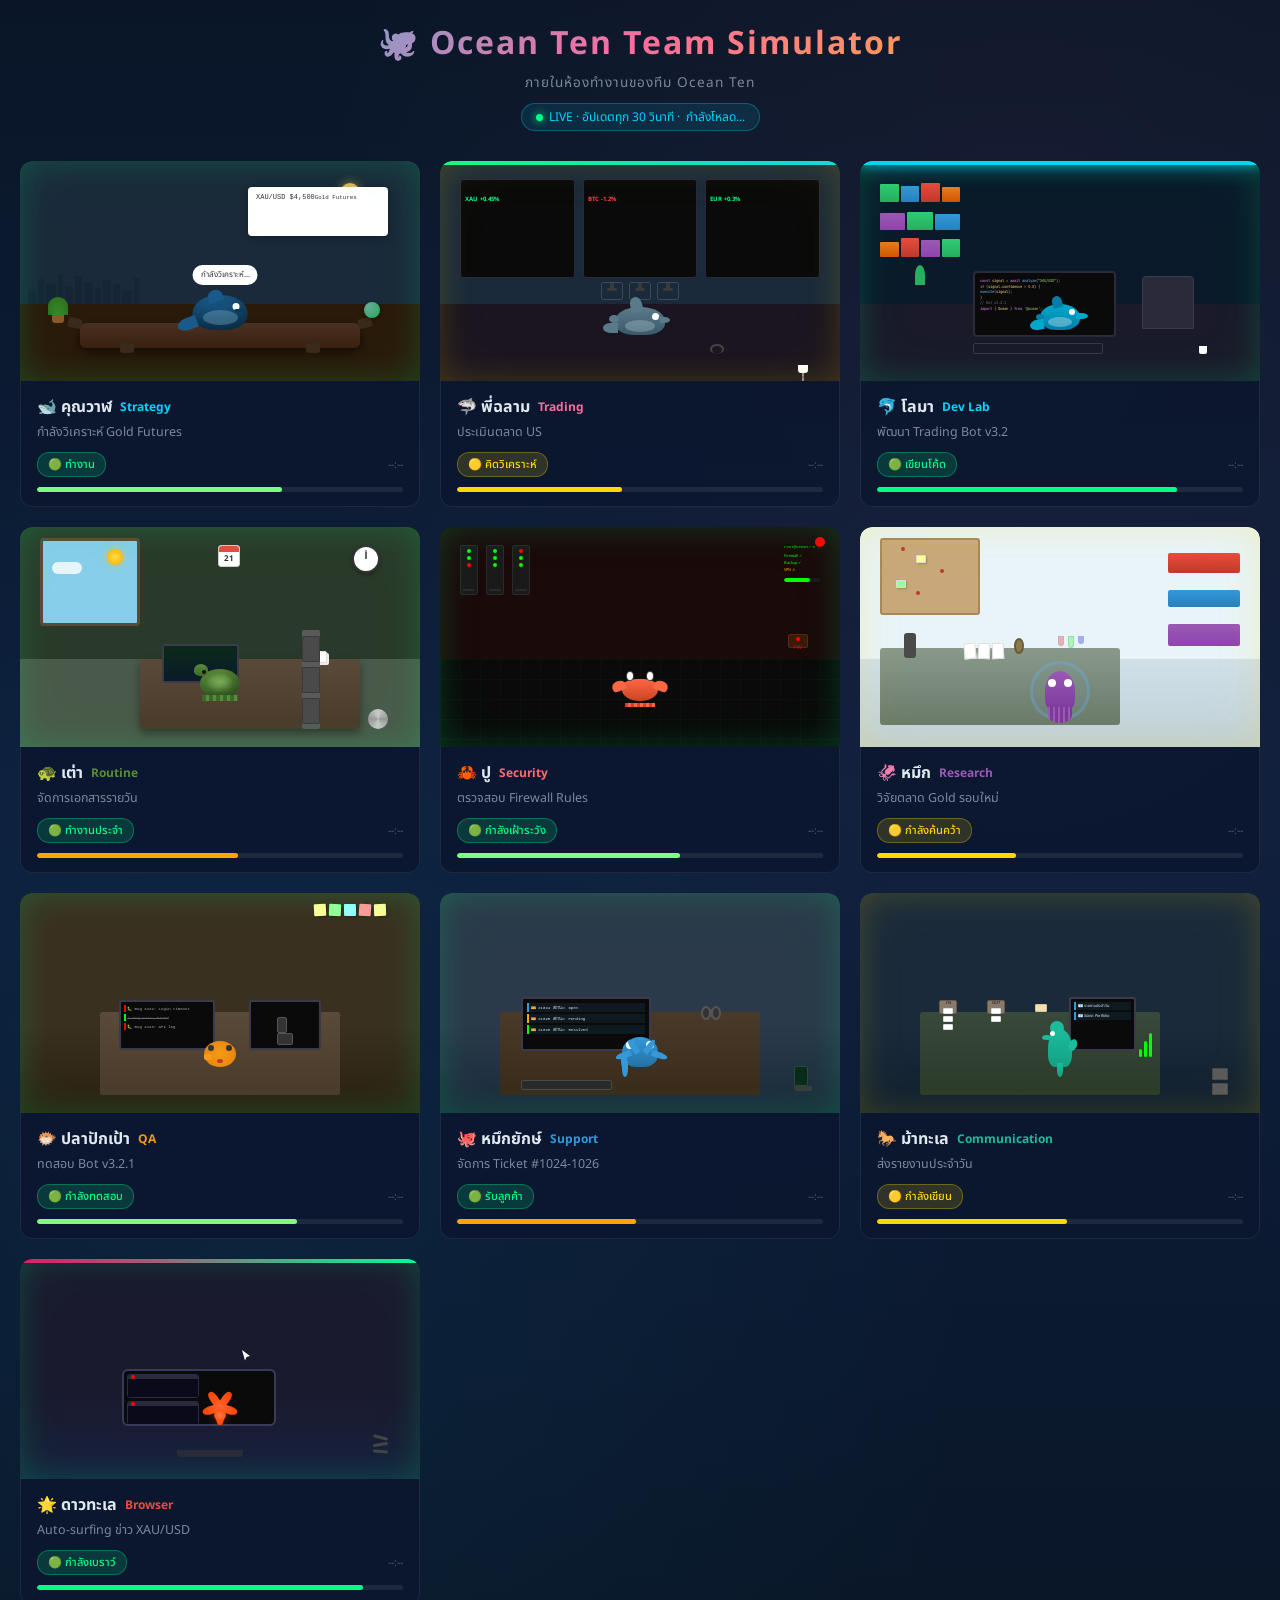
<file: status.html>
<!DOCTYPE html>
<html lang="th">
<head>
<meta charset="UTF-8">
<meta name="viewport" content="width=device-width, initial-scale=1.0">
<title>🐙 Ocean Ten Team Simulator</title>
<style>
@import url("https://fonts.googleapis.com/css2?family=Noto+Sans+Thai:wght@300;400;500;700&family=JetBrains+Mono:wght@400;600&display=swap");
:root{--ocean-dark:#0a1628;--neon-blue:#00d4ff;--neon-green:#00ff88;--neon-pink:#ff6b9d;--gold:#ffd700;--text:#e0e8f0;--text-dim:#7a8a9a}
*{box-sizing:border-box;margin:0;padding:0}
body{background:var(--ocean-dark);background-image:radial-gradient(ellipse at 20% 80%,rgba(0,212,255,0.05) 0%,transparent 50%),radial-gradient(ellipse at 80% 20%,rgba(255,107,157,0.05) 0%,transparent 50%),linear-gradient(180deg,#0a1628 0%,#0d1f3c 50%,#0a1628 100%);font-family:"Noto Sans Thai",sans-serif;color:var(--text);min-height:100vh;padding:20px;overflow-x:hidden}
.header{text-align:center;margin-bottom:30px;position:relative;z-index:1}
.header h1{font-size:2rem;font-weight:700;background:linear-gradient(135deg,var(--neon-blue),var(--neon-pink),var(--gold));-webkit-background-clip:text;-webkit-text-fill-color:transparent;background-clip:text;letter-spacing:2px;margin-bottom:5px}
.header p{color:var(--text-dim);font-size:0.85rem;letter-spacing:1px}
.live-indicator{display:inline-flex;align-items:center;gap:6px;background:rgba(0,212,255,0.1);border:1px solid rgba(0,212,255,0.3);padding:4px 14px;border-radius:20px;margin-top:10px;font-size:0.75rem;color:var(--neon-blue)}
.live-dot{width:7px;height:7px;background:var(--neon-green);border-radius:50%;animation:pulse 1.5s ease-in-out infinite;box-shadow:0 0 8px var(--neon-green)}

/* NOW WORKING STRIP */
.now-working-header{
  background:linear-gradient(135deg,rgba(0,212,255,0.08),rgba(255,107,157,0.05));
  border:1px solid rgba(0,212,255,0.2);
  border-radius:12px;
  padding:12px 16px;
  margin-bottom:20px;
  max-width:1600px;
  margin-left:auto;
  margin-right:auto;
  animation:slideDown .3s ease-out
}
@keyframes slideDown{from{opacity:0;transform:translateY(-10px)}to{opacity:1;transform:translateY(0)}}
.now-working-title{
  font-size:.75rem;
  font-weight:700;
  color:var(--neon-blue);
  text-transform:uppercase;
  letter-spacing:1.5px;
  margin-bottom:10px;
}
.now-working-list{
  display:flex;
  flex-wrap:wrap;
  gap:10px;
}
.now-working-item{
  display:flex;
  align-items:center;
  gap:8px;
  background:rgba(0,0,0,.3);
  border:1px solid rgba(255,255,255,.08);
  border-radius:20px;
  padding:6px 14px;
  font-size:.78rem;
  animation:popIn .3s ease-out
}
@keyframes popIn{from{opacity:0;transform:scale(.8)}to{opacity:1;transform:scale(1)}}
.now-working-item.working{border-color:rgba(0,255,136,.3);color:var(--neon-green)}
.now-working-item.thinking{border-color:rgba(255,215,0,.3);color:var(--gold)}
.now-working-item .agent-icon{font-size:1rem}
.now-working-item .agent-task{color:var(--text-dim)}

/* Active room highlight */
.room-card.active-room{
  border:2px solid var(--neon-green);
  box-shadow:0 0 20px rgba(0,255,136,.15),0 0 40px rgba(0,255,136,.05);
  animation:roomGlow 2s ease-in-out infinite alternate
}
.room-card.thinking-room{
  border:2px solid var(--gold);
  box-shadow:0 0 20px rgba(255,215,0,.15),0 0 40px rgba(255,215,0,.05);
}
@keyframes roomGlow{from{box-shadow:0 0 15px rgba(0,255,136,.1)}to{box-shadow:0 0 25px rgba(0,255,136,.2)}}
@keyframes pulse{0%,100%{opacity:1;transform:scale(1)}50%{opacity:0.5;transform:scale(0.8)}}
.grid{display:grid;grid-template-columns:repeat(auto-fit,minmax(380px,1fr));gap:20px;max-width:1600px;margin:0 auto;position:relative;z-index:1}
.room-card{border-radius:12px;overflow:hidden;transition:all 0.3s ease}
.room-card:hover{transform:translateY(-3px);box-shadow:0 12px 40px rgba(0,0,0,0.4)}
.room{position:relative;height:220px;overflow:hidden;border-radius:12px 12px 0 0}
.room::after{content:"";position:absolute;inset:0;border-radius:12px 12px 0 0;transition:box-shadow 0.5s ease;pointer-events:none;z-index:20}
.room.working::after{box-shadow:inset 0 0 30px rgba(0,255,136,0.15),inset 0 0 60px rgba(0,255,136,0.05)}
.room.thinking::after{box-shadow:inset 0 0 30px rgba(255,215,0,0.15),inset 0 0 60px rgba(255,215,0,0.05)}
.room.resting::after{box-shadow:inset 0 0 40px rgba(0,0,0,0.6);background:rgba(0,0,0,0.3)}
.room-info{background:rgba(12,24,48,0.95);border:1px solid rgba(255,255,255,0.08);border-top:none;border-radius:0 0 12px 12px;padding:14px 16px}
.room-info .agent-name{font-size:1rem;font-weight:700;margin-bottom:4px;display:flex;align-items:center;gap:8px}
.room-info .agent-task{font-size:0.78rem;color:var(--text-dim);margin-bottom:10px;white-space:nowrap;overflow:hidden;text-overflow:ellipsis}
.room-info .agent-meta{display:flex;justify-content:space-between;align-items:center}
.status-badge{display:inline-flex;align-items:center;gap:5px;font-size:0.7rem;padding:3px 10px;border-radius:12px;font-weight:500}
.status-badge.working{background:rgba(0,255,136,0.15);color:var(--neon-green);border:1px solid rgba(0,255,136,0.3)}
.status-badge.thinking{background:rgba(255,215,0,0.15);color:var(--gold);border:1px solid rgba(255,215,0,0.3)}
.status-badge.resting{background:rgba(255,255,255,0.05);color:var(--text-dim);border:1px solid rgba(255,255,255,0.1)}
.progress-bar-container{width:100%;height:5px;background:rgba(255,255,255,0.08);border-radius:3px;margin-top:10px;overflow:hidden}
.progress-bar{height:100%;border-radius:3px;transition:width 0.8s ease,background 0.5s ease}
.p0{background:var(--text-dim)}.p1{background:#ff6b6b}.p2{background:#ffa500}.p3{background:var(--gold)}.p4{background:#7dff7d}.p5{background:var(--neon-green)}
.updated-time{font-size:0.65rem;color:var(--text-dim);opacity:0.6}
</style>
</head>
<body>
<div class="header">
<h1>🐙 Ocean Ten Team Simulator</h1>
<p>ภายในห้องทำงานของทีม Ocean Ten</p>
<div class="live-indicator"><span class="live-dot"></span>LIVE · อัปเดตทุก 30 วินาที · <span id="last-updated">กำลังโหลด...</span></div>
</div>

<!-- NOW WORKING - Only show active agents -->
<div class="now-working-header" id="now-working-header" style="display:none">
  <div class="now-working-title">⚡ กำลังทำงานตอนนี้</div>
  <div class="now-working-list" id="now-working-list"></div>
</div>

<div class="grid">
<div class="room-card" id="card-whale">
<div class="room working" id="whale-room">
<div class="window-backdrop"><div class="window-moon"></div>
<div class="city-skyline">
<div class="city-b" style="height:15px;width:8px"></div><div class="city-b" style="height:25px;width:6px"></div>
<div class="city-b" style="height:20px;width:10px"></div><div class="city-b" style="height:30px;width:5px"></div>
<div class="city-b" style="height:18px;width:8px"></div><div class="city-b" style="height:28px;width:7px"></div>
<div class="city-b" style="height:22px;width:9px"></div><div class="city-b" style="height:16px;width:6px"></div>
<div class="city-b" style="height:24px;width:8px"></div><div class="city-b" style="height:20px;width:7px"></div>
<div class="city-b" style="height:14px;width:10px"></div><div class="city-b" style="height:26px;width:5px"></div>
</div></div>
<div class="meeting-table"></div>
<div class="chair c1"></div><div class="chair c2"></div><div class="chair c3"></div><div class="chair c4"></div>
<div class="whiteboard"><div class="whiteboard-text">XAU/USD $4,500<small>Gold Futures</small></div></div>
<div class="globe-deco"></div>
<div class="plant-deco"><div class="plant-leaves"></div><div class="plant-pot"></div></div>
<div class="whale-char"><div class="thought-bubble">กำลังวิเคราะห์...</div>
<div class="whale-body"><div class="whale-belly"></div><div class="whale-eye"></div><div class="whale-mouth"></div><div class="whale-tail"></div><div class="whale-fin"></div></div>
</div>
</div>
<div class="room-info"><div class="agent-name">🐋 คุณวาฬ <span style="font-size:0.75rem;color:var(--neon-blue)">Strategy</span></div>
<div class="agent-task" id="task-whale">กำลังวิเคราะห์ Gold Futures</div>
<div class="agent-meta"><span class="status-badge working" id="badge-whale">🟢 ทำงาน</span><span class="updated-time" id="time-whale">--:--</span></div>
<div class="progress-bar-container"><div class="progress-bar p4" id="progress-whale" style="width:67%"></div></div>
</div></div>
<div class="room-card" id="card-shark">
<div class="room thinking" id="shark-room">
<div class="led-strip"></div>
<div class="floor-carpet"></div>
<div class="monitor-wall">
<div class="wall-monitor"><span class="ticker up">XAU +0.45%</span><div class="mini-chart" id="chart1"></div></div>
<div class="wall-monitor"><span class="ticker down">BTC -1.2%</span><div class="mini-chart" id="chart2"></div></div>
<div class="wall-monitor"><span class="ticker up">EUR +0.3%</span><div class="mini-chart" id="chart3"></div></div>
</div>
<div class="trading-desk">
<div class="desk-monitors">
<div class="desk-monitor"><div class="monitor-stand"></div><div class="monitor-base"></div></div>
<div class="desk-monitor"><div class="monitor-stand"></div><div class="monitor-base"></div></div>
<div class="desk-monitor"><div class="monitor-stand"></div><div class="monitor-base"></div></div>
</div>
<div class="headphones"></div>
</div>
<div class="coffee-cup"><div class="coffee-steam"><span></span><span></span><span></span></div></div>
<div class="shark-char">
<div class="shark-body"><div class="shark-belly2"></div><div class="shark-eye2"></div><div class="shark-nose"></div><div class="shark-fin-top"></div><div class="shark-fin-side"></div><div class="shark-tail2"></div></div>
</div>
</div>
<div class="room-info"><div class="agent-name">🦈 พี่ฉลาม <span style="font-size:0.75rem;color:var(--neon-pink)">Trading</span></div>
<div class="agent-task" id="task-shark">ประเมินตลาด US</div>
<div class="agent-meta"><span class="status-badge thinking" id="badge-shark">🟡 คิดวิเคราะห์</span><span class="updated-time" id="time-shark">--:--</span></div>
<div class="progress-bar-container"><div class="progress-bar p3" id="progress-shark" style="width:45%"></div></div>
</div></div>
<div class="room-card" id="card-dolphin">
<div class="room working" id="dolphin-room">
<div class="neon-strip-dev"></div>
<div class="dev-bookshelf">
<div class="shelf-row"><div class="book green"></div><div class="book blue"></div><div class="book red"></div><div class="book orange"></div></div>
<div class="shelf-row"><div class="book purple"></div><div class="book green"></div><div class="book blue"></div></div>
<div class="shelf-row"><div class="book orange"></div><div class="book red"></div><div class="book purple"></div><div class="book green"></div></div>
<div class="shelf-plant"></div>
</div>
<div class="dev-desk">
<div class="dev-main-monitor">
<div class="code-lines"><div class="code-line"><span class="code-kw">const</span> <span class="code-var">signal</span> = <span class="code-kw">await</span> <span class="code-fn">analyze</span>(<span class="code-str">"XAU/USD"</span>);</div>
<div class="code-line"><span class="code-kw">if</span> (<span class="code-var">signal</span>.<span class="code-var">confidence</span> &gt; <span class="code-num">0.8</span>) {</div>
<div class="code-line"><span class="code-fn">execute</span>(<span class="code-var">signal</span>);</div>
<div class="code-line">}</div>
<div class="code-line"><span class="code-cm">// Bot v3.2.1</span></div>
<div class="code-line"><span class="code-kw">import</span> { <span class="code-var">Ocean</span> } <span class="code-kw">from</span> <span class="code-str">'@ocean'</span>;</div>
</div>
</div>
<div class="laptop"></div>
<div class="keyboard"></div>
<div class="coffee-mug"></div>
</div>
<div class="dolphin-char">
<div class="dolphin-body"><div class="dolphin-belly"></div><div class="dolphin-eye"></div><div class="dolphin-snout"></div><div class="dolphin-fin-top"></div><div class="dolphin-fin-side"></div><div class="dolphin-tail"></div></div>
</div>
</div>
<div class="room-info"><div class="agent-name">🐬 โลมา <span style="font-size:0.75rem;color:#00d4ff">Dev Lab</span></div>
<div class="agent-task" id="task-dolphin">พัฒนา Trading Bot v3.2</div>
<div class="agent-meta"><span class="status-badge working" id="badge-dolphin">🟢 เขียนโค้ด</span><span class="updated-time" id="time-dolphin">--:--</span></div>
<div class="progress-bar-container"><div class="progress-bar p5" id="progress-dolphin" style="width:82%"></div></div>
</div></div>
<div class="room-card" id="card-turtle">
<div class="room working" id="turtle-room">
<div class="office-window"><div class="window-sun"></div><div class="window-cloud"></div></div>
<div class="office-clock"><div class="clock-hand hour"></div><div class="clock-hand minute"></div></div>
<div class="calendar"><div class="calendar-header"></div><div class="calendar-day" id="cal-day">21</div></div>
<div class="office-desk">
<div class="office-monitor"><div class="monitor-screen"></div></div>
<div class="paper-stack"></div>
</div>
<div class="office-fan"><div class="fan-blade"></div></div>
<div class="filing-cabinet"><div class="cabinet-drawer"></div><div class="cabinet-drawer"></div><div class="cabinet-drawer"></div></div>
<div class="turtle-char">
<div class="turtle-body"><div class="turtle-shell"></div><div class="turtle-head"></div><div class="turtle-eye"></div><div class="turtle-legs"></div></div>
</div>
</div>
<div class="room-info"><div class="agent-name">🐢 เต่า <span style="font-size:0.75rem;color:#5a8a3a">Routine</span></div>
<div class="agent-task" id="task-turtle">จัดการเอกสารรายวัน</div>
<div class="agent-meta"><span class="status-badge working" id="badge-turtle">🟢 ทำงานประจำ</span><span class="updated-time" id="time-turtle">--:--</span></div>
<div class="progress-bar-container"><div class="progress-bar p2" id="progress-turtle" style="width:55%"></div></div>
</div></div>
<div class="room-card" id="card-crab">
<div class="room working" id="crab-room">
<div class="server-floor"></div>
<div class="server-racks">
<div class="server-rack"><div class="rack-light l1"></div><div class="rack-light l2"></div><div class="rack-light l3"></div><div class="rack-bar"></div></div>
<div class="server-rack"><div class="rack-light l2"></div><div class="rack-light l1"></div><div class="rack-light l2"></div><div class="rack-bar"></div></div>
<div class="server-rack"><div class="rack-light l3"></div><div class="rack-light l2"></div><div class="rack-light l1"></div><div class="rack-bar"></div></div>
</div>
<div class="security-monitors">
<div class="sec-monitor"><div class="terminal-line">root@ocean:~# <span class="blink">_</span></div></div>
<div class="sec-monitor"><div class="sec-dashboard"><div class="dash-item ok">Firewall ✓</div><div class="dash-item ok">Backup ✓</div><div class="dash-item warn">VPN ⚠</div></div></div>
<div class="sec-monitor"><div class="backup-bar"><div class="backup-fill" style="width:73%"></div></div></div>
</div>
<div class="firewall-box"><div class="fw-light"></div><span>FW</span></div>
<div class="warning-light"></div>
<div class="locked-cabinet"></div>
<div class="crab-char">
<div class="crab-body"><div class="crab-eye left"></div><div class="crab-eye right"></div><div class="crab-claw left"></div><div class="crab-claw right"></div><div class="crab-legs"></div></div>
</div>
</div>
<div class="room-info"><div class="agent-name">🦀 ปู <span style="font-size:0.75rem;color:#ff6b6b">Security</span></div>
<div class="agent-task" id="task-crab">ตรวจสอบ Firewall Rules</div>
<div class="agent-meta"><span class="status-badge working" id="badge-crab">🟢 กำลังเฝ้าระวัง</span><span class="updated-time" id="time-crab">--:--</span></div>
<div class="progress-bar-container"><div class="progress-bar p4" id="progress-crab" style="width:61%"></div></div>
</div></div>
<div class="room-card" id="card-squid">
<div class="room thinking" id="squid-room">
<div class="lab-floor"></div>
<div class="lab-bench">
<div class="microscope"></div>
<div class="test-tubes"><div class="tube t1"></div><div class="tube t2"></div><div class="tube t3"></div></div>
<div class="research-papers"><div class="paper"></div><div class="paper"></div><div class="paper"></div></div>
<div class="magnifying-glass"></div>
</div>
<div class="lab-bookshelf">
<div class="lab-book b1"></div><div class="lab-book b2"></div><div class="lab-book b3"></div>
</div>
<div class="cork-board">
<div class="pin p1"></div><div class="pin p2"></div><div class="pin p3"></div>
<div class="cork-note n1"></div><div class="cork-note n2"></div>
</div>
<div class="squid-tank">
<div class="squid-char">
<div class="squid-body"><div class="squid-eye left"></div><div class="squid-eye right"></div><div class="squid-tentacles"></div></div>
<div class="ink-puff"></div>
</div>
</div>
</div>
<div class="room-info"><div class="agent-name">🦑 หมึก <span style="font-size:0.75rem;color:#9b59b6">Research</span></div>
<div class="agent-task" id="task-squid">วิจัยตลาด Gold รอบใหม่</div>
<div class="agent-meta"><span class="status-badge thinking" id="badge-squid">🟡 กำลังค้นคว้า</span><span class="updated-time" id="time-squid">--:--</span></div>
<div class="progress-bar-container"><div class="progress-bar p3" id="progress-squid" style="width:38%"></div></div>
</div></div>
<div class="room-card" id="card-pufferfish">
<div class="room working" id="pufferfish-room">
<div class="qa-floor"></div>
<div class="qa-desk">
<div class="qa-monitor-left"><div class="bug-list"><div class="bug-item">🐛 Bug #442: Login timeout</div><div class="bug-item fixed">✓ Bug #441: Fixed</div><div class="bug-item">🐛 Bug #443: API lag</div></div></div>
<div class="qa-monitor-right"><div class="device-stack"><div class="phone"></div><div class="tablet"></div></div></div>
</div>
<div class="sticky-notes">
<div class="sticky s1"></div><div class="sticky s2"></div><div class="sticky s3"></div><div class="sticky s4"></div>
<div class="sticky s5"></div>
</div>
<div class="pufferfish-char">
<div class="pufferfish-body" id="pufferfish-body"><div class="pf-eye left"></div><div class="pf-eye right"></div><div class="pf-mouth"></div><div class="pf-fins"></div></div>
</div>
</div>
<div class="room-info"><div class="agent-name">🐡 ปลาปักเป้า <span style="font-size:0.75rem;color:#f39c12">QA</span></div>
<div class="agent-task" id="task-pufferfish">ทดสอบ Bot v3.2.1</div>
<div class="agent-meta"><span class="status-badge working" id="badge-pufferfish">🟢 กำลังทดสอบ</span><span class="updated-time" id="time-pufferfish">--:--</span></div>
<div class="progress-bar-container"><div class="progress-bar p4" id="progress-pufferfish" style="width:71%"></div></div>
</div></div>
<div class="room-card" id="card-octopus">
<div class="room working" id="octopus-room">
<div class="support-floor"></div>
<div class="support-desk">
<div class="support-monitor"><div class="ticket-queue"><div class="ticket t1">🎫 #1024 สถานะ: Open</div><div class="ticket t2">🎫 #1025 สถานะ: Pending</div><div class="ticket t3">🎫 #1026 สถานะ: Resolved</div></div></div>
<div class="support-headset"><div class="hs-mic"></div><div class="hs-ear left"></div><div class="hs-ear right"></div></div>
<div class="support-keyboard"></div>
</div>
<div class="info-kiosk"><div class="kiosk-screen"></div><div class="kiosk-base"></div></div>
<div class="phone-headset-desk"></div>
<div class="octopus-char">
<div class="octopus-body"><div class="oct-eye left"></div><div class="oct-eye right"></div>
<div class="oct-arm a1"></div><div class="oct-arm a2"></div><div class="oct-arm a3"></div><div class="oct-arm a4"></div>
<div class="oct-arm a5"></div><div class="oct-arm a6"></div>
</div>
</div>
</div>
<div class="room-info"><div class="agent-name">🐙 หมึกยักษ์ <span style="font-size:0.75rem;color:#3498db">Support</span></div>
<div class="agent-task" id="task-octopus">จัดการ Ticket #1024-1026</div>
<div class="agent-meta"><span class="status-badge working" id="badge-octopus">🟢 รับลูกค้า</span><span class="updated-time" id="time-octopus">--:--</span></div>
<div class="progress-bar-container"><div class="progress-bar p2" id="progress-octopus" style="width:49%"></div></div>
</div></div>
<div class="room-card" id="card-seahorse">
<div class="room thinking" id="seahorse-room">
<div class="comm-floor"></div>
<div class="comm-desk">
<div class="inbox-tray"><div class="tray-label">IN</div><div class="mail m1"></div><div class="mail m2"></div><div class="mail m3"></div></div>
<div class="outbox-tray"><div class="tray-label">OUT</div><div class="mail m4"></div><div class="mail m5"></div></div>
<div class="envelope-stack"></div>
<div class="comm-monitor"><div class="email-ui"><div class="email-item e1">📧 รายงานประจำวัน</div><div class="email-item e2">📧 อัปเดต Portfolio</div></div></div>
<div class="tts-indicator"><div class="wave w1"></div><div class="wave w2"></div><div class="wave w3"></div></div>
</div>
<div class="comm-filing"><div class="filing-drawer"></div><div class="filing-drawer"></div></div>
<div class="seahorse-char">
<div class="seahorse-body"><div class="sh-head"></div><div class="sh-eye"></div><div class="sh-snout"></div><div class="sh-fin"></div><div class="sh-tail"></div></div>
</div>
</div>
<div class="room-info"><div class="agent-name">🐎 ม้าทะเล <span style="font-size:0.75rem;color:#1abc9c">Communication</span></div>
<div class="agent-task" id="task-seahorse">ส่งรายงานประจำวัน</div>
<div class="agent-meta"><span class="status-badge thinking" id="badge-seahorse">🟡 กำลังเขียน</span><span class="updated-time" id="time-seahorse">--:--</span></div>
<div class="progress-bar-container"><div class="progress-bar p3" id="progress-seahorse" style="width:52%"></div></div>
</div></div>
<div class="room-card" id="card-starfish">
<div class="room working" id="starfish-room">
<div class="rgb-strip"></div>
<div class="browser-floor"></div>
<div class="standing-desk">
<div class="curved-monitor"><div class="browser-window b1"><div class="browser-tab"></div><div class="browser-url"></div></div><div class="browser-window b2"><div class="browser-tab"></div><div class="browser-url"></div></div></div>
<div class="standing-base"></div>
</div>
<div class="cable-management"><div class="cable c1"></div><div class="cable c2"></div><div class="cable c3"></div></div>
<div class="mouse-cursor" id="mouse-cursor"></div>
<div class="starfish-char">
<div class="starfish-body" id="starfish-body"><div class="sf-arm a1"></div><div class="sf-arm a2"></div><div class="sf-arm a3"></div><div class="sf-arm a4"></div><div class="sf-arm a5"></div><div class="sf-center"></div></div>
</div>
</div>
<div class="room-info"><div class="agent-name">🌟 ดาวทะเล <span style="font-size:0.75rem;color:#e74c3c">Browser</span></div>
<div class="agent-task" id="task-starfish">Auto-surfing ข่าว XAU/USD</div>
<div class="agent-meta"><span class="status-badge working" id="badge-starfish">🟢 กำลังเบราว์</span><span class="updated-time" id="time-starfish">--:--</span></div>
<div class="progress-bar-container"><div class="progress-bar p5" id="progress-starfish" style="width:89%"></div></div>
</div></div>

</div>

<style>
/* Turtle character */
.turtle-body{width:40px;height:28px;background:linear-gradient(180deg,#5a8a3a 0%,#3a6a2a 100%);border-radius:50% 50% 45% 45%;position:relative;box-shadow:inset -4px -3px 10px rgba(0,0,0,0.3)}
.turtle-shell{position:absolute;top:3px;left:50%;transform:translateX(-50%);width:28px;height:20px;background:radial-gradient(ellipse,#7aaa5a,#4a7a2a);border-radius:50%;box-shadow:inset -2px -2px 6px rgba(0,0,0,0.3)}
.turtle-head{position:absolute;top:-5px;left:-6px;width:14px;height:12px;background:linear-gradient(180deg,#5a8a3a,#3a6a2a);border-radius:50% 50% 40% 40%}
.turtle-eye{position:absolute;top:1px;left:2px;width:4px;height:4px;background:#1a0a00;border-radius:50%}
.turtle-legs{position:absolute;bottom:-4px;left:50%;transform:translateX(-50%);width:36px;height:6px;background:repeating-linear-gradient(90deg,#3a6a2a 0,#3a6a2a 4px,#5a8a3a 4px,#5a8a3a 7px)}
@keyframes turtleWalk{0%,100%{transform:translateX(-50%) translateX(-10px)}50%{transform:translateX(-50%) translateX(10px)}}

/* Starfish character */
.starfish-char{position:absolute;bottom:calc(10% + 20px);left:50%;transform:translateX(-50%);z-index:3;animation:starfishPulse 2s ease-in-out infinite}
.starfish-body{width:36px;height:36px;position:relative;animation:starfishRotate 8s linear infinite}
.sf-center{position:absolute;top:50%;left:50%;transform:translate(-50%,-50%);width:12px;height:12px;background:radial-gradient(circle,#ff7744,#ff4400);border-radius:50%;box-shadow:0 0 8px rgba(255,100,50,0.5)}
.sf-arm{position:absolute;top:50%;left:50%;width:8px;height:20px;background:linear-gradient(180deg,#ff6633,#ff4400);transform-origin:center 2px;border-radius:50% 50% 40% 40%}
.a1{transform:translate(-50%,-50%) rotate(0deg)}.a2{transform:translate(-50%,-50%) rotate(72deg)}.a3{transform:translate(-50%,-50%) rotate(144deg)}.a4{transform:translate(-50%,-50%) rotate(216deg)}.a5{transform:translate(-50%,-50%) rotate(288deg)}
@keyframes starfishPulse{0%,100%{transform:translateX(-50%) scale(1)}50%{transform:translateX(-50%) scale(1.05)}}
@keyframes starfishRotate{0%{transform:rotate(0deg)}100%{transform:rotate(360deg)}}

/* Mini chart SVG lines */
/* ROOM 1: WHALE STRATEGY */
@keyframes whaleFloat{0%,100%{transform:translateX(-50%) translateY(0)}50%{transform:translateX(-50%) translateY(-12px)}}
@keyframes thoughtBubble{0%,100%{opacity:0;transform:scale(0.8) translateY(5px)}20%,80%{opacity:1;transform:scale(1) translateY(0)}}
#whale-room{background:linear-gradient(to bottom,#1a2a3a 0%,#1a2a3a 65%,#2a1a0a 65%,#2a1a0a 100%);border-color:#2a3a4a}
#whale-room .whale-char{position:absolute;bottom:calc(12% + 25px);left:50%;transform:translateX(-50%);z-index:3;animation:whaleFloat 4s ease-in-out infinite}
#whale-room .whale-body{width:55px;height:35px;background:linear-gradient(180deg,#1a5a8a,#0d3a5a);border-radius:60% 60% 50% 50%;position:relative;box-shadow:inset -5px -5px 15px rgba(0,0,0,0.3)}
#whale-room .whale-belly{position:absolute;bottom:5px;left:50%;transform:translateX(-50%);width:35px;height:15px;background:rgba(150,200,220,0.3);border-radius:50%}
#whale-room .whale-eye{position:absolute;top:8px;right:8px;width:7px;height:7px;background:#fff;border-radius:50%}
#whale-room .whale-mouth{position:absolute;top:14px;right:3px;width:10px;height:3px;background:#0d3a5a;border-radius:2px}
#whale-room .whale-tail{position:absolute;bottom:0;left:-15px;width:20px;height:12px;background:#1a5a8a;border-radius:50% 0 0 50%;transform:rotate(-20deg)}
#whale-room .whale-fin{position:absolute;top:-5px;left:15px;width:15px;height:12px;background:#1a5a8a;border-radius:50% 50% 0 0;transform:rotate(-20deg)}
#whale-room .thought-bubble{position:absolute;top:-30px;right:-10px;background:#fff;border-radius:10px;padding:4px 8px;font-size:8px;color:#333;white-space:nowrap;animation:thoughtBubble 8s ease-in-out infinite;z-index:5}
#whale-room .meeting-table{position:absolute;bottom:15%;left:50%;transform:translateX(-50%);width:70%;height:25px;background:linear-gradient(180deg,#4a3020,#3a2010);border-radius:6px;box-shadow:0 4px 8px rgba(0,0,0,0.5)}
#whale-room .chair{position:absolute;bottom:calc(15% + 20px);width:14px;height:10px;background:#3a2a1a;border-radius:3px}
#whale-room .chair.c1{left:12%;transform:rotate(15deg)}#whale-room .chair.c2{right:12%;transform:rotate(-15deg)}
#whale-room .chair.c3{left:25%;bottom:calc(15% - 5px)}#whale-room .chair.c4{right:25%;bottom:calc(15% - 5px)}
#whale-room .city-skyline{position:absolute;bottom:35%;left:0;right:0;height:30%;display:flex;align-items:flex-end;padding:0 8px;opacity:0.3}
#whale-room .city-b{background:#0a1a2a;margin-right:2px;flex-shrink:0}
#whale-room .window-moon{position:absolute;top:10%;right:15%;width:20px;height:20px;background:radial-gradient(circle,#ffdd88,#ddaa44);border-radius:50%;box-shadow:0 0 10px rgba(255,220,100,0.5)}
#whale-room .whiteboard{position:absolute;top:12%;right:8%;width:35%;height:22%;background:#fff;border-radius:4px;box-shadow:0 2px 8px rgba(0,0,0,0.3)}
#whale-room .whiteboard-text{font-size:7px;color:#333;padding:6px 8px;font-family:monospace}
#whale-room .globe-deco{position:absolute;bottom:calc(15% + 30px);right:10%;width:16px;height:16px;background:radial-gradient(circle at 30% 30%,#6a9,#2a5);border-radius:50%;box-shadow:0 2px 4px rgba(0,0,0,0.3)}
#whale-room .plant-deco{position:absolute;bottom:calc(15% + 25px);left:8%}
#whale-room .plant-pot{width:12px;height:10px;background:#8a5a2a;border-radius:0 0 3px 3px}
#whale-room .plant-leaves{position:absolute;bottom:8px;left:50%;transform:translateX(-50%);width:20px;height:18px;background:radial-gradient(ellipse at bottom,#3a8a2a,#2a6a1a);border-radius:50% 50% 0 0}

/* ROOM 2: SHARK TRADING */
@keyframes sharkSwim{0%,100%{transform:translateX(-50%) translateX(-20px) rotate(0deg)}50%{transform:translateX(-50%) translateX(20px) rotate(3deg)}}
@keyframes coffeeSteam{0%,100%{opacity:0.4;transform:translateY(0)}50%{opacity:0.8;transform:translateY(-4px)}}
#shark-room{background:linear-gradient(to bottom,#1a2a3a 0%,#1a2a3a 65%,#2a1a2a 65%,#2a1a2a 100%);border-color:#3a2a4a}
#shark-room .shark-char{position:absolute;bottom:calc(12% + 20px);left:50%;transform:translateX(-50%);z-index:3;animation:sharkSwim 5s ease-in-out infinite}
#shark-room .shark-body{width:50px;height:28px;background:linear-gradient(180deg,#5a7a8a,#3a5a6a);border-radius:50% 50% 40% 40%;position:relative}
#shark-room .shark-belly2{position:absolute;bottom:3px;left:50%;transform:translateX(-50%);width:30px;height:12px;background:rgba(200,220,230,0.3);border-radius:50%}
#shark-room .shark-eye2{position:absolute;top:6px;right:6px;width:7px;height:7px;background:#fff;border-radius:50%}
#shark-room .shark-nose{position:absolute;top:10px;right:-5px;width:10px;height:6px;background:#5a7a8a;border-radius:0 50% 50% 0}
#shark-room .shark-fin-top{position:absolute;top:-10px;left:15px;width:12px;height:15px;background:#5a7a8a;border-radius:50% 50% 0 0;transform:rotate(-15deg)}
#shark-room .shark-fin-side{position:absolute;top:8px;left:-6px;width:10px;height:8px;background:#5a7a8a;border-radius:50%}
#shark-room .shark-tail2{position:absolute;bottom:2px;left:-12px;width:15px;height:10px;background:#5a7a8a;border-radius:50% 0 0 50%}
#shark-room .led-strip{position:absolute;top:0;left:0;right:0;height:4px;background:linear-gradient(90deg,#00ff88,#00d4ff,#ff0066,#00ff88);background-size:300% 100%;animation:rgbShift 3s linear infinite}
#shark-room .floor-carpet{position:absolute;bottom:0;left:0;right:0;height:35%;background:#1a1520}
#shark-room .monitor-wall{position:absolute;top:8%;left:5%;right:5%;height:45%;display:flex;gap:8px}
#shark-room .wall-monitor{flex:1;background:#0a0a0a;border:1px solid #2a2a3a;border-radius:3px;padding:4px;position:relative;overflow:hidden}
#shark-room .ticker{font-size:6px;font-weight:700;margin-bottom:2px}
#shark-room .ticker.up{color:#00ff88}#shark-room .ticker.down{color:#ff4444}
#shark-room .trading-desk{position:absolute;bottom:10%;left:50%;transform:translateX(-50%);width:60%;height:35%}
#shark-room .desk-monitors{display:flex;justify-content:center;gap:6px}
#shark-room .desk-monitor{width:22px;height:18px;background:#1a2a3a;border:1px solid #3a4a5a;border-radius:2px}
#shark-room .monitor-stand{width:4px;height:5px;background:#3a3a3a;margin:0 auto}
#shark-room .monitor-base{width:10px;height:3px;background:#3a3a3a;margin:0 auto;border-radius:1px}
#shark-room .headphones{position:absolute;bottom:5px;right:15%;width:14px;height:10px;border:2px solid #444;border-radius:50%;border-bottom:none}
#shark-room .coffee-cup{position:absolute;bottom:8px;right:8%;width:10px;height:8px;background:#fff;border-radius:0 0 3px 3px}
#shark-room .coffee-steam span{display:block;width:2px;height:6px;background:rgba(255,255,255,0.5);border-radius:2px;margin:0 auto;animation:coffeeSteam 2s ease-in-out infinite}
#shark-room .coffee-steam span:nth-child(2){animation-delay:0.3s}#shark-room .coffee-steam span:nth-child(3){animation-delay:0.6s}

/* ROOM 3: DOLPHIN DEV LAB */
@keyframes dolphinJump{0%,100%{transform:translateX(-50%) translateY(0) rotate(0deg)}25%{transform:translateX(-50%) translateY(-25px) rotate(-10deg)}50%{transform:translateX(-50%) translateY(-35px) rotate(0deg)}75%{transform:translateX(-50%) translateY(-25px) rotate(10deg)}}
@keyframes codeScroll{0%{transform:translateY(0)}100%{transform:translateY(-20px)}}
#dolphin-room{background:linear-gradient(to bottom,#0a1a2a 0%,#0a1a2a 65%,#1a1a2a 65%,#1a1a2a 100%);border-color:#1a2a3a}
#dolphin-room .neon-strip-dev{position:absolute;top:0;left:0;right:0;height:4px;background:#00d4ff;box-shadow:0 0 10px #00d4ff,0 0 20px #00d4ff}
#dolphin-room .dev-bookshelf{position:absolute;top:8%;left:5%;width:20%;height:50%;display:flex;flex-direction:column;justify-content:space-around}
#dolphin-room .shelf-row{display:flex;gap:2px;align-items:flex-end;height:18%}
#dolphin-room .book{flex:1;min-width:4px;border-radius:1px}
#dolphin-room .book.green{background:linear-gradient(180deg,#2ecc71,#27ae60);height:90%}
#dolphin-room .book.blue{background:linear-gradient(180deg,#3498db,#2980b9);height:80%}
#dolphin-room .book.red{background:linear-gradient(180deg,#e74c3c,#c0392b);height:95%}
#dolphin-room .book.orange{background:linear-gradient(180deg,#e67e22,#d35400);height:75%}
#dolphin-room .book.purple{background:linear-gradient(180deg,#9b59b6,#8e44ad);height:85%}
#dolphin-room .shelf-plant{width:10px;height:20px;background:#27ae60;border-radius:50% 50% 0 0;margin:0 auto}
#dolphin-room .dev-desk{position:absolute;bottom:10%;left:25%;width:65%;height:40%}
#dolphin-room .dev-main-monitor{position:absolute;top:0;left:5%;width:55%;height:75%;background:#0a0a0a;border:2px solid #2a2a3a;border-radius:4px;padding:5px;overflow:hidden}
#dolphin-room .code-lines{animation:codeScroll 8s linear infinite}
#dolphin-room .code-line{font-size:4px;font-family:'JetBrains Mono',monospace;white-space:pre;line-height:1.4;color:#aaa}
#dolphin-room .code-kw{color:#c678dd}#dolphin-room .code-var{color:#e5c07b}
#dolphin-room .code-fn{color:#61afef}#dolphin-room .code-str{color:#98c379}
#dolphin-room .code-num{color:#d19a66}#dolphin-room .code-cm{color:#5c6370}
#dolphin-room .laptop{position:absolute;top:5px;right:10%;width:20%;height:60%;background:#2a2a3a;border-radius:4px 4px 0 0;border:1px solid #3a3a4a}
#dolphin-room .keyboard{position:absolute;bottom:5px;left:5%;width:50%;height:12%;background:#1a1a2a;border:1px solid #3a3a4a;border-radius:2px}
#dolphin-room .coffee-mug{position:absolute;bottom:5px;right:5%;width:8px;height:8px;background:#fff;border-radius:0 0 2px 2px}
#dolphin-room .dolphin-char{position:absolute;bottom:calc(12% + 25px);left:50%;transform:translateX(-50%);z-index:3;animation:dolphinJump 4s ease-in-out infinite}
#dolphin-room .dolphin-body{width:40px;height:26px;background:linear-gradient(180deg,#00a8cc,#007ea8);border-radius:60% 60% 50% 50%;position:relative}
#dolphin-room .dolphin-belly{position:absolute;bottom:3px;left:50%;transform:translateX(-50%);width:24px;height:10px;background:rgba(200,230,240,0.4);border-radius:50%}
#dolphin-room .dolphin-eye{position:absolute;top:5px;right:5px;width:6px;height:6px;background:#fff;border-radius:50%}
#dolphin-room .dolphin-snout{position:absolute;top:9px;right:-8px;width:12px;height:6px;background:#00a8cc;border-radius:0 60% 60% 0}
#dolphin-room .dolphin-fin-top{position:absolute;top:-8px;left:12px;width:10px;height:12px;background:#007ea8;border-radius:50% 50% 0 0;transform:rotate(-15deg)}
#dolphin-room .dolphin-fin-side{position:absolute;top:10px;left:-4px;width:8px;height:6px;background:#007ea8;border-radius:50%}
#dolphin-room .dolphin-tail{position:absolute;bottom:0;left:-10px;width:14px;height:10px;background:#00a8cc;border-radius:50% 0 0 50%;transform:rotate(-10deg)}



/* ROOM 4: TURTLE ROUTINE OFFICE */
@keyframes fanSpin{0%{transform:rotate(0deg)}100%{transform:rotate(360deg)}}
@keyframes cloudMove{0%{transform:translateX(0)}100%{transform:translateX(20px)}}
#turtle-room{background:linear-gradient(to bottom,#2a3a2a 0%,#2a3a2a 60%,#4a5a4a 60%,#4a5a4a 100%);border-color:#3a4a3a}
#turtle-room .office-window{position:absolute;top:5%;left:5%;width:25%;height:40%;background:#87ceeb;border:3px solid #5a4a3a;border-radius:4px;overflow:hidden}
#turtle-room .window-sun{position:absolute;top:10%;right:15%;width:16px;height:16px;background:radial-gradient(circle,#ffdd44,#ffaa00);border-radius:50%;box-shadow:0 0 8px rgba(255,200,0,0.6)}
#turtle-room .window-cloud{position:absolute;top:25%;left:10%;width:30px;height:12px;background:#fff;border-radius:10px;opacity:0.8;animation:cloudMove 6s ease-in-out infinite}
#turtle-room .office-clock{position:absolute;top:8%;right:10%;width:28px;height:28px;background:#fff;border:2px solid #333;border-radius:50%;box-shadow:0 2px 4px rgba(0,0,0,0.3)}
#turtle-room .clock-hand{position:absolute;bottom:50%;left:50%;width:1px;background:#333;transform-origin:bottom center;border-radius:1px}
#turtle-room .clock-hand.hour{height:7px;transform:translateX(-50%) rotate(var(--h,0deg))}
#turtle-room .clock-hand.minute{height:9px;transform:translateX(-50%) rotate(var(--m,0deg))}
#turtle-room .calendar{position:absolute;top:8%;right:45%;width:22px;height:22px;background:#fff;border:1px solid #ccc;border-radius:3px;text-align:center}
#turtle-room .calendar-header{height:6px;background:#e74c3c;border-radius:3px 3px 0 0}
#turtle-room .calendar-day{font-size:8px;font-weight:700;color:#333;line-height:14px}
#turtle-room .office-desk{position:absolute;bottom:8%;left:30%;width:55%;height:32%;background:linear-gradient(180deg,#5a4a3a,#4a3a2a);border-radius:4px;box-shadow:0 4px 8px rgba(0,0,0,0.4)}
#turtle-room .office-monitor{position:absolute;top:-15px;left:10%;width:35%;height:55%;background:#1a1a2a;border:2px solid #3a3a4a;border-radius:3px}
#turtle-room .monitor-screen{width:100%;height:100%;background:linear-gradient(180deg,#0a2a1a,#0a1a2a)}
#turtle-room .paper-stack{position:absolute;top:-8px;right:15%;width:18px;height:12px;background:#fff;border:1px solid #ddd;border-radius:2px;box-shadow:2px 2px 0 #eee}
#turtle-room .office-fan{position:absolute;bottom:8%;right:8%;width:20px;height:20px}
#turtle-room .fan-blade{width:100%;height:100%;background:conic-gradient(from 0deg,#ccc,#999,#ccc,#999,#ccc);border-radius:50%;animation:fanSpin 0.5s linear infinite}
#turtle-room .filing-cabinet{position:absolute;bottom:8%;right:25%;width:18px;height:45%;background:#5a5a5a;border-radius:2px;display:flex;flex-direction:column;justify-content:space-around;padding:3px 0}
#turtle-room .cabinet-drawer{height:28%;background:#4a4a4a;border:1px solid #3a3a3a;border-radius:1px}
#turtle-room .turtle-char{position:absolute;bottom:calc(12% + 24px);left:50%;transform:translateX(-50%);z-index:3;animation:turtleWalk 10s ease-in-out infinite}
#turtle-room .turtle-body{width:40px;height:28px;background:linear-gradient(180deg,#5a8a3a 0%,#3a6a2a 100%);border-radius:50% 50% 45% 45%;position:relative;box-shadow:inset -4px -3px 10px rgba(0,0,0,0.3)}
#turtle-room .turtle-shell{position:absolute;top:3px;left:50%;transform:translateX(-50%);width:28px;height:20px;background:radial-gradient(ellipse,#7aaa5a,#4a7a2a);border-radius:50%;box-shadow:inset -2px -2px 6px rgba(0,0,0,0.3)}
#turtle-room .turtle-head{position:absolute;top:-5px;left:-6px;width:14px;height:12px;background:linear-gradient(180deg,#5a8a3a,#3a6a2a);border-radius:50% 50% 40% 40%}
#turtle-room .turtle-eye{position:absolute;top:1px;left:2px;width:4px;height:4px;background:#1a0a00;border-radius:50%}
#turtle-room .turtle-legs{position:absolute;bottom:-4px;left:50%;transform:translateX(-50%);width:36px;height:6px;background:repeating-linear-gradient(90deg,#3a6a2a 0,#3a6a2a 4px,#5a8a3a 4px,#5a8a3a 7px)}
@keyframes turtleWalk{0%,100%{transform:translateX(-50%) translateX(-10px)}50%{transform:translateX(-50%) translateX(10px)}}

/* Mini chart SVG */
.mini-chart svg{width:100%;height:100%;display:block}

/* ROOM 5: CRAB SECURITY */
@keyframes rackBlink{0%,90%,100%{opacity:1}95%{opacity:0.3}}
#crab-room{background:linear-gradient(to bottom,#1a0a0a 0%,#1a0a0a 60%,#0a0a0a 60%,#0a0a0a 100%);border-color:#2a0a0a}
#crab-room .server-racks{display:flex;gap:8px;position:absolute;top:8%;left:5%}
#crab-room .server-rack{width:18px;height:50px;background:#1a1a1a;border:1px solid #2a2a2a;border-radius:2px;display:flex;flex-direction:column;align-items:center;padding:3px 0;gap:3px}
#crab-room .rack-light{width:4px;height:4px;border-radius:50%;animation:rackBlink 3s ease-infinite}
#crab-room .rack-light.l1{background:#0f0}#crab-room .rack-light.l2{background:#0f0}#crab-room .rack-light.l3{background:#f00}
#crab-room .rack-bar{width:12px;height:2px;background:#2a2a2a;margin-top:auto}
#crab-room .security-monitors{position:absolute;top:8%;right:5%;display:flex;flex-direction:column;gap:4px}
#crark-room .sec-monitor{width:40px;height:20px;background:#0a0a0a;border:1px solid #2a2a2a;border-radius:2px;padding:2px;font-size:4px;color:#0f0;font-family:monospace}
#crab-room .terminal-line{color:#0f0;font-family:monospace;font-size:4px}
#crab-room .blink{animation:blink 1s step-start infinite}
@keyframes blink{0%,100%{opacity:1}50%{opacity:0}}
#crab-room .sec-dashboard{font-size:4px}
#crab-room .dash-item{margin-bottom:1px}#crab-room .dash-item.ok{color:#0f0}#crab-room .dash-item.warn{color:#ffa500}
#crab-room .backup-bar{width:100%;height:4px;background:#1a1a1a;border-radius:2px;overflow:hidden}
#crab-room .backup-fill{height:100%;background:#0f0;border-radius:2px}
#crab-room .firewall-box{position:absolute;bottom:45%;right:8%;width:20px;height:14px;background:#3a1a0a;border:1px solid #5a2a0a;border-radius:2px;text-align:center;font-size:5px;color:#f00;line-height:14px}
#crab-room .firewall-box .fw-light{width:4px;height:4px;background:#f00;border-radius:50%;margin:2px auto 0;animation:rackBlink 2s ease-in-out infinite}

/* ROOM 6: SQUID RESEARCH */
@keyframes tubeBubble{0%,100%{transform:translateY(0);opacity:0.6}50%{transform:translateY(-5px);opacity:1}}
#squid-room{background:linear-gradient(to bottom,#e8f4f8 0%,#e8f4f8 60%,#d0e0e8 60%,#d0e0e8 100%);border-color:#b0c8d8}
#squid-room .lab-floor{position:absolute;bottom:0;left:0;right:0;height:40%;background:linear-gradient(180deg,#d0e0e8,#c0d0d8)}
#squid-room .lab-bench{position:absolute;bottom:10%;left:5%;width:60%;height:35%;background:linear-gradient(180deg,#8a9a8a,#6a7a6a);border-radius:3px}
#squid-room .microscope{position:absolute;top:-15px;left:10%;width:12px;height:25px;background:#4a4a4a;border-radius:3px}
#squid-room .test-tubes{display:flex;gap:4px;position:absolute;top:-12px;right:15%}
#squid-room .tube{width:6px;height:14px;background:rgba(200,220,255,0.6);border-radius:0 0 3px 3px;border:1px solid rgba(150,180,200,0.5)}
#squid-room .tube.t1{height:10px;background:rgba(255,100,100,0.5)}#squid-room .tube.t2{height:12px;background:rgba(100,255,100,0.5)}#squid-room .tube.t3{height:8px;background:rgba(100,100,255,0.5)}
#squid-room .research-papers{position:absolute;top:-5px;left:35%;display:flex;gap:2px}
#squid-room .paper{width:12px;height:16px;background:#fff;border:1px solid #ddd;transform:rotate(var(--r,0deg))}
#squid-room .paper:nth-child(1){--r:-5deg}#squid-room .paper:nth-child(2){--r:3deg}#squid-room .paper:nth-child(3){--r:-2deg}
#squid-room .magnifying-glass{position:absolute;top:-10px;right:40%;width:10px;height:16px;background:#8a7a4a;border-radius:50%;border:2px solid #6a5a3a}
#squid-room .lab-bookshelf{position:absolute;top:8%;right:5%;width:18%;height:50%;display:flex;flex-direction:column;justify-content:space-around}
#squid-room .lab-book{height:15%;border-radius:2px}
#squid-room .lab-book.b1{background:linear-gradient(180deg,#e74c3c,#c0392b);height:18%}
#squid-room .lab-book.b2{background:linear-gradient(180deg,#3498db,#2980b9);height:15%}
#squid-room .lab-book.b3{background:linear-gradient(180deg,#9b59b6,#8e44ad);height:20%}
#squid-room .cork-board{position:absolute;top:5%;left:5%;width:25%;height:35%;background:#c8a87a;border-radius:3px;border:2px solid #a88858}
#squid-room .pin{width:4px;height:4px;background:#c0392b;border-radius:50%;position:absolute}
#squid-room .pin.p1{top:10%;left:20%}#squid-room .pin.p2{top:40%;left:60%}#squid-room .pin.p3{top:70%;left:35%}
#squid-room .cork-note{position:absolute;width:10px;height:8px;background:#fff;border:1px solid #ddd;border-radius:1px;box-shadow:1px 1px 2px rgba(0,0,0,0.2)}
#squid-room .cork-note.n1{top:20%;left:35%;background:#ff9}#squid-room .cork-note.n2{top:55%;left:15%;background:#9f9}

/* ROOM 7: PUFFERFISH QA */
@keyframes stickyPulse{0%,100%{transform:rotate(var(--s,0deg)) scale(1)}50%{transform:rotate(var(--s,0deg)) scale(1.05)}}
#pufferfish-room{background:linear-gradient(to bottom,#3a3020 0%,#3a3020 60%,#2a2010 60%,#2a2010 100%);border-color:#4a4030}
#pufferfish-room .qa-floor{background:linear-gradient(180deg,#3a3020,#2a2010)}
#pufferfish-room .qa-desk{position:absolute;bottom:8%;left:20%;width:60%;height:38%;background:linear-gradient(180deg,#5a4a3a,#4a3a2a);border-radius:3px}
#pufferfish-room .qa-monitor-left{position:absolute;top:-12px;left:8%;width:40%;height:60%;background:#0a0a0a;border:2px solid #3a3a4a;border-radius:3px;padding:3px;overflow:hidden}
#pufferfish-room .bug-list{font-size:4px;color:#aaa;font-family:monospace}
#pufferfish-room .bug-item{margin-bottom:2px;padding:1px;border-left:2px solid #f00}
#pufferfish-room .bug-item.fixed{border-left-color:#0f0;text-decoration:line-through;color:#666}
#pufferfish-room .qa-monitor-right{position:absolute;top:-12px;right:8%;width:30%;height:60%;background:#0a0a0a;border:2px solid #3a3a4a;border-radius:3px;display:flex;flex-direction:column;align-items:center;justify-content:flex-end;padding:3px;gap:3px}
#pufferfish-room .phone{width:10px;height:16px;background:#333;border:1px solid #555;border-radius:2px}
#pufferfish-room .tablet{width:16px;height:12px;background:#333;border:1px solid #555;border-radius:2px}
#pufferfish-room .sticky-notes{position:absolute;top:5%;right:5%;display:flex;flex-wrap:wrap;width:25%;gap:3px;justify-content:center}
#pufferfish-room .sticky{width:12px;height:12px;border-radius:1px;box-shadow:1px 1px 2px rgba(0,0,0,0.3)}
#pufferfish-room .sticky.s1{background:#ff9;transform:rotate(-3deg)}#pufferfish-room .sticky.s2{background:#9f9;transform:rotate(2deg)}
#pufferfish-room .sticky.s3{background:#9ff;transform:rotate(-1deg)}#pufferfish-room .sticky.s4{background:#f99;transform:rotate(4deg)}
#pufferfish-room .sticky.s5{background:#ff9;transform:rotate(-2deg)}

/* ROOM 8: OCTOPUS SUPPORT */
#octopus-room{background:linear-gradient(to bottom,#2a3a4a 0%,#2a3a4a 60%,#1a2a3a 60%,#1a2a3a 100%);border-color:#3a4a5a}
#octopus-room .support-floor{background:linear-gradient(180deg,#2a3a4a,#1a2a3a)}
#octopus-room .support-desk{position:absolute;bottom:8%;left:15%;width:65%;height:38%;background:linear-gradient(180deg,#4a3a2a,#3a2a1a);border-radius:3px}
#octopus-room .support-monitor{position:absolute;top:-15px;left:8%;width:50%;height:65%;background:#0a0a0a;border:2px solid #3a3a4a;border-radius:3px;padding:4px}
#octopus-room .ticket-queue{font-size:4px;font-family:monospace}
#octopus-room .ticket{margin-bottom:2px;padding:1px 2px;border-left:2px solid #3498db;background:rgba(52,152,219,0.1)}
#octopus-room .ticket.t2{border-left-color:#ffa500}#octopus-room .ticket.t3{border-left-color:#0f0}
#octopus-room .support-headset{position:absolute;top:-8px;right:15%;width:20px;height:16px}
#octopus-room .hs-ear{position:absolute;bottom:0;width:10px;height:14px;background:#333;border-radius:50%;border:2px solid #555}
#octopus-room .hs-ear.left{left:0}#octopus-room .hs-ear.right{right:0}
#octopus-room .hs-mic{position:absolute;top:5px;left:50%;transform:translateX(-50%);width:3px;height:8px;background:#555;border-radius:2px}
#octopus-room .support-keyboard{position:absolute;bottom:5px;left:8%;width:35%;height:12%;background:#2a2a2a;border:1px solid #4a4a4a;border-radius:2px}
#octopus-room .info-kiosk{position:absolute;bottom:10%;right:8%;width:14px}
#octopus-room .kiosk-screen{width:14px;height:20px;background:#0a2a1a;border:1px solid #2a4a3a;border-radius:2px}
#octopus-room .kiosk-base{width:18px;height:5px;background:#3a3a3a;border-radius:0 0 2px 2px;margin:0 auto}

/* ROOM 9: SEAHORSE COMMUNICATION */
@keyframes mailBounce{0%,100%{transform:translateY(0)}50%{transform:translateY(-2px)}}
#seahorse-room{background:linear-gradient(to bottom,#1a2a3a 0%,#1a2a3a 60%,#0f1f2f 60%,#0f1f2f 100%);border-color:#2a3a4a}
#seahorse-room .comm-floor{background:linear-gradient(180deg,#1a2a3a,#0f1f2f)}
#seahorse-room .comm-desk{position:absolute;bottom:8%;left:15%;width:60%;height:38%;background:linear-gradient(180deg,#3a4a3a,#2a3a2a);border-radius:3px}
#seahorse-room .inbox-tray,#seahorse-room .outbox-tray{position:absolute;top:-12px;width:18px;height:14px;background:#8a7a6a;border:1px solid #6a5a4a;border-radius:2px}
#seahorse-room .inbox-tray{left:8%}#seahorse-room .outbox-tray{left:28%}
#seahorse-room .tray-label{font-size:4px;color:#333;text-align:center;font-weight:700;line-height:5px}
#seahorse-room .mail{width:10px;height:6px;background:#fff;border:1px solid #ddd;border-radius:1px;margin:2px auto 0;animation:mailBounce 2s ease-in-out infinite}
#seahorse-room .mail.m1{animation-delay:0s}#seahorse-room .mail.m2{animation-delay:0.3s}#seahorse-room .mail.m3{animation-delay:0.6s}
#seahorse-room .mail.m4{animation-delay:0.2s}#seahorse-room .mail.m5{animation-delay:0.5s}
#seahorse-room .envelope-stack{position:absolute;top:-8px;left:48%;width:12px;height:8px;background:#f5deb3;border:1px solid #d4c4a0;border-radius:1px}
#seahorse-room .comm-monitor{position:absolute;top:-15px;right:10%;width:28%;height:65%;background:#0a0a0a;border:2px solid #3a3a4a;border-radius:3px;padding:3px}
#seahorse-room .email-ui{font-size:4px}
#seahorse-room .email-item{margin-bottom:2px;padding:1px 2px;background:rgba(52,152,219,0.1);border-left:2px solid #3498db}
#seahorse-room .tts-indicator{position:absolute;right:8px;top:30%;display:flex;align-items:flex-end;gap:2px;height:20px}
#seahorse-room .tts-indicator .wave{width:3px;background:#0f0;border-radius:2px}
#seahorse-room .comm-filing{position:absolute;bottom:8%;right:8%;display:flex;flex-direction:column;gap:3px}
#seahorse-room .filing-drawer{width:16px;height:12px;background:#5a5a5a;border:1px solid #4a4a4a;border-radius:1px}

/* ROOM 10: STARFISH BROWSER */
#starfish-room{background:linear-gradient(to bottom,#1a1a2e 0%,#1a1a2e 60%,#0a0a1e 60%,#0a0a1e 100%);border-color:#2a2a4e}
#starfish-room .standing-desk{position:absolute;bottom:10%;left:20%;width:55%;height:40%}
#starfish-room .curved-monitor{position:absolute;top:0;left:10%;width:70%;height:65%;background:#0a0a0a;border:2px solid #3a3a5a;border-radius:6px;overflow:hidden}
#starfish-room .browser-window{width:48%;height:45%;background:#1a1a2a;border:1px solid #2a2a4a;border-radius:3px;margin:2%}
#starfish-room .browser-tab{height:20%;background:#2a2a3a;border-radius:3px 3px 0 0;display:flex;align-items:center;padding-left:3px;gap:2px}
#starfish-room .browser-tab::before{content:'';width:4px;height:4px;background:#f00;border-radius:50%}
#starfish-room .browser-url{height:80%;background:#0a0a1a}
#starfish-room .standing-base{position:absolute;bottom:0;left:50%;transform:translateX(-50%);width:30%;height:8%;background:#2a2a3a;border-radius:0 0 3px 3px}
#starfish-room .cable-management{position:absolute;bottom:12%;right:8%;display:flex;flex-direction:column;gap:4px}
#starfish-room .cable{width:15px;height:3px;background:#444;border-radius:2px}
#starfish-room .cable.c1{transform:rotate(15deg)}#starfish-room .cable.c2{transform:rotate(-10deg)}#starfish-room .cable.c3{transform:rotate(5deg)}

/* ROOM 5: CRAB SECURITY */
@keyframes crabScuttle{0%,100%{transform:translateX(-50%) translateX(-15px)}50%{transform:translateX(-50%) translateX(15px)}}
#crab-room .crab-char{position:absolute;bottom:calc(12% + 20px);left:50%;transform:translateX(-50%);z-index:3;animation:crabScuttle 4s ease-in-out infinite}
#crab-room .crab-body{width:36px;height:22px;background:linear-gradient(180deg,#ff6644,#cc4422);border-radius:40% 40% 50% 50%;position:relative}
#crab-room .crab-eye{position:absolute;top:-8px;width:8px;height:10px;background:#fff;border-radius:50%;border:1px solid #333}
#crab-room .crab-eye.left{left:4px}#crab-room .crab-eye.right{right:4px}
#crab-room .crab-claw{position:absolute;top:2px;width:14px;height:10px;background:#ff6644;border-radius:50% 50% 30% 30%}
#crab-room .crab-claw.left{left:-10px;transform:rotate(-20deg)}#crab-room .crab-claw.right{right:-10px;transform:rotate(20deg)}
#crab-room .crab-legs{position:absolute;bottom:-6px;left:50%;transform:translateX(-50%);width:30px;height:4px;background:repeating-linear-gradient(90deg,#cc4422 0,#cc4422 3px,#ff6644 3px,#ff6644 6px)}

/* ROOM 6: SQUID RESEARCH */
@keyframes squidSway{0%,100%{transform:translateX(-50%) rotate(-5deg)}50%{transform:translateX(-50%) rotate(5deg)}}
#squid-room .squid-tank{position:absolute;bottom:12%;left:50%;transform:translateX(-50%);width:60px;height:60px;border:3px solid rgba(100,180,255,0.3);border-radius:50%;background:rgba(100,180,255,0.05)}
#squid-room .squid-char{position:absolute;top:50%;left:50%;transform:translate(-50%,-50%);animation:squidSway 3s ease-in-out infinite}
#squid-room .squid-body{width:30px;height:40px;background:linear-gradient(180deg,#9b59b6,#7b3a9b);border-radius:50% 50% 30% 30%;position:relative}
#squid-room .squid-eye{position:absolute;top:8px;width:8px;height:8px;background:#fff;border-radius:50%}
#squid-room .squid-eye.left{left:3px}#squid-room .squid-eye.right{right:3px}
#squid-room .squid-tentacles{position:absolute;bottom:-12px;left:50%;transform:translateX(-50%);width:24px;height:16px;background:repeating-linear-gradient(90deg,#9b59b6 0,#9b59b6 2px,#7b3a9b 2px,#7b3a9b 5px);border-radius:0 0 50% 50%}
.ink-puff{position:absolute;top:20%;right:20%;width:8px;height:8px;background:rgba(0,0,0,0.4);border-radius:50%;animation:inkPuff 6s ease-out infinite;opacity:0}
@keyframes inkPuff{0%{opacity:0;transform:scale(0)}20%{opacity:0.6;transform:scale(1)}100%{opacity:0;transform:scale(3) translate(10px,-10px)}}

/* ROOM 7: PUFFERFISH QA */
@keyframes pufferPuff{0%,70%{transform:translateX(-50%) scale(1)}75%{transform:translateX(-50%) scale(1.5)}100%{transform:translateX(-50%) scale(1)}}
#pufferfish-room .pufferfish-char{position:absolute;bottom:calc(12% + 20px);left:50%;transform:translateX(-50%);z-index:3;animation:pufferPuff 4s ease-in-out infinite}
#pufferfish-room .pufferfish-body{width:32px;height:26px;background:radial-gradient(circle,#f39c12,#e67e12);border-radius:50%;position:relative;transition:transform 0.3s ease}
#pufferfish-room .pufferfish-body.puffed{transform:scale(1.5)!important}
#pufferfish-room .pf-eye{position:absolute;top:4px;width:6px;height:6px;background:#333;border-radius:50%}
#pufferfish-room .pf-eye.left{left:4px}#pufferfish-room .pf-eye.right{right:4px}
#pufferfish-room .pf-mouth{position:absolute;bottom:4px;left:50%;transform:translateX(-50%);width:6px;height:4px;background:#c0392b;border-radius:50%}
#pufferfish-room .pf-fins{position:absolute;top:50%;width:8px;height:6px;background:#f39c12;border-radius:30%}
#pufferfish-room .pf-fins.left{left:-4px}#pufferfish-room .pf-fins.right{right:-4px}

/* ROOM 8: OCTOPUS SUPPORT */
@keyframes octopusType{0%,100%{transform:translateX(-50%)}20%{transform:translateX(-50%) translateX(-3px)}30%{transform:translateX(-50%) translateX(3px)}40%{transform:translateX(-50%)}}
@keyframes octopusArmWave{0%,100%{transform:rotate(var(--arm-start,0deg))}50%{transform:rotate(calc(var(--arm-start,0deg) + 15deg))}}
#octopus-room .octopus-char{position:absolute;bottom:calc(12% + 20px);left:50%;transform:translateX(-50%);z-index:3;animation:octopusType 2s ease-in-out infinite}
#octopus-room .octopus-body{width:36px;height:30px;background:linear-gradient(180deg,#3498db,#2471a3);border-radius:50% 50% 40% 40%;position:relative}
#octopus-room .oct-eye{position:absolute;top:4px;width:8px;height:8px;background:#fff;border-radius:50%}
#octopus-room .oct-eye.left{left:4px}#octopus-room .oct-eye.right{right:4px}
#octopus-room .oct-arm{position:absolute;bottom:-10px;width:6px;height:16px;background:#3498db;border-radius:0 0 50% 50%;transform-origin:top center}
#octopus-room .oct-arm.a1{left:2px;--arm-start:-30deg;animation:octopusArmWave 1.5s ease-in-out infinite}
#octopus-room .oct-arm.a2{left:9px;--arm-start:-15deg;animation:octopusArmWave 1.5s ease-in-out infinite 0.1s}
#octopus-room .oct-arm.a3{left:16px;--arm-start:0deg;animation:octopusArmWave 1.5s ease-in-out infinite 0.2s}
#octopus-room .oct-arm.a4{left:23px;--arm-start:15deg;animation:octopusArmWave 1.5s ease-in-out infinite 0.3s}
#octopus-room .oct-arm.a5{left:30px;--arm-start:30deg;animation:octopusArmWave 1.5s ease-in-out infinite 0.4s}

/* ROOM 9: SEAHORSE COMMUNICATION */
@keyframes seahorseHop{0%,100%{transform:translateX(-50%) translateY(0)}50%{transform:translateX(-50%) translateY(-5px)}}
#seahorse-room .seahorse-char{position:absolute;bottom:calc(12% + 20px);left:50%;transform:translateX(-50%);z-index:3;animation:seahorseHop 2s ease-in-out infinite}
#seahorse-room .seahorse-body{width:24px;height:38px;background:linear-gradient(180deg,#1abc9c,#16a085);border-radius:50% 50% 30% 30%;position:relative}
#seahorse-room .sh-head{position:absolute;top:-8px;left:2px;width:14px;height:14px;background:#1abc9c;border-radius:50%}
#seahorse-room .sh-eye{position:absolute;top:2px;left:2px;width:5px;height:5px;background:#fff;border-radius:50%}
#seahorse-room .sh-snout{position:absolute;top:6px;left:-6px;width:10px;height:5px;background:#1abc9c;border-radius:50%}
#seahorse-room .sh-fin{position:absolute;top:10px;right:-5px;width:8px;height:12px;background:#1abc9c;border-radius:50%;transform:rotate(20deg)}
#seahorse-room .sh-tail{position:absolute;bottom:-10px;left:50%;transform:translateX(-50%);width:6px;height:14px;background:linear-gradient(180deg,#1abc9c,#16a085);border-radius:0 0 50% 50%}

/* ROOM 10: STARFISH BROWSER */
@keyframes starfishPulse{0%,100%{transform:translateX(-50%) scale(1);filter:brightness(1)}50%{transform:translateX(-50%) scale(1.08);filter:brightness(1.3)}}
@keyframes starfishRotate{0%{transform:rotate(0deg)}100%{transform:rotate(360deg)}}
#starfish-room .starfish-char{position:absolute;bottom:calc(12% + 20px);left:50%;transform:translateX(-50%);z-index:3;animation:starfishPulse 2s ease-in-out infinite}
#starfish-room .starfish-body{width:36px;height:36px;position:relative;animation:starfishRotate 10s linear infinite}
#starfish-room .sf-center{position:absolute;top:50%;left:50%;transform:translate(-50%,-50%);width:12px;height:12px;background:radial-gradient(circle,#ff7744,#ff4400);border-radius:50%;box-shadow:0 0 8px rgba(255,100,50,0.5)}
#starfish-room .sf-arm{position:absolute;top:50%;left:50%;width:8px;height:20px;background:linear-gradient(180deg,#ff6633,#ff4400);transform-origin:center 2px;border-radius:50% 50% 40% 40%}
#starfish-room .a1{transform:translate(-50%,-50%) rotate(0deg)}
#starfish-room .a2{transform:translate(-50%,-50%) rotate(72deg)}
#starfish-room .a3{transform:translate(-50%,-50%) rotate(144deg)}
#starfish-room .a4{transform:translate(-50%,-50%) rotate(216deg)}
#starfish-room .a5{transform:translate(-50%,-50%) rotate(288deg)}

/* RGB strip animation for browser room */
@keyframes rgbShift{0%{background-position:0% 50%}50%{background-position:100% 50%}100%{background-position:0% 50%}}
.rgb-strip{position:absolute;top:0;left:0;right:0;height:4px;background:linear-gradient(90deg,#ff0066,#00ff99,#00ccff,#ff0066);background-size:300% 100%;animation:rgbShift 3s linear infinite}
.browser-floor{position:absolute;bottom:0;left:0;right:0;height:40%;background:linear-gradient(180deg,#1a1a2e 0%,#16213e 100%)}

/* Starfish mouse cursor animation */
#mouse-cursor{position:absolute;top:40%;left:55%;width:12px;height:18px;background:url("data:image/svg+xml,%3Csvg xmlns='http://www.w3.org/2000/svg' viewBox='0 0 24 24' fill='white'%3E%3Cpath d='M4 0l16 12-7 2-3 7z'/%3E%3C/svg%3E") center/contain no-repeat;z-index:10;transition:all 0.8s ease;pointer-events:none}

/* Seahorse TTS wave animation */
@keyframes waveAnim{0%,100%{transform:scaleY(0.5);opacity:0.3}50%{transform:scaleY(1);opacity:1}}
.tts-indicator{position:absolute;right:20px;top:30%;display:flex;align-items:center;gap:3px;height:30px}
.tts-indicator .wave{width:4px;background:var(--neon-green);border-radius:2px;animation:waveAnim 1s ease-in-out infinite}
.tts-indicator .wave:nth-child(1){height:8px;animation-delay:0s}
.tts-indicator .wave:nth-child(2){height:16px;animation-delay:0.2s}
.tts-indicator .wave:nth-child(3){height:24px;animation-delay:0.4s}

/* Seahorse room comm floor */
.comm-floor{position:absolute;bottom:0;left:0;right:0;height:40%;background:linear-gradient(180deg,#1a2a3a 0%,#0f1a2a 100%)}

/* Octopus room floor */
.support-floor{position:absolute;bottom:0;left:0;right:0;height:40%;background:linear-gradient(180deg,#2a3a4a 0%,#1a2a3a 100%)}

/* Pufferfish QA floor */
.qa-floor{position:absolute;bottom:0;left:0;right:0;height:40%;background:linear-gradient(180deg,#3a3020 0%,#2a2010 100%)}

/* Crab security room extra */
.server-floor{position:absolute;bottom:0;left:0;right:0;height:40%;background:linear-gradient(180deg,#1a1a1a 0%,#0a0a0a 100%);background-image:linear-gradient(rgba(0,255,0,0.03) 1px,transparent 1px),linear-gradient(90deg,rgba(0,255,0,0.03) 1px,transparent 1px);background-size:20px 20px}
.warning-light{position:absolute;top:10px;right:15px;width:10px;height:10px;background:#ff0000;border-radius:50%;animation:warningBlink 2s ease-in-out infinite}
@keyframes warningBlink{0%,70%,100%{opacity:1;box-shadow:0 0 8px #ff0000}50%{opacity:0.3;box-shadow:none}}

/* Mini chart SVG */
.mini-chart svg{width:100%;height:100%;display:block}
</style>

<script>
// Live status data from server (will be fetched from status_v2.json)
let liveStatus = null;
let lastFetch = 0;
const FETCH_INTERVAL = 30000; // 30 seconds

// Status data fallback (all resting)
const defaultStatus = {
  whale:      {status:"resting",  task:"พักผ่อน... 💤",              progress:0, updated:new Date().toISOString()},
  shark:      {status:"resting",  task:"ว่ายน้ำพักผ่อน... 🌊",       progress:0, updated:new Date().toISOString()},
  dolphin:    {status:"resting",  task:"กระโดดเล่นในทะเล... 🐟",       progress:0, updated:new Date().toISOString()},
  turtle:     {status:"resting",  task:"นอนตะกอนทราย... 🏖️",          progress:0, updated:new Date().toISOString()},
  crab:       {status:"resting",  task:"แช่น้ำเย็นๆ... 🦀",           progress:0, updated:new Date().toISOString()},
  squid:      {status:"resting",  task:"ล่องลอยในมหาสมุทร... 🦑",    progress:0, updated:new Date().toISOString()},
  pufferfish: {status:"resting",  task:"พักผ่อน... 🐡",               progress:0, updated:new Date().toISOString()},
  octopus:    {status:"resting",  task:"พัก 8 มือ... 🐙",             progress:0, updated:new Date().toISOString()},
  seahorse:   {status:"resting",  task:"ม้าน้ำพักผ่อน... 🐎",         progress:0, updated:new Date().toISOString()},
  starfish:   {status:"resting",  task:"เกาะหินรอ... 🌟",             progress:0, updated:new Date().toISOString()},
};

const agents = ['whale','shark','dolphin','turtle','crab','squid','pufferfish','octopus','seahorse','starfish'];

// Load status from JSON
async function loadStatus() {
  const now = Date.now();
  if (now - lastFetch < FETCH_INTERVAL && liveStatus) return;
  lastFetch = now;
  try {
    const resp = await fetch('status_v2.json?_=' + now);
    if (resp.ok) {
      const data = await resp.json();
      if (data && data.agents) {
        liveStatus = data.agents;
      }
    }
  } catch(e) { /* use defaults - all resting */ }
}

// Get agent status
function getAgentStatus(id) {
  if (liveStatus && liveStatus[id]) {
    return liveStatus[id];
  }
  return defaultStatus[id] || defaultStatus[agents.find(a => a === id)];
}
}

// Draw mini charts in shark room
function drawCharts() {
  for (let i = 1; i <= 3; i++) {
    const el = document.getElementById('chart'+i);
    if (!el) continue;
    const pts = [];
    for (let j = 0; j < 12; j++) pts.push(Math.random() * 60 + 20);
    const poly = pts.map((p,j) => (j*100/11)+'%,'+(100-p)+'%').join(' ');
    el.innerHTML = '<svg viewBox="0 0 100 100" preserveAspectRatio="none"><polyline points="'+poly+'" fill="none" stroke="'+(i===2?'#ff4444':'#00ff88')+'" stroke-width="3"/></svg>';
  }
}

// Clock update
function updateClock() {
  const now = new Date();
  const h = now.getHours() % 12;
  const m = now.getMinutes();
  const s = now.getSeconds();
  document.querySelectorAll('.clock-hand.hour').forEach(el => {
    el.style.setProperty('--h', (h*30 + m*0.5 + s*(0.5/60))+'deg');
  });
  document.querySelectorAll('.clock-hand.minute').forEach(el => {
    el.style.setProperty('--m', (m*6 + s*0.1)+'deg');
  });
  document.querySelectorAll('.calendar-day').forEach(el => {
    el.textContent = now.getDate();
  });
}

// Render agents from live status
function render() {
  // Build NOW WORKING list
  const workingList = [];
  
  agents.forEach(id => {
    const data = getAgentStatus(id);
    if (!data) return;
    const room = document.getElementById(id+'-room');
    const card = document.getElementById('card-'+id);
    const taskEl = document.getElementById('task-'+id);
    const badgeEl = document.getElementById('badge-'+id);
    const progressEl = document.getElementById('progress-'+id);
    const timeEl = document.getElementById('time-'+id);
    if (!room) return;

    // Room status class
    room.className = 'room ' + data.status;

    // Active room highlight
    if (card) {
      card.classList.remove('active-room', 'thinking-room');
      if (data.status === 'working') {
        card.classList.add('active-room');
      } else if (data.status === 'thinking') {
        card.classList.add('thinking-room');
      }
    }

    // Task text
    if (taskEl) taskEl.textContent = data.task;

    // Badge
    if (badgeEl) {
      const labels = {working:'🟢 ทำงาน', thinking:'🟡 คิดวิเคราะห์', resting:'🔴 พัก'};
      const icons  = {working:'🟢', thinking:'🟡', resting:'🔴'};
      badgeEl.className = 'status-badge ' + data.status;
      badgeEl.innerHTML = (icons[data.status] || '⚪') + ' ' + (labels[data.status] || data.status);
    }

    // Progress bar
    if (progressEl) {
      const pct = Math.round(data.progress || 0);
      progressEl.style.width = pct + '%';
      progressEl.className = 'progress-bar p' + Math.floor(pct/20);
    }

    // Updated time
    if (timeEl && data.updated) {
      try {
        const d = new Date(data.updated);
        timeEl.textContent = d.toLocaleTimeString('th-TH', {hour:'2-digit',minute:'2-digit'});
      } catch(e) { timeEl.textContent = '--:--'; }
    }
    
    // Add to working list if active
    if (data.status === 'working' || data.status === 'thinking') {
      const emoji = {'working':'🟢','thinking':'🟡'}[data.status] || '🟡';
      const icon = agentsData[id]?.emoji || '🐋';
      workingList.push({
        id,
        emoji,
        icon,
        name: agentsData[id]?.name || id,
        task: data.task,
        status: data.status
      });
    }
  });
  
  // Render NOW WORKING strip
  const header = document.getElementById('now-working-header');
  const list = document.getElementById('now-working-list');
  if (header && list) {
    if (workingList.length > 0) {
      header.style.display = 'block';
      list.innerHTML = workingList.map(w => 
        `<div class="now-working-item ${w.status}">
          <span class="agent-icon">${w.icon}</span>
          <span>${w.name}</span>
          <span class="agent-task">— ${w.task}</span>
        </div>`
      ).join('');
    } else {
      header.style.display = 'none';
    }
  }
}

// Agent meta data
const agentsData = {
  whale:      {name:'คุณวาฬ', emoji:'🐋'},
  shark:      {name:'พี่ฉลาม', emoji:'🦈'},
  dolphin:    {name:'น้องโลมา', emoji:'🐬'},
  turtle:     {name:'ลุงเต่า', emoji:'🐢'},
  crab:       {name:'พี่ปู', emoji:'🦀'},
  squid:      {name:'น้องหมึก', emoji:'🦑'},
  pufferfish: {name:'น้องปักเป้า', emoji:'🐡'},
  octopus:    {name:'พี่หมึกสาย', emoji:'🐙'},
  seahorse:   {name:'น้องม้าน้ำ', emoji:'🐎'},
  starfish:   {name:'คุณปลาดาว', emoji:'🌟'},
};

// Pufferfish puff animation
let puffState = false;
function puffCycle() {
  const pf = document.querySelector('.pufferfish-body');
  if (pf) {
    puffState = !puffState;
    pf.classList.toggle('puffed', puffState);
  }
  setTimeout(puffCycle, 3000 + Math.random() * 2000);
}

// Mouse cursor animation for starfish
function animateCursor() {
  const c = document.getElementById('mouse-cursor');
  if (!c) return;
  const moves = [
    {top:'40%',left:'55%'},{top:'42%',left:'60%'},{top:'38%',left:'65%'},
    {top:'45%',left:'62%'},{top:'40%',left:'58%'},{top:'43%',left:'55%'},
    {top:'38%',left:'50%'},{top:'42%',left:'48%'},{top:'40%',left:'55%'},
  ];
  let idx = 0;
  setInterval(() => {
    c.style.top = moves[idx].top;
    c.style.left = moves[idx].left;
    idx = (idx+1) % moves.length;
  }, 1500);
}

// Init
async function init() {
  await loadStatus();
  render();
  drawCharts();
  updateClock();
  
  // Update clock every second
  setInterval(updateClock, 1000);
  
  // Re-fetch status every 30 seconds
  setInterval(async () => {
    await loadStatus();
    render();
  }, 30000);
  
  // Character animations
  setTimeout(puffCycle, 2000);
  setTimeout(animateCursor, 1000);
  
  // Show last updated time
  const updated = document.getElementById('last-updated');
  if (updated) {
    updated.textContent = 'อัปเดตล่าสุด: ' + new Date().toLocaleTimeString('th-TH');
  }
}

init();
</script>
</body>
</html>
</file>
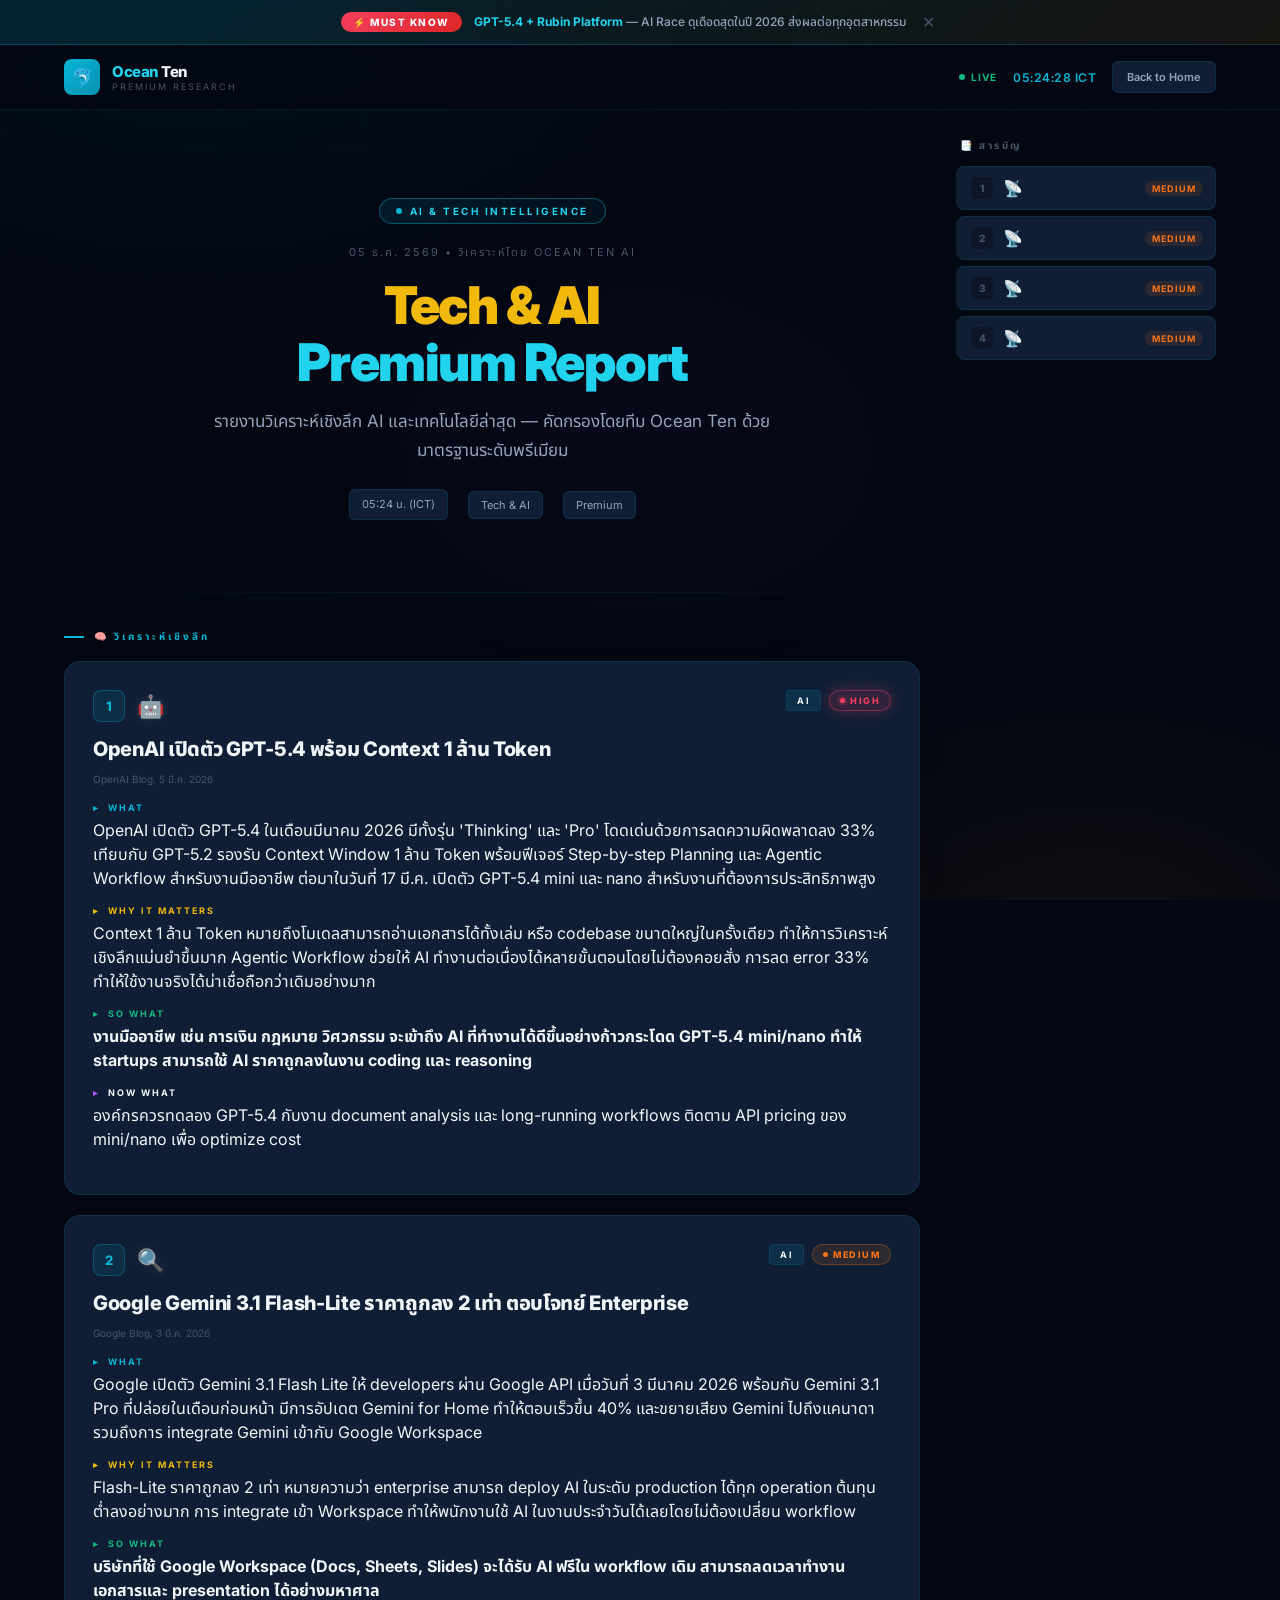
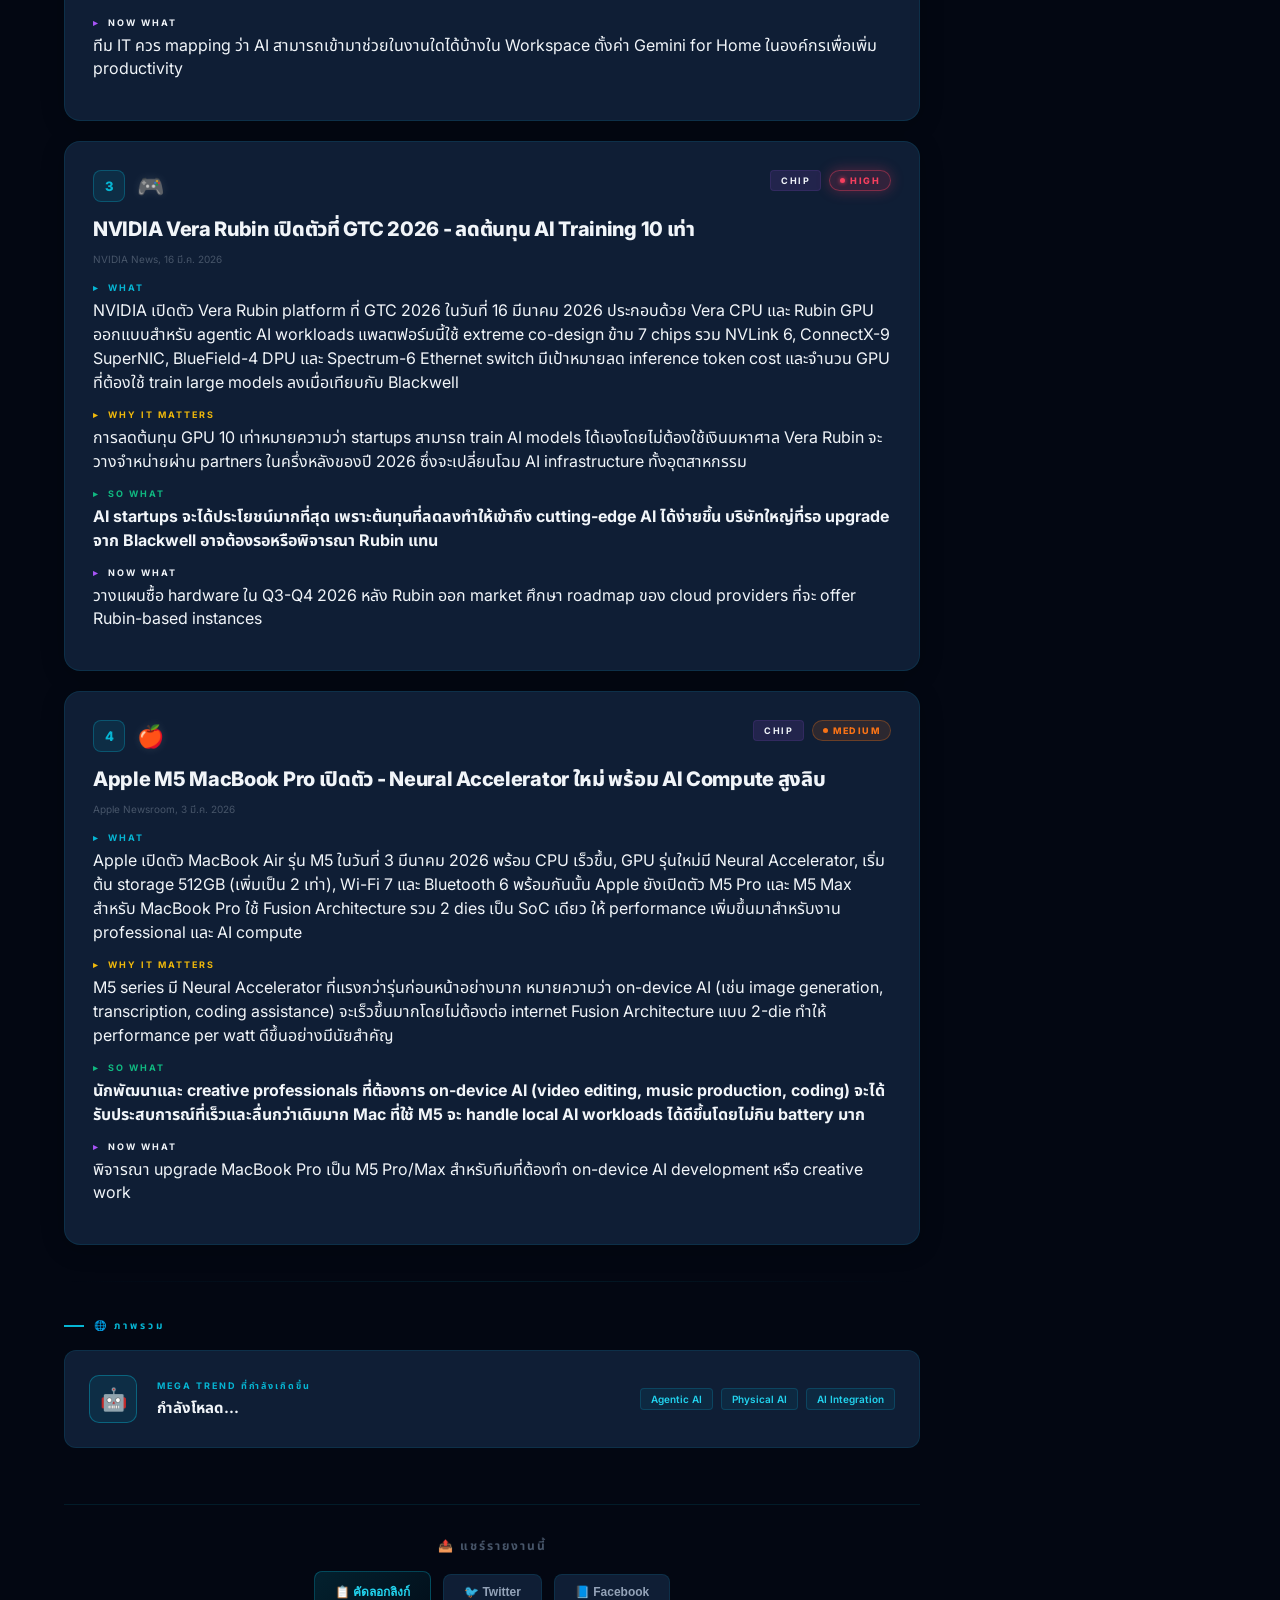
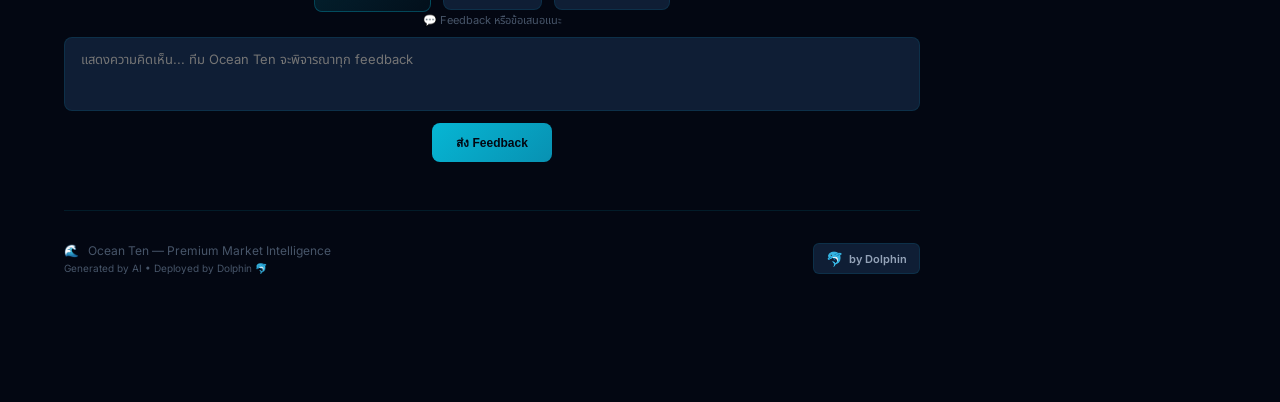
<file: tech-ai-report.html>
<!DOCTYPE html>
<html lang="th">
<head>
<meta charset="UTF-8">
<meta name="viewport" content="width=device-width, initial-scale=1.0">
<title>AI & Tech Report — Ocean Ten</title>
<meta name="theme-color" content="#030712">
<link rel="preconnect" href="https://fonts.googleapis.com">
<link href="https://fonts.googleapis.com/css2?family=Inter:wght@300;400;500;600;700;800;900&family=Noto+Sans+Thai:wght@300;400;500;600;700;800;900&display=swap" rel="stylesheet">
<style>
*{margin:0;padding:0;box-sizing:border-box}html{scroll-behavior:smooth}
:root{--bg-void:#030712;--bg-deep:#060d1f;--bg-panel:#0d1526;--bg-card:#0f1e35;--bg-card-hover:#142342;--border-dim:rgba(6,182,212,0.12);--border-glow:rgba(6,182,212,0.40);--cyan:#06b6d4;--cyan-bright:#22d3ee;--cyan-dim:#0891b2;--cyan-glow:rgba(6,182,212,0.15);--gold:#f0b90b;--gold-dim:#b8860b;--gold-glow:rgba(240,185,11,0.12);--purple:#a855f7;--green:#10b981;--red:#f43f5e;--orange:#f97316;--text-primary:#f1f5f9;--text-secondary:#94a3b8;--text-muted:#475569;--font-display:'Inter','Noto Sans Thai',sans-serif}
body{font-family:var(--font-display);background:var(--bg-void);color:var(--text-primary);min-height:100vh;overflow-x:hidden}
body::before{content:'';position:fixed;inset:0;background:radial-gradient(ellipse 900px 600px at 15% -5%,rgba(6,182,212,0.07) 0%,transparent 60%),radial-gradient(ellipse 800px 500px at 85% 105%,rgba(240,185,11,0.05) 0%,transparent 55%),radial-gradient(ellipse 600px 400px at 50% 50%,rgba(168,85,247,0.03) 0%,transparent 60%);pointer-events:none;z-index:0;animation:ambientShift 18s ease-in-out infinite alternate}
@keyframes ambientShift{0%{opacity:1}50%{opacity:.7}100%{opacity:1}}
body::after{content:'';position:fixed;inset:0;background-image:linear-gradient(rgba(6,182,212,0.02) 1px,transparent 1px),linear-gradient(90deg,rgba(6,182,212,0.02) 1px,transparent 1px);background-size:72px 72px;pointer-events:none;z-index:0;mask-image:radial-gradient(ellipse 80% 80% at 50% 0%,black 30%,transparent 80%)}
.reading-progress{position:fixed;top:0;left:0;height:3px;background:linear-gradient(90deg,var(--cyan),var(--gold));z-index:9999;transition:width .1s linear;box-shadow:0 0 10px rgba(6,182,212,0.5)}
.must-know-banner{position:relative;z-index:50;background:linear-gradient(135deg,rgba(6,182,212,0.12) 0%,rgba(240,185,11,0.08) 100%);border-bottom:1px solid rgba(6,182,212,0.25);padding:12px 24px;display:flex;align-items:center;justify-content:center;gap:12px;animation:slideDown .5s ease-out}
@keyframes slideDown{from{opacity:0;transform:translateY(-20px)}to{opacity:1;transform:translateY(0)}}
.must-know-badge{display:inline-flex;align-items:center;gap:6px;padding:4px 12px;background:linear-gradient(135deg,var(--red),#dc2626);border-radius:100px;font-size:10px;font-weight:800;color:#fff;text-transform:uppercase;letter-spacing:1.5px;animation:pulseGlow 2s infinite;flex-shrink:0}
@keyframes pulseGlow{0%,100%{box-shadow:0 0 8px rgba(244,63,94,0.5)}50%{box-shadow:0 0 20px rgba(244,63,94,0.9)}}
.must-know-text{font-size:12px;color:var(--text-secondary);font-weight:500}.must-know-text strong{color:var(--cyan-bright)}
.must-know-close{background:none;border:none;color:var(--text-muted);cursor:pointer;font-size:16px;padding:0 4px;transition:color .2s;flex-shrink:0}.must-know-close:hover{color:var(--red)}
.topbar{position:sticky;top:0;z-index:100;backdrop-filter:blur(20px) saturate(180%);-webkit-backdrop-filter:blur(20px) saturate(180%);background:rgba(3,7,18,.85);border-bottom:1px solid var(--border-dim)}
.topbar-inner{max-width:1200px;margin:0 auto;padding:0 24px;height:64px;display:flex;align-items:center;justify-content:space-between;gap:16px}
.topbar-brand{display:flex;align-items:center;gap:12px;text-decoration:none}
.brand-logo{width:36px;height:36px;background:linear-gradient(135deg,var(--cyan),var(--cyan-dim));border-radius:8px;display:flex;align-items:center;justify-content:center;font-size:18px}
.brand-text{font-family:'Inter',sans-serif;font-size:15px;font-weight:800;letter-spacing:-0.5px}
.brand-oc{color:var(--cyan-bright)}.brand-en{color:var(--text-primary)}
.brand-sub{font-size:9px;color:var(--text-muted);text-transform:uppercase;letter-spacing:2px}
.live-indicator{display:inline-flex;align-items:center;gap:6px;font-size:10px;font-weight:700;color:var(--green);text-transform:uppercase;letter-spacing:1px;flex-shrink:0}
.live-dot{width:6px;height:6px;background:var(--green);border-radius:50%;animation:livePulse 1.5s infinite}
@keyframes livePulse{0%,100%{opacity:1;transform:scale(1)}50%{opacity:.5;transform:scale(1.3)}}
.topbar-right{display:flex;align-items:center;gap:16px}
.live-clock{font-size:12px;font-weight:600;color:var(--cyan);font-variant-numeric:tabular-nums;letter-spacing:.5px}
.back-btn{display:inline-flex;align-items:center;gap:6px;padding:8px 14px;font-size:11px;font-weight:600;color:var(--text-secondary);background:var(--bg-card);border:1px solid var(--border-dim);border-radius:6px;text-decoration:none;transition:all .2s}
.back-btn:hover{color:var(--cyan);border-color:var(--border-glow);background:var(--bg-card-hover)}
.main-layout{max-width:1200px;margin:0 auto;padding:0 24px;display:grid;grid-template-columns:1fr 260px;gap:36px;position:relative;z-index:1}
@media(max-width:900px){.main-layout{grid-template-columns:1fr;display:block}.toc-sidebar{display:none}}
.toc-sidebar{position:sticky;top:88px;height:fit-content;max-height:calc(100vh - 120px);overflow-y:auto;padding:28px 0}
.toc-sidebar::-webkit-scrollbar{width:3px}.toc-sidebar::-webkit-scrollbar-track{background:transparent}.toc-sidebar::-webkit-scrollbar-thumb{background:var(--border-glow);border-radius:2px}
.toc-title{font-size:10px;font-weight:700;color:var(--text-muted);text-transform:uppercase;letter-spacing:2.5px;margin-bottom:12px;padding-left:4px}
.toc-item{display:flex;align-items:center;gap:10px;padding:10px 12px;background:var(--bg-card);border:1px solid var(--border-dim);border-radius:8px;margin-bottom:6px;cursor:pointer;transition:all .25s;text-decoration:none;color:inherit;border-left:3px solid transparent}
.toc-item:hover{background:var(--bg-card-hover);border-color:var(--border-glow);border-left-color:var(--cyan);transform:translateX(4px)}
.toc-item.active{background:rgba(6,182,212,0.08);border-color:var(--cyan);border-left-color:var(--cyan)}
.toc-rank{width:22px;height:22px;background:var(--bg-panel);border-radius:5px;display:flex;align-items:center;justify-content:center;font-size:10px;font-weight:800;color:var(--text-muted);flex-shrink:0;transition:all .25s}
.toc-item:hover .toc-rank,.toc-item.active .toc-rank{background:var(--cyan-glow);color:var(--cyan)}
.toc-company{font-size:16px;flex-shrink:0;line-height:1}
.toc-text{flex:1;min-width:0}
.toc-label{font-size:11px;font-weight:600;color:var(--text-secondary);line-height:1.3;display:-webkit-box;-webkit-line-clamp:2;-webkit-box-orient:vertical;overflow:hidden;transition:color .25s}
.toc-item:hover .toc-label{color:var(--text-primary)}
.toc-impact{font-size:9px;font-weight:700;text-transform:uppercase;letter-spacing:1px;padding:2px 7px;border-radius:100px;flex-shrink:0}
.toc-impact.high{background:rgba(244,63,94,.15);color:var(--red)}.toc-impact.medium{background:rgba(249,115,22,.12);color:var(--orange)}.toc-impact.low{background:rgba(16,185,129,.12);color:var(--green)}
.content-area{padding:40px 0 80px}
.hero-section{padding:48px 0 36px;text-align:center;animation:fadeUp .7s ease-out both}
@keyframes fadeUp{from{opacity:0;transform:translateY(20px)}to{opacity:1;transform:translateY(0)}}
.report-badge{display:inline-flex;align-items:center;gap:8px;padding:6px 16px;background:linear-gradient(135deg,rgba(6,182,212,0.1),rgba(6,182,212,0.05));border:1px solid var(--border-glow);border-radius:100px;font-size:10px;font-weight:700;color:var(--cyan-bright);text-transform:uppercase;letter-spacing:2.5px;margin-bottom:20px}
.report-badge .dot{width:6px;height:6px;background:var(--cyan);border-radius:50%;animation:pulseDot 2s infinite}
@keyframes pulseDot{0%,100%{opacity:1}50%{opacity:.4}}
.hero-date{font-size:11px;color:var(--text-muted);text-transform:uppercase;letter-spacing:2px;margin-bottom:16px}
.hero-title{font-family:'Inter',sans-serif;font-size:clamp(28px,6vw,52px);font-weight:900;line-height:1.1;letter-spacing:-1.5px;margin-bottom:16px;color:var(--text-primary)}
.hero-title span{color:var(--cyan-bright)}.hero-title em{font-style:normal;color:var(--gold)}
.hero-sub{font-size:clamp(14px,2vw,17px);color:var(--text-secondary);line-height:1.7;max-width:600px;margin:0 auto 24px}
.hero-meta{display:flex;align-items:center;justify-content:center;gap:20px;flex-wrap:wrap}
.meta-chip{display:inline-flex;align-items:center;gap:6px;padding:6px 12px;background:var(--bg-card);border:1px solid var(--border-dim);border-radius:6px;font-size:11px;color:var(--text-secondary)}
.divider{height:1px;background:linear-gradient(90deg,transparent,var(--border-dim),transparent);margin:36px 0}
.section-label{font-size:10px;font-weight:700;color:var(--cyan);text-transform:uppercase;letter-spacing:3px;margin-bottom:16px;display:flex;align-items:center;gap:10px}
.section-label::before{content:'';width:20px;height:2px;background:var(--cyan);flex-shrink:0}
.insights-section{margin-bottom:48px;animation:fadeUp .7s .15s ease-out both}
.insight-card{background:var(--bg-card);border:1px solid var(--border-dim);border-radius:16px;padding:28px;margin-bottom:20px;position:relative;overflow:hidden;transition:border-color .35s,background .35s,transform .35s;box-shadow:0 4px 24px rgba(0,0,0,0.2)}
.insight-card::before{content:'';position:absolute;inset:-1px;border-radius:17px;padding:1px;background:linear-gradient(135deg,transparent 30%,rgba(6,182,212,0.4) 50%,transparent 70%);-webkit-mask:linear-gradient(#fff 0 0) content-box,linear-gradient(#fff 0 0);mask:linear-gradient(#fff 0 0) content-box,linear-gradient(#fff 0 0);-webkit-mask-composite:xor;mask-composite:exclude;opacity:0;transition:opacity .4s;pointer-events:none}
.insight-card::after{content:'';position:absolute;top:-60%;left:-60%;width:220px;height:220px;background:radial-gradient(circle,rgba(6,182,212,0.05) 0%,transparent 70%);pointer-events:none;transition:opacity .4s;opacity:0}
.insight-card:hover{border-color:var(--border-glow);background:var(--bg-card-hover);transform:translateY(-3px);box-shadow:0 8px 32px rgba(0,0,0,0.3)}
.insight-card:hover::before{opacity:1}.insight-card:hover::after{opacity:1}
.insight-card.high-impact::before{background:linear-gradient(135deg,rgba(244,63,94,0.5),rgba(244,63,94,0.2),rgba(240,185,11,0.3),rgba(244,63,94,0.5));background-size:300% 300%;animation:borderGlow 4s ease infinite}
@keyframes borderGlow{0%{background-position:0% 50%}50%{background-position:100% 50%}100%{background-position:0% 50%}}
.insight-card.high-impact::after{background:radial-gradient(circle,rgba(244,63,94,0.08) 0%,transparent 70%);opacity:1!important}
.insight-card.medium-impact::before{background:linear-gradient(135deg,transparent 30%,rgba(249,115,22,0.5) 50%,transparent 70%)}
.insight-card.low-impact::before{background:linear-gradient(135deg,transparent 30%,rgba(16,185,129,0.5) 50%,transparent 70%)}
.particle-container{position:absolute;inset:0;pointer-events:none;overflow:hidden;border-radius:16px}
.particle{position:absolute;bottom:-10px;width:3px;height:3px;border-radius:50%;opacity:0;animation:particleFloat 4s ease-in-out infinite}
@keyframes particleFloat{0%{opacity:0;transform:translateY(0) scale(0)}15%{opacity:.9}85%{opacity:.2}100%{opacity:0;transform:translateY(-320px) scale(1)}}
.insight-card.high-impact .particle:nth-child(1){left:15%;animation-delay:0s;background:var(--red);box-shadow:0 0 6px rgba(244,63,94,0.8)}
.insight-card.high-impact .particle:nth-child(2){left:30%;animation-delay:.8s;background:var(--gold);box-shadow:0 0 6px rgba(240,185,11,0.6)}
.insight-card.high-impact .particle:nth-child(3){left:75%;animation-delay:1.6s;background:var(--red);box-shadow:0 0 6px rgba(244,63,94,0.8)}
.insight-card.high-impact .particle:nth-child(4){left:50%;animation-delay:2.4s;background:var(--cyan);box-shadow:0 0 6px rgba(6,182,212,0.6)}
.insight-card.high-impact .particle:nth-child(5){left:85%;animation-delay:3.2s;background:var(--purple);box-shadow:0 0 6px rgba(168,85,247,0.6)}
.insight-card.high-impact .particle:nth-child(6){left:60%;animation-delay:1.2s;background:var(--gold);box-shadow:0 0 6px rgba(240,185,11,0.6)}
.insight-header{display:flex;align-items:flex-start;justify-content:space-between;gap:12px;margin-bottom:14px;position:relative;z-index:2;flex-wrap:wrap}
.insight-header-left{display:flex;align-items:center;gap:12px}
.insight-rank{width:32px;height:32px;background:rgba(6,182,212,0.1);border:1px solid rgba(6,182,212,0.3);border-radius:8px;display:flex;align-items:center;justify-content:center;font-size:13px;font-weight:800;color:var(--cyan);flex-shrink:0}
.company-badge{font-size:22px;flex-shrink:0;filter:drop-shadow(0 0 4px rgba(255,255,255,0.1));line-height:1}
.insight-tag{font-size:9px;font-weight:700;text-transform:uppercase;letter-spacing:1.5px;padding:4px 10px;border-radius:4px;flex-shrink:0}
.tag-ai{background:rgba(6,182,212,.12);color:var(--cyan);border:1px solid rgba(6,182,212,.3)}.tag-chip{background:rgba(168,85,247,.12);color:var(--purple);border:1px solid rgba(168,85,247,.3)}
.impact-badge{display:inline-flex;align-items:center;gap:5px;padding:4px 10px;border-radius:100px;font-size:9px;font-weight:800;text-transform:uppercase;letter-spacing:1.5px;flex-shrink:0;transition:all .3s}
.impact-badge.high{background:rgba(244,63,94,.15);color:var(--red);border:1px solid rgba(244,63,94,.4);box-shadow:0 0 14px rgba(244,63,94,0.3)}
.impact-badge.medium{background:rgba(249,115,22,.12);color:var(--orange);border:1px solid rgba(249,115,22,.3)}
.impact-badge.low{background:rgba(16,185,129,.12);color:var(--green);border:1px solid rgba(16,185,129,.3)}
.impact-badge .impact-dot{width:5px;height:5px;border-radius:50%}
.impact-badge.high .impact-dot{background:var(--red);box-shadow:0 0 4px var(--red);animation:pulseDot 1.5s infinite}
.impact-badge.medium .impact-dot{background:var(--orange)}.impact-badge.low .impact-dot{background:var(--green)}
.why-preview{position:absolute;bottom:0;left:0;right:0;padding:20px 28px;background:linear-gradient(to top,rgba(3,7,18,.97) 0%,rgba(3,7,18,.88) 55%,transparent 100%);transform:translateY(102%);transition:transform .4s cubic-bezier(.4,0,.2,1);z-index:3;border-radius:0 0 16px 16px;pointer-events:none}
.insight-card:hover .why-preview{transform:translateY(0)}
.why-preview-label{font-size:9px;font-weight:700;color:var(--gold);text-transform:uppercase;letter-spacing:2px;margin-bottom:6px;display:flex;align-items:center;gap:6px}
.why-preview-text{font-size:13px;color:var(--text-secondary);line-height:1.6;display:-webkit-box;-webkit-line-clamp:2;-webkit-box-orient:vertical;overflow:hidden;transition:color .3s}
.insight-card:hover .why-preview-text{color:var(--text-primary)}
.insight-headline{font-size:clamp(16px,2.5vw,20px);font-weight:800;line-height:1.3;color:var(--text-primary);letter-spacing:-.3px;margin-bottom:10px;position:relative;z-index:2}
.insight-source{font-size:10px;color:var(--text-muted);margin-bottom:14px;display:flex;align-items:center;gap:4px;position:relative;z-index:2}
.tier-block{margin-bottom:14px;position:relative;z-index:2}
.tier-label{font-size:9px;font-weight:700;text-transform:uppercase;letter-spacing:2px;margin-bottom:6px;display:flex;align-items:center;gap:8px}
.tier-what{color:var(--cyan)}.tier-what::before{content:'▸';color:var(--cyan)}
.tier-why{color:var(--gold)}.tier-why::before{content:'▸';color:var(--gold)}
.tier-so{color:var(--green)}.tier-so::before{content:'▸';color:var(--green)}}
.tier-now{color:var(--purple)}.tier-now::before{content:'▸';color:var(--purple)}}
.tier-body{font-size:14px;line-height:1.75;color:var(--text-secondary)}.tier-body strong{color:var(--text-primary)}}
.action-section{margin-bottom:48px;animation:fadeUp .7s .3s ease-out both}
.action-card{background:linear-gradient(135deg,var(--bg-card) 0%,rgba(6,182,212,.05) 100%);border:1px solid var(--border-glow);border-radius:12px;padding:28px;position:relative;overflow:hidden}
.action-card::after{content:'';position:absolute;top:-50%;right:-10%;width:200px;height:200px;background:radial-gradient(circle,rgba(6,182,212,.07) 0%,transparent 70%);pointer-events:none}
.action-title{font-size:12px;font-weight:700;color:var(--cyan);text-transform:uppercase;letter-spacing:2.5px;margin-bottom:16px;display:flex;align-items:center;gap:8px}
.action-grid{display:grid;grid-template-columns:repeat(auto-fit,minmax(180px,1fr));gap:12px}
.action-item{background:rgba(3,7,18,.5);border:1px solid var(--border-dim);border-radius:8px;padding:16px}
.action-item-label{font-size:9px;color:var(--text-muted);text-transform:uppercase;letter-spacing:1.5px;margin-bottom:6px}
.action-item-value{font-size:13px;font-weight:700;color:var(--text-primary);line-height:1.4}
.trend-section{margin-bottom:48px;animation:fadeUp .7s .4s ease-out both}
.trend-card{background:var(--bg-card);border:1px solid var(--border-dim);border-radius:12px;padding:24px;display:flex;align-items:center;gap:20px;flex-wrap:wrap}
.trend-icon{width:48px;height:48px;background:rgba(6,182,212,0.1);border:1px solid var(--border-glow);border-radius:10px;display:flex;align-items:center;justify-content:center;font-size:22px;flex-shrink:0}
.trend-content{flex:1;min-width:200px}
.trend-label{font-size:9px;font-weight:700;color:var(--cyan);text-transform:uppercase;letter-spacing:2px;margin-bottom:4px}
.trend-text{font-size:15px;font-weight:700;color:var(--text-primary)}
.trend-tags{display:flex;gap:8px;flex-wrap:wrap}
.trend-tag{padding:4px 10px;background:rgba(6,182,212,.08);border:1px solid rgba(6,182,212,.2);border-radius:4px;font-size:10px;color:var(--cyan-bright);font-weight:600}
.share-section{margin-top:56px;padding-top:32px;border-top:1px solid var(--border-dim);animation:fadeUp .7s .5s ease-out both}
.share-title{font-size:12px;font-weight:700;color:var(--text-muted);text-transform:uppercase;letter-spacing:2px;margin-bottom:16px;text-align:center}
.share-grid{display:flex;align-items:center;justify-content:center;gap:12px;flex-wrap:wrap}
.share-btn{display:inline-flex;align-items:center;gap:8px;padding:10px 20px;background:var(--bg-card);border:1px solid var(--border-dim);border-radius:8px;font-size:12px;font-weight:600;color:var(--text-secondary);cursor:pointer;transition:all .25s;text-decoration:none}
.share-btn:hover{background:var(--bg-card-hover);border-color:var(--border-glow);color:var(--cyan);transform:translateY(-2px);box-shadow:0 4px 12px rgba(0,0,0,0.3)}
.share-btn.primary{background:linear-gradient(135deg,rgba(6,182,212,0.15),rgba(6,182,212,0.05));border-color:rgba(6,182,212,0.3);color:var(--cyan-bright)}
.share-btn.primary:hover{background:linear-gradient(135deg,rgba(6,182,212,0.25),rgba(6,182,212,0.1));box-shadow:0 4px 20px rgba(6,182,212,0.25)}}
.feedback-area{margin-top:24px;max-width:500px;margin-left:auto;margin-right:auto}
.feedback-label{font-size:11px;color:var(--text-muted);margin-bottom:8px;display:block;text-align:center}
.feedback-input{display:block;width:100%;padding:12px 16px;background:var(--bg-card);border:1px solid var(--border-dim);border-radius:8px;font-size:13px;color:var(--text-primary);font-family:var(--font-display);transition:border-color .2s,box-shadow .2s;outline:none;resize:none}
.feedback-input:focus{border-color:var(--cyan);box-shadow:0 0 0 3px rgba(6,182,212,0.1)}}
.feedback-input::placeholder{color:var(--text-muted)}
.feedback-submit{display:block;margin:12px auto 0;padding:10px 24px;background:linear-gradient(135deg,var(--cyan),var(--cyan-dim));border:none;border-radius:8px;font-size:12px;font-weight:700;color:var(--bg-void);cursor:pointer;transition:all .2s}
.feedback-submit:hover{transform:translateY(-1px);box-shadow:0 4px 15px rgba(6,182,212,0.4)}
.footer{display:flex;align-items:center;justify-content:space-between;padding:32px 0 0;border-top:1px solid var(--border-dim);margin-top:48px;flex-wrap:wrap;gap:16px}
.footer-brand{font-size:12px;color:var(--text-muted)}.footer-brand span{margin-right:6px}
.footer-meta{font-size:10px;color:var(--text-muted);margin-top:4px}
.ocean-badge{display:inline-flex;align-items:center;gap:6px;padding:6px 12px;background:var(--bg-card);border:1px solid var(--border-dim);border-radius:6px;font-size:11px;font-weight:600;color:var(--text-secondary)}
.ocean-badge span{font-size:14px}
.skeleton-line{background:linear-gradient(90deg,var(--bg-card) 25%,var(--bg-card-hover) 50%,var(--bg-card) 75%);background-size:200% 100%;animation:shimmer 1.5s infinite;border-radius:4px}
@keyframes shimmer{0%{background-position:200% 0}100%{background-position:-200% 0}}
.skeleton-line{color:transparent!important;min-height:16px;display:block}
@media(max-width:640px){.main-layout{padding:0 16px}.topbar-inner{padding:0 16px}.hero-section{padding:40px 0 28px}.insight-card{padding:20px}.action-card{padding:20px}.trend-card{padding:16px}.footer{flex-direction:column;align-items:flex-start}.must-know-banner{flex-direction:column;gap:8px;text-align:center}.why-preview{display:none}}
</style>
</head>
<body>
<div class="reading-progress" id="readingProgress" style="width:0%"></div>
<div class="must-know-banner" id="mustKnowBanner">
<span class="must-know-badge">⚡ MUST KNOW</span>
<span class="must-know-text"><strong>GPT-5.4 + Rubin Platform</strong> — AI Race ดุเดือดสุดในปี 2026 ส่งผลต่อทุกอุตสาหกรรม</span>
<button class="must-know-close" onclick="document.getElementById('mustKnowBanner').style.display='none'" aria-label="ปิด">✕</button>
</div>
<div class="topbar">
<div class="topbar-inner">
<a href="/" class="topbar-brand"><div class="brand-logo">🐬</div><div><div class="brand-text"><span class="brand-oc">Ocean</span> <span class="brand-en">Ten</span></div><div class="brand-sub">Premium Research</div></div></a>
<div class="topbar-right">
<div class="live-indicator"><span class="live-dot"></span>LIVE</div>
<div class="live-clock" id="liveClock">--:--:-- ICT</div>
<a href="/" class="back-btn">Back to Home</a>
</div>
</div>
</div>
<div class="main-layout">
<div class="content-area">
<section class="hero-section" id="heroSection">
<div class="report-badge"><span class="dot"></span> AI &amp; Tech Intelligence</div>
<div class="hero-date" id="reportDate">กำลังโหลด...</div>
<h1 class="hero-title"><em>Tech &amp; AI</em><br/><span>Premium Report</span></h1>
<p class="hero-sub">รายงานวิเคราะห์เชิงลึก AI และเทคโนโลยีล่าสุด — คัดกรองโดยทีม Ocean Ten ด้วยมาตรฐานระดับพรีเมียม</p>
<div class="hero-meta">
<div class="meta-chip" id="metaTimeChip">--:-- น. (ICT)</div>
<div class="meta-chip">Tech &amp; AI</div>
<div class="meta-chip">Premium</div>
</div>
</section>
<div class="divider"></div>
<section class="insights-section" id="insightsSection">
<div class="section-label">🧠 วิเคราะห์เชิงลึก</div>
<div id="insightsList">
<div class="insight-card high-impact" id="insight-openai-gpt54">
<div class="particle-container"><div class="particle"></div><div class="particle"></div><div class="particle"></div><div class="particle"></div><div class="particle"></div><div class="particle"></div></div>
<div class="insight-header"><div class="insight-header-left"><div class="insight-rank">1</div><div class="company-badge">🤖</div></div><div style="display:flex;gap:8px;align-items:center"><span class="insight-tag" style="background:rgba(6,182,212,.12);color:06b6d4;border:1px solid rgba(6,182,212,.12)">AI</span><span class="impact-badge high"><span class="impact-dot"></span>HIGH</span></div></div>
<div class="insight-headline">OpenAI เปิดตัว GPT-5.4 พร้อม Context 1 ล้าน Token</div>
<div class="insight-source">OpenAI Blog, 5 มี.ค. 2026</div>
<div class="tier-block"><div class="tier-label tier-what">What</div><div class="tier-body">OpenAI เปิดตัว GPT-5.4 ในเดือนมีนาคม 2026 มีทั้งรุ่น 'Thinking' และ 'Pro' โดดเด่นด้วยการลดความผิดพลาดลง 33% เทียบกับ GPT-5.2 รองรับ Context Window 1 ล้าน Token พร้อมฟีเจอร์ Step-by-step Planning และ Agentic Workflow สำหรับงานมืออาชีพ ต่อมาในวันที่ 17 มี.ค. เปิดตัว GPT-5.4 mini และ nano สำหรับงานที่ต้องการประสิทธิภาพสูง</div></div>
<div class="tier-block"><div class="tier-label tier-why">Why It Matters</div><div class="tier-body">Context 1 ล้าน Token หมายถึงโมเดลสามารถอ่านเอกสารได้ทั้งเล่ม หรือ codebase ขนาดใหญ่ในครั้งเดียว ทำให้การวิเคราะห์เชิงลึกแม่นยำขึ้นมาก Agentic Workflow ช่วยให้ AI ทำงานต่อเนื่องได้หลายขั้นตอนโดยไม่ต้องคอยสั่ง การลด error 33% ทำให้ใช้งานจริงได้น่าเชื่อถือกว่าเดิมอย่างมาก</div></div>
<div class="tier-block"><div class="tier-label tier-so">So What</div><div class="tier-body"><strong>งานมืออาชีพ เช่น การเงิน กฎหมาย วิศวกรรม จะเข้าถึง AI ที่ทำงานได้ดีขึ้นอย่างก้าวกระโดด GPT-5.4 mini/nano ทำให้ startups สามารถใช้ AI ราคาถูกลงในงาน coding และ reasoning</strong></div></div>
<div class="tier-block"><div class="tier-label tier-now">Now What</div><div class="tier-body">องค์กรควรทดลอง GPT-5.4 กับงาน document analysis และ long-running workflows ติดตาม API pricing ของ mini/nano เพื่อ optimize cost</div></div>
<div class="why-preview"><div class="why-preview-label">💡 Why It Matters</div><div class="why-preview-text">Context 1 ล้าน Token หมายถึงโมเดลสามารถอ่านเอกสารได้ทั้งเล่ม หรือ codebase ขนาดใหญ่ในครั้งเดียว ทำให้การวิเคราะห์เชิงลึกแม่นยำขึ้น</div></div>
</div>

<div class="insight-card medium-impact" id="insight-google-gemini-flash-lite">
<div class="particle-container"><div class="particle"></div><div class="particle"></div><div class="particle"></div><div class="particle"></div><div class="particle"></div><div class="particle"></div></div>
<div class="insight-header"><div class="insight-header-left"><div class="insight-rank">2</div><div class="company-badge">🔍</div></div><div style="display:flex;gap:8px;align-items:center"><span class="insight-tag" style="background:rgba(6,182,212,.12);color:06b6d4;border:1px solid rgba(6,182,212,.12)">AI</span><span class="impact-badge medium"><span class="impact-dot"></span>MEDIUM</span></div></div>
<div class="insight-headline">Google Gemini 3.1 Flash-Lite ราคาถูกลง 2 เท่า ตอบโจทย์ Enterprise</div>
<div class="insight-source">Google Blog, 3 มี.ค. 2026</div>
<div class="tier-block"><div class="tier-label tier-what">What</div><div class="tier-body">Google เปิดตัว Gemini 3.1 Flash Lite ให้ developers ผ่าน Google API เมื่อวันที่ 3 มีนาคม 2026 พร้อมกับ Gemini 3.1 Pro ที่ปล่อยในเดือนก่อนหน้า มีการอัปเดต Gemini for Home ทำให้ตอบเร็วขึ้น 40% และขยายเสียง Gemini ไปถึงแคนาดา รวมถึงการ integrate Gemini เข้ากับ Google Workspace</div></div>
<div class="tier-block"><div class="tier-label tier-why">Why It Matters</div><div class="tier-body">Flash-Lite ราคาถูกลง 2 เท่า หมายความว่า enterprise สามารถ deploy AI ในระดับ production ได้ทุก operation ต้นทุนต่ำลงอย่างมาก การ integrate เข้า Workspace ทำให้พนักงานใช้ AI ในงานประจำวันได้เลยโดยไม่ต้องเปลี่ยน workflow</div></div>
<div class="tier-block"><div class="tier-label tier-so">So What</div><div class="tier-body"><strong>บริษัทที่ใช้ Google Workspace (Docs, Sheets, Slides) จะได้รับ AI ฟรีใน workflow เดิม สามารถลดเวลาทำงานเอกสารและ presentation ได้อย่างมหาศาล</strong></div></div>
<div class="tier-block"><div class="tier-label tier-now">Now What</div><div class="tier-body">ทีม IT ควร mapping ว่า AI สามารถเข้ามาช่วยในงานใดได้บ้างใน Workspace ตั้งค่า Gemini for Home ในองค์กรเพื่อเพิ่ม productivity</div></div>
<div class="why-preview"><div class="why-preview-label">💡 Why It Matters</div><div class="why-preview-text">Flash-Lite ราคาถูกลง 2 เท่า หมายความว่า enterprise สามารถ deploy AI ในระดับ production ได้ทุก operation ต้นทุนต่ำลงอย่างมาก การ in</div></div>
</div>

<div class="insight-card high-impact" id="insight-nvidia-rubin">
<div class="particle-container"><div class="particle"></div><div class="particle"></div><div class="particle"></div><div class="particle"></div><div class="particle"></div><div class="particle"></div></div>
<div class="insight-header"><div class="insight-header-left"><div class="insight-rank">3</div><div class="company-badge">🎮</div></div><div style="display:flex;gap:8px;align-items:center"><span class="insight-tag" style="background:rgba(168,85,247,.12);color:a855f7;border:1px solid rgba(168,85,247,.12)">CHIP</span><span class="impact-badge high"><span class="impact-dot"></span>HIGH</span></div></div>
<div class="insight-headline">NVIDIA Vera Rubin เปิดตัวที่ GTC 2026 - ลดต้นทุน AI Training 10 เท่า</div>
<div class="insight-source">NVIDIA News, 16 มี.ค. 2026</div>
<div class="tier-block"><div class="tier-label tier-what">What</div><div class="tier-body">NVIDIA เปิดตัว Vera Rubin platform ที่ GTC 2026 ในวันที่ 16 มีนาคม 2026 ประกอบด้วย Vera CPU และ Rubin GPU ออกแบบสำหรับ agentic AI workloads แพลตฟอร์มนี้ใช้ extreme co-design ข้าม 7 chips รวม NVLink 6, ConnectX-9 SuperNIC, BlueField-4 DPU และ Spectrum-6 Ethernet switch มีเป้าหมายลด inference token cost และจำนวน GPU ที่ต้องใช้ train large models ลงเมื่อเทียบกับ Blackwell</div></div>
<div class="tier-block"><div class="tier-label tier-why">Why It Matters</div><div class="tier-body">การลดต้นทุน GPU 10 เท่าหมายความว่า startups สามารถ train AI models ได้เองโดยไม่ต้องใช้เงินมหาศาล Vera Rubin จะวางจำหน่ายผ่าน partners ในครึ่งหลังของปี 2026 ซึ่งจะเปลี่ยนโฉม AI infrastructure ทั้งอุตสาหกรรม</div></div>
<div class="tier-block"><div class="tier-label tier-so">So What</div><div class="tier-body"><strong>AI startups จะได้ประโยชน์มากที่สุด เพราะต้นทุนที่ลดลงทำให้เข้าถึง cutting-edge AI ได้ง่ายขึ้น บริษัทใหญ่ที่รอ upgrade จาก Blackwell อาจต้องรอหรือพิจารณา Rubin แทน</strong></div></div>
<div class="tier-block"><div class="tier-label tier-now">Now What</div><div class="tier-body">วางแผนซื้อ hardware ใน Q3-Q4 2026 หลัง Rubin ออก market ศึกษา roadmap ของ cloud providers ที่จะ offer Rubin-based instances</div></div>
<div class="why-preview"><div class="why-preview-label">💡 Why It Matters</div><div class="why-preview-text">การลดต้นทุน GPU 10 เท่าหมายความว่า startups สามารถ train AI models ได้เองโดยไม่ต้องใช้เงินมหาศาล Vera Rubin จะวางจำหน่ายผ่าน partn</div></div>
</div>

<div class="insight-card medium-impact" id="insight-apple-m5">
<div class="particle-container"><div class="particle"></div><div class="particle"></div><div class="particle"></div><div class="particle"></div><div class="particle"></div><div class="particle"></div></div>
<div class="insight-header"><div class="insight-header-left"><div class="insight-rank">4</div><div class="company-badge">🍎</div></div><div style="display:flex;gap:8px;align-items:center"><span class="insight-tag" style="background:rgba(168,85,247,.12);color:a855f7;border:1px solid rgba(168,85,247,.12)">CHIP</span><span class="impact-badge medium"><span class="impact-dot"></span>MEDIUM</span></div></div>
<div class="insight-headline">Apple M5 MacBook Pro เปิดตัว - Neural Accelerator ใหม่ พร้อม AI Compute สูงลิบ</div>
<div class="insight-source">Apple Newsroom, 3 มี.ค. 2026</div>
<div class="tier-block"><div class="tier-label tier-what">What</div><div class="tier-body">Apple เปิดตัว MacBook Air รุ่น M5 ในวันที่ 3 มีนาคม 2026 พร้อม CPU เร็วขึ้น, GPU รุ่นใหม่มี Neural Accelerator, เริ่มต้น storage 512GB (เพิ่มเป็น 2 เท่า), Wi-Fi 7 และ Bluetooth 6 พร้อมกันนั้น Apple ยังเปิดตัว M5 Pro และ M5 Max สำหรับ MacBook Pro ใช้ Fusion Architecture รวม 2 dies เป็น SoC เดียว ให้ performance เพิ่มขึ้นมาสำหรับงาน professional และ AI compute</div></div>
<div class="tier-block"><div class="tier-label tier-why">Why It Matters</div><div class="tier-body">M5 series มี Neural Accelerator ที่แรงกว่ารุ่นก่อนหน้าอย่างมาก หมายความว่า on-device AI (เช่น image generation, transcription, coding assistance) จะเร็วขึ้นมากโดยไม่ต้องต่อ internet Fusion Architecture แบบ 2-die ทำให้ performance per watt ดีขึ้นอย่างมีนัยสำคัญ</div></div>
<div class="tier-block"><div class="tier-label tier-so">So What</div><div class="tier-body"><strong>นักพัฒนาและ creative professionals ที่ต้องการ on-device AI (video editing, music production, coding) จะได้รับประสบการณ์ที่เร็วและลื่นกว่าเดิมมาก Mac ที่ใช้ M5 จะ handle local AI workloads ได้ดีขึ้นโดยไม่กิน battery มาก</strong></div></div>
<div class="tier-block"><div class="tier-label tier-now">Now What</div><div class="tier-body">พิจารณา upgrade MacBook Pro เป็น M5 Pro/Max สำหรับทีมที่ต้องทำ on-device AI development หรือ creative work</div></div>
<div class="why-preview"><div class="why-preview-label">💡 Why It Matters</div><div class="why-preview-text">M5 series มี Neural Accelerator ที่แรงกว่ารุ่นก่อนหน้าอย่างมาก หมายความว่า on-device AI (เช่น image generation, transcription, cod</div></div>
</div>


<div class="divider"></div>
<section class="trend-section" id="trendSection">
<div class="section-label">🌐 ภาพรวม</div>
<div class="trend-card">
<div class="trend-icon">🤖</div>
<div class="trend-content">
<div class="trend-label">Mega Trend ที่กำลังเกิดขึ้น</div>
<div class="trend-text" id="megaTrend">กำลังโหลด...</div>
</div>
<div class="trend-tags" id="trendTags">
<span class="trend-tag">Agentic AI</span>
<span class="trend-tag">Physical AI</span>
<span class="trend-tag">AI Integration</span>
</div>
</div>
</section>
<div class="share-section">
<div class="share-title">📤 แชร์รายงานนี้</div>
<div class="share-grid">
<button class="share-btn primary" onclick="shareCopy()">📋 คัดลอกลิงก์</button>
<button class="share-btn" onclick="shareTwitter()">🐦 Twitter</button>
<button class="share-btn" onclick="shareFacebook()">📘 Facebook</button>
</div>
<div class="feedback-area">
<div class="feedback-label">💬 Feedback หรือข้อเสนอแนะ</div>
<textarea class="feedback-input" id="feedbackInput" rows="3" placeholder="แสดงความคิดเห็น... ทีม Ocean Ten จะพิจารณาทุก feedback"></textarea>
<button class="feedback-submit" onclick="submitFeedback()">ส่ง Feedback</button>
</div>
</div>
<footer class="footer">
<div>
<div class="footer-brand"><span>🌊</span> Ocean Ten — Premium Market Intelligence</div>
<div class="footer-meta">Generated by AI • Deployed by Dolphin 🐬</div>
</div>
<div class="ocean-badge"><span>🐬</span> by Dolphin</div>
</footer>
</div>
</div>
<aside class="toc-sidebar">
<div class="toc-title">📑 สารบัญ</div>
<a class="toc-item" href="#insight-1">
<div class="toc-rank">1</div><div class="toc-company">📡</div><div class="toc-text"><div class="toc-label"></div></div><span class="toc-impact medium">medium</span></a>

<a class="toc-item" href="#insight-2">
<div class="toc-rank">2</div><div class="toc-company">📡</div><div class="toc-text"><div class="toc-label"></div></div><span class="toc-impact medium">medium</span></a>

<a class="toc-item" href="#insight-3">
<div class="toc-rank">3</div><div class="toc-company">📡</div><div class="toc-text"><div class="toc-label"></div></div><span class="toc-impact medium">medium</span></a>

<a class="toc-item" href="#insight-4">
<div class="toc-rank">4</div><div class="toc-company">📡</div><div class="toc-text"><div class="toc-label"></div></div><span class="toc-impact medium">medium</span></a>


</div>
<script>
function updateClock(){
  var now=new Date();
  var bkk=new Date(now.toLocaleString('en-US',{timeZone:'Asia/Bangkok'}));
  var h=String(bkk.getHours()).padStart(2,'0');
  var m=String(bkk.getMinutes()).padStart(2,'0');
  var s=String(bkk.getSeconds()).padStart(2,'0');
  var el=document.getElementById('liveClock');
  if(el)el.textContent=h+':'+m+':'+s+' ICT';
  var meta=document.getElementById('metaTimeChip');
  if(meta)meta.textContent=h+':'+m+' น. (ICT)';
  var d=String(bkk.getDate()).padStart(2,'0');
  var mo=['ม.ค.','ก.พ.','มี.ค.','เม.ย.','พ.ค.','มิ.ย.','ก.ค.','ส.ค.','ก.ย.','ต.ค.','พ.ย.','ธ.ค.'];
  var y=bkk.getFullYear()+543;
  var dateEl=document.getElementById('reportDate');
  if(dateEl)dateEl.textContent=d+' '+mo[bkk.getMonth()]+' '+y+' • วิเคราะห์โดย Ocean Ten AI';
}
updateClock();
setInterval(updateClock,1000);
window.addEventListener('scroll',function(){
  var el=document.getElementById('readingProgress');
  if(!el)return;
  var total=document.documentElement.scrollHeight-window.innerHeight;
  el.style.width=(total>0?(window.scrollY/total*100):0)+'%';
});
document.querySelectorAll('.toc-item').forEach(function(item){
  item.addEventListener('click',function(e){
    var href=this.getAttribute('href');
    if(href&&href.startsWith('#')){
      e.preventDefault();
      var id=href.substring(1);
      var target=document.getElementById(id);
      if(target)target.scrollIntoView({behavior:'smooth',block:'start'});
      document.querySelectorAll('.toc-item').forEach(function(t){t.classList.remove('active')});
      this.classList.add('active');
    }
  });
});
fetch('/data/insights_data.json').then(function(r){return r.json()}).then(function(json){
  if(Array.isArray(json)&&json.length){
    document.getElementById('action1').textContent='AI Infrastructure + Enterprise Adoption';
    document.getElementById('action2').textContent='ความเสี่ยง: AI Regulation, การแข่งขันสูง';
    document.getElementById('action3').textContent='ขาขึ้น — Mass Adoption กำลังเกิด';
    document.getElementById('action4').textContent='GPT-5.4, Vera Rubin, Gemini Updates';
    var t=document.getElementById('megaTrend');
    if(t)t.textContent='Agentic AI Mass Adoption + AI Hardware Revolution';
  } else if(json.insights){
    var ai=json.insights||[];
    if(ai.length){
      document.getElementById('action1').textContent='AI Infrastructure + Enterprise Adoption';
      document.getElementById('action2').textContent='ความเสี่ยง: AI Regulation, การแข่งขันสูง';
      document.getElementById('action3').textContent='ขาขึ้น — Mass Adoption กำลังเกิด';
      document.getElementById('action4').textContent='GPT-5.4, Vera Rubin, Gemini Updates';
      var t=document.getElementById('megaTrend');
      if(t)t.textContent='Agentic AI Mass Adoption + AI Hardware Revolution';
    }
  }
}).catch(function(e){});
function shareCopy(){navigator.clipboard.writeText(window.location.href).then(function(){alert('ลิงก์ถูกคัดลอกแล้ว!')})}
function shareTwitter(){window.open('https://twitter.com/intent/tweet?text=Tech+AI+Premium+Report+by+Ocean+Ten&url='+encodeURIComponent(window.location.href),'_blank')}
function shareFacebook(){window.open('https://www.facebook.com/sharer/sharer.php?u='+encodeURIComponent(window.location.href),'_blank')}
function submitFeedback(){
  var i=document.getElementById('feedbackInput');
  if(i&&i.value.trim()){alert('ขอบคุณสำหรับ feedback! ทีม Ocean Ten จะพิจารณาข้อเสนอแนะของคุณ 💙');i.value=''}else if(i){alert('กรุณาใส่ข้อเสนอแนะก่อนส่ง')}
}
</script>
</body>
</html>
</file>
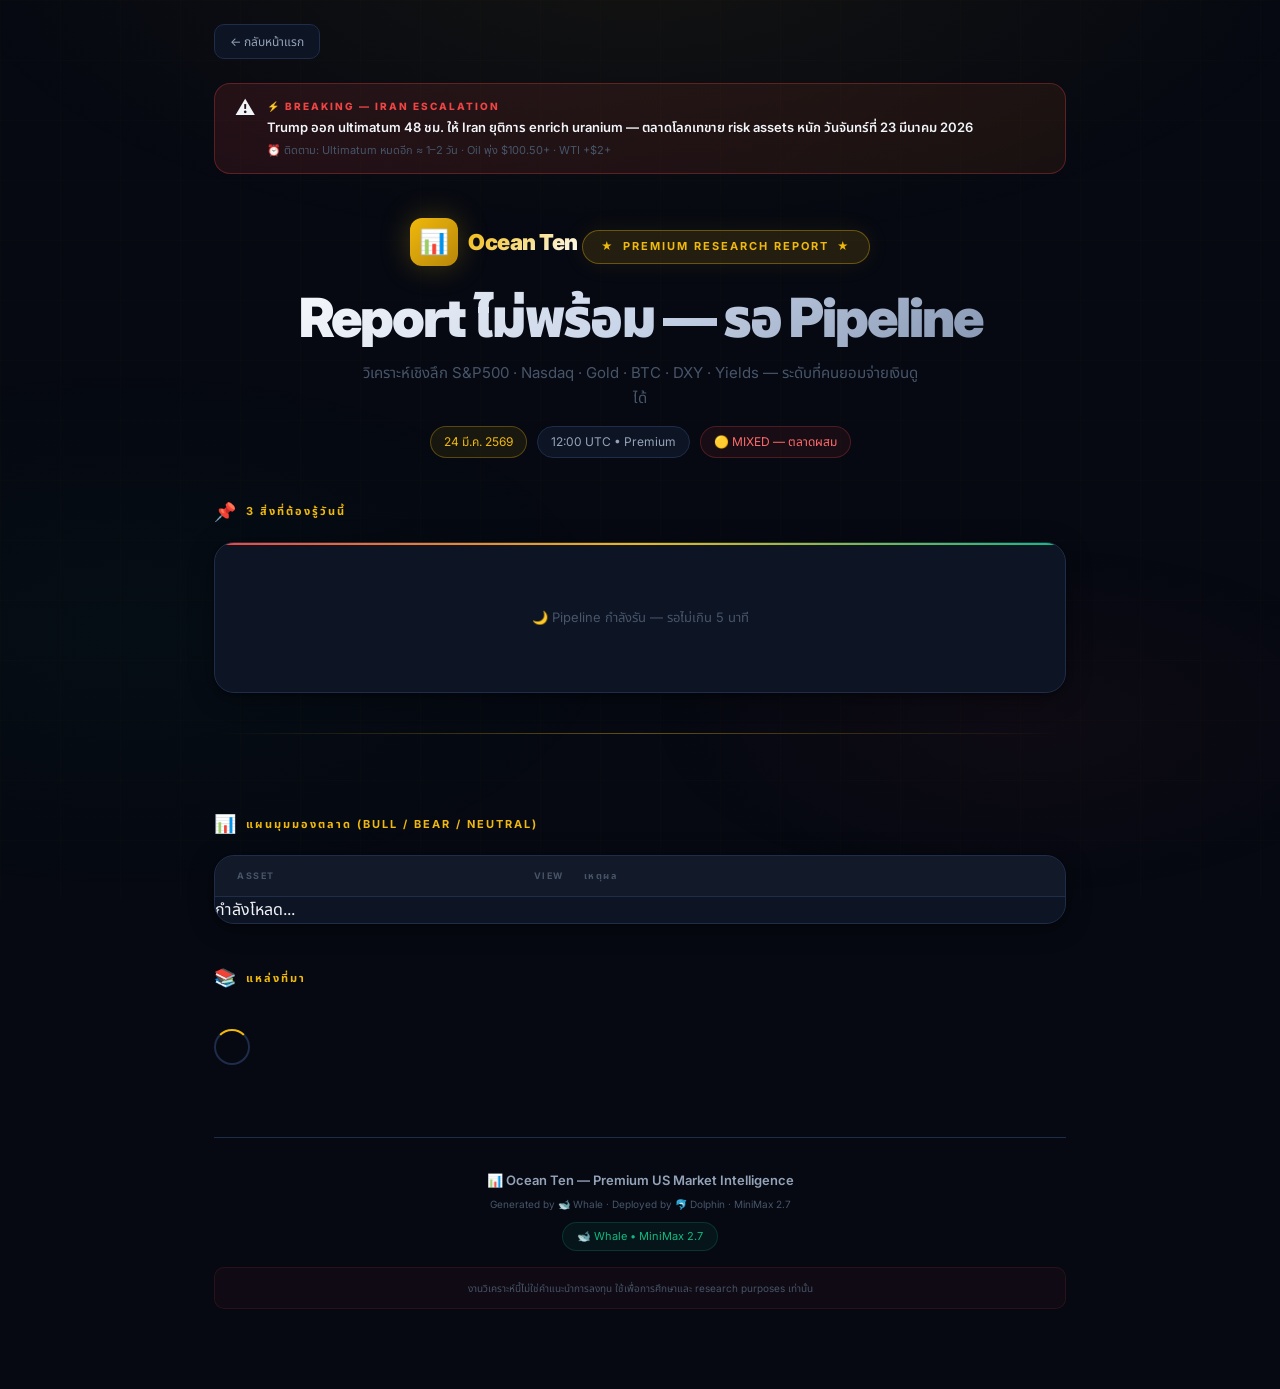
<file: us-market-report.html>
<!DOCTYPE html>
<html lang="th">
<head>
  <meta charset="UTF-8">
  <meta name="viewport" content="width=device-width, initial-scale=1.0">
  <title>US Market Premium Report — Ocean Ten</title>
  <meta name="theme-color" content="#0a0e17">
  <meta name="description" content="US Market Premium Research Report — S&P500, Nasdaq, Gold, BTC, DXY, Yields Analysis — March 24, 2026">
  <meta name="apple-mobile-web-app-capable" content="yes">
  <meta name="apple-mobile-web-app-status-bar-style" content="black-translucent">
  <meta name="apple-mobile-web-app-title" content="US Market Report">
  <link rel="manifest" href="/manifest-us-market.webmanifest">
  <link rel="apple-touch-icon" href="/assets/icons/icon-192.svg">
  <link rel="preconnect" href="https://fonts.googleapis.com">
  <link rel="preconnect" href="https://fonts.gstatic.com" crossorigin>
  <link href="https://fonts.googleapis.com/css2?family=Inter:wght@300;400;500;600;700;800;900&family=Noto+Sans+Thai:wght@300;400;500;600;700;800;900&display=swap" rel="stylesheet">
  <style>
    :root {
      --bg-primary: #060912;
      --bg-card: #0d1424;
      --bg-card-hover: #111a30;
      --accent-gold: #f0b90b;
      --accent-gold-dim: #b8860b;
      --accent-gold-glow: rgba(240,185,11,0.12);
      --accent-red: #ef4444;
      --accent-red-bg: rgba(239,68,68,0.10);
      --accent-red-strong: #ff6b6b;
      --accent-green: #10b981;
      --accent-green-bg: rgba(16,185,129,0.10);
      --accent-orange: #f97316;
      --text-primary: #f1f5f9;
      --text-secondary: #94a3b8;
      --text-muted: #475569;
      --border: #1e2d4a;
      --shadow-card: 0 4px 24px rgba(0,0,0,0.4), 0 1px 4px rgba(0,0,0,0.3);
    }
    * { margin: 0; padding: 0; box-sizing: border-box; }
    html { scroll-behavior: smooth; }
    body {
      font-family: 'Inter', 'Noto Sans Thai', sans-serif;
      background: var(--bg-primary);
      color: var(--text-primary);
      min-height: 100vh;
      overflow-x: hidden;
      line-height: 1.6;
      -webkit-font-smoothing: antialiased;
    }
    body::before {
      content: '';
      position: fixed;
      top: 0; left: 0; right: 0; bottom: 0;
      background:
        radial-gradient(ellipse 100% 60% at 50% -5%, rgba(240,185,11,0.06) 0%, transparent 55%),
        radial-gradient(ellipse 60% 40% at 80% 80%, rgba(239,68,68,0.04) 0%, transparent 50%),
        radial-gradient(ellipse 80% 60% at 10% 70%, rgba(16,185,129,0.03) 0%, transparent 50%);
      pointer-events: none;
      z-index: 0;
    }
    body::after {
      content: '';
      position: fixed;
      top: 0; left: 0; right: 0; bottom: 0;
      background-image:
        linear-gradient(rgba(240,185,11,0.015) 1px, transparent 1px),
        linear-gradient(90deg, rgba(240,185,11,0.015) 1px, transparent 1px);
      background-size: 60px 60px;
      pointer-events: none;
      z-index: 0;
    }
    .container {
      max-width: 900px;
      margin: 0 auto;
      padding: 0 24px 80px;
      position: relative;
      z-index: 1;
    }
    .alert-banner {
      margin-top: 24px;
      background: linear-gradient(135deg, rgba(239,68,68,0.12), rgba(249,115,22,0.08));
      border: 1px solid rgba(239,68,68,0.3);
      border-radius: 16px;
      padding: 14px 20px;
      display: flex;
      align-items: flex-start;
      gap: 12px;
      margin-bottom: 28px;
      animation: pulse-border 3s ease-in-out infinite;
    }
    @keyframes pulse-border {
      0%, 100% { border-color: rgba(239,68,68,0.3); }
      50% { border-color: rgba(239,68,68,0.6); }
    }
    .alert-icon { flex-shrink: 0; font-size: 20px; line-height: 1; }
    .alert-content { flex: 1; }
    .alert-label {
      font-size: 10px;
      font-weight: 800;
      letter-spacing: 2px;
      text-transform: uppercase;
      color: var(--accent-red);
      margin-bottom: 4px;
    }
    .alert-text {
      font-size: 13px;
      font-weight: 600;
      color: var(--text-primary);
      line-height: 1.5;
    }
    .alert-meta { font-size: 11px; color: var(--text-muted); margin-top: 4px; }
    .report-header { text-align: center; padding-top: 16px; margin-bottom: 40px; }
    .brand-row { display: inline-flex; align-items: center; gap: 10px; margin-bottom: 24px; }
    .brand-icon {
      width: 48px; height: 48px;
      background: linear-gradient(135deg, var(--accent-gold), var(--accent-gold-dim));
      border-radius: 12px;
      display: flex; align-items: center; justify-content: center;
      font-size: 24px;
      box-shadow: 0 0 30px rgba(240,185,11,0.25);
    }
    .brand-name {
      font-size: 22px; font-weight: 900; letter-spacing: -0.5px;
      background: linear-gradient(135deg, var(--accent-gold), #fff);
      -webkit-background-clip: text; -webkit-text-fill-color: transparent;
    }
    .report-label {
      display: inline-flex; align-items: center; gap: 8px;
      padding: 7px 18px;
      background: var(--accent-gold-glow);
      border: 1px solid rgba(240,185,11,0.35);
      border-radius: 100px;
      font-size: 11px; font-weight: 700; letter-spacing: 2px; text-transform: uppercase;
      color: var(--accent-gold);
      margin-bottom: 18px;
      box-shadow: 0 0 24px rgba(240,185,11,0.08);
    }
    .report-title {
      font-size: clamp(30px, 6vw, 54px);
      font-weight: 900; line-height: 1.05; letter-spacing: -2px;
      margin-bottom: 14px;
      background: linear-gradient(135deg, #ffffff 0%, #c8d4e8 50%, #7a8ba8 100%);
      -webkit-background-clip: text; -webkit-text-fill-color: transparent;
    }
    .report-subtitle {
      font-size: 15px; color: var(--text-muted);
      max-width: 560px; margin: 0 auto 16px; line-height: 1.65;
    }
    .report-meta { display: flex; align-items: center; justify-content: center; gap: 10px; flex-wrap: wrap; }
    .meta-badge {
      display: inline-flex; align-items: center; gap: 5px;
      padding: 5px 13px;
      background: var(--bg-card); border: 1px solid var(--border);
      border-radius: 100px; font-size: 12px; color: var(--text-secondary);
    }
    .meta-badge.alert {
      background: rgba(239,68,68,0.08);
      border-color: rgba(239,68,68,0.25);
      color: var(--accent-red-strong);
    }
    .meta-badge.highlight {
      background: rgba(240,185,11,0.08);
      border-color: rgba(240,185,11,0.3);
      color: var(--accent-gold);
    }
    .gold-divider { height: 1px; background: linear-gradient(90deg, transparent, var(--accent-gold), transparent); margin: 36px 0; opacity: 0.4; }
    .summary-section { margin-bottom: 40px; }
    .section-header { display: flex; align-items: center; gap: 10px; margin-bottom: 16px; }
    .section-icon { font-size: 18px; }
    .section-title { font-size: 11px; font-weight: 700; letter-spacing: 2px; text-transform: uppercase; color: var(--accent-gold); }
    .summary-card {
      background: var(--bg-card); border: 1px solid var(--border);
      border-radius: 20px; padding: 24px 28px;
      position: relative; overflow: hidden; box-shadow: var(--shadow-card);
    }
    .summary-card::before {
      content: '';
      position: absolute; top: 0; left: 0; right: 0; height: 2px;
      background: linear-gradient(90deg, var(--accent-red), var(--accent-gold), var(--accent-green));
    }
    .summary-item {
      display: flex; gap: 16px; padding: 16px 0;
      border-bottom: 1px solid var(--border); align-items: flex-start;
    }
    .summary-item:last-child { border-bottom: none; padding-bottom: 0; }
    .summary-item:first-child { padding-top: 0; }
    .summary-num {
      flex-shrink: 0; width: 30px; height: 30px;
      background: linear-gradient(135deg, var(--accent-gold), var(--accent-gold-dim));
      border-radius: 8px; display: flex; align-items: center; justify-content: center;
      font-size: 12px; font-weight: 800; color: #000;
    }
    .summary-text { font-size: 13.5px; line-height: 1.7; color: var(--text-primary); padding-top: 4px; }
    .assets-grid { display: grid; gap: 20px; margin-bottom: 40px; }
    .asset-card {
      background: var(--bg-card); border: 1px solid var(--border);
      border-radius: 20px; overflow: hidden;
      transition: all 0.25s ease; box-shadow: var(--shadow-card);
    }
    .asset-card:hover {
      border-color: rgba(240,185,11,0.25);
      box-shadow: var(--shadow-card), 0 0 40px rgba(240,185,11,0.05);
      transform: translateY(-1px);
    }
    .asset-card.bear { border-left: 3px solid var(--accent-red); }
    .asset-card.neutral { border-left: 3px solid var(--accent-gold); }
    .asset-card.bullish { border-left: 3px solid var(--accent-green); }
    .asset-header {
      display: flex; align-items: center; justify-content: space-between;
      padding: 18px 22px; border-bottom: 1px solid var(--border);
      background: rgba(255,255,255,0.015); gap: 12px;
    }
    .asset-info { display: flex; align-items: center; gap: 12px; }
    .asset-emoji { font-size: 24px; filter: drop-shadow(0 2px 4px rgba(0,0,0,0.3)); }
    .asset-name-wrap { display: flex; flex-direction: column; }
    .asset-symbol { font-size: 17px; font-weight: 800; color: var(--text-primary); letter-spacing: -0.3px; }
    .asset-name-en { font-size: 11px; color: var(--text-muted); }
    .asset-price-wrap { text-align: right; }
    .asset-price { font-size: 20px; font-weight: 800; color: var(--text-primary); letter-spacing: -0.8px; }
    .asset-change { font-size: 13px; font-weight: 700; margin-top: 2px; }
    .asset-change.neg { color: var(--accent-red); }
    .asset-change.pos { color: var(--accent-green); }
    .asset-change.neutral { color: var(--accent-gold); }
    .asset-change-label { font-size: 10px; color: var(--text-muted); font-weight: 400; line-height: 1.4; }
    .view-badge {
      display: inline-flex; align-items: center; gap: 4px;
      padding: 4px 10px; border-radius: 8px;
      font-size: 10px; font-weight: 800; letter-spacing: 1px;
      text-transform: uppercase; flex-shrink: 0;
    }
    .view-badge.bear { background: var(--accent-red-bg); color: var(--accent-red); border: 1px solid rgba(239,68,68,0.25); }
    .view-badge.neutral { background: var(--accent-gold-glow); color: var(--accent-gold); border: 1px solid rgba(240,185,11,0.25); }
    .view-badge.bullish { background: var(--accent-green-bg); color: var(--accent-green); border: 1px solid rgba(16,185,129,0.25); }
    .asset-body { padding: 18px 22px; }
    .why-section { margin-bottom: 14px; }
    .why-title { font-size: 10px; font-weight: 700; letter-spacing: 1.5px; text-transform: uppercase; color: var(--text-muted); margin-bottom: 8px; }
    .why-list { list-style: none; }
    .why-list li { position: relative; padding-left: 18px; padding-bottom: 7px; font-size: 13px; line-height: 1.6; color: var(--text-secondary); }
    .why-list li:last-child { padding-bottom: 0; }
    .why-list li::before { content: '▸'; position: absolute; left: 0; color: var(--accent-gold); font-size: 10px; top: 4px; }
    .entry-section { margin-bottom: 14px; }
    .entry-title { font-size: 10px; font-weight: 700; letter-spacing: 1.5px; text-transform: uppercase; color: var(--text-muted); margin-bottom: 8px; }
    .entry-grid { display: grid; grid-template-columns: 1fr 1fr; gap: 7px; }
    .entry-item { background: rgba(255,255,255,0.025); border: 1px solid var(--border); border-radius: 10px; padding: 9px 12px; }
    .entry-label { font-size: 9px; font-weight: 700; text-transform: uppercase; letter-spacing: 0.5px; color: var(--text-muted); margin-bottom: 3px; }
    .entry-value { font-size: 12px; font-weight: 600; color: var(--text-primary); line-height: 1.4; }
    .risk-section { display: flex; align-items: flex-start; gap: 10px; padding: 11px 13px; border-radius: 10px; background: rgba(255,255,255,0.02); border: 1px solid var(--border); }
    .risk-badge { flex-shrink: 0; padding: 3px 9px; border-radius: 6px; font-size: 10px; font-weight: 800; letter-spacing: 0.5px; }
    .risk-badge.HIGH { background: var(--accent-red-bg); color: var(--accent-red); }
    .risk-badge.MEDIUM { background: var(--accent-gold-glow); color: var(--accent-gold); }
    .risk-badge.MEDIUM-HIGH { background: rgba(249,115,22,0.10); color: var(--accent-orange); }
    .risk-text { font-size: 11.5px; line-height: 1.6; color: var(--text-secondary); }
    .outlook-section { margin-bottom: 40px; }
    .outlook-card { background: var(--bg-card); border: 1px solid var(--border); border-radius: 20px; overflow: hidden; box-shadow: var(--shadow-card); }
    .outlook-table { width: 100%; }
    .outlook-row { display: grid; grid-template-columns: 1fr auto auto 1.6fr; gap: 10px; align-items: center; padding: 13px 22px; border-bottom: 1px solid var(--border); }
    .outlook-row:last-child { border-bottom: none; }
    .outlook-row.header { background: rgba(255,255,255,0.02); font-size: 9px; font-weight: 700; letter-spacing: 1.5px; text-transform: uppercase; color: var(--text-muted); }
    .outlook-asset { font-size: 13px; font-weight: 600; color: var(--text-primary); }
    .outlook-view { display: flex; align-items: center; gap: 5px; font-size: 12px; font-weight: 700; }
    .outlook-view.bear { color: var(--accent-red); }
    .outlook-view.neutral { color: var(--accent-gold); }
    .outlook-view.bullish { color: var(--accent-green); }
    .outlook-emoji { font-size: 15px; }
    .outlook-reason { font-size: 11px; color: var(--text-muted); line-height: 1.5; }
    .sources-section { margin-bottom: 40px; }
    .sources-wrap { display: flex; flex-wrap: wrap; gap: 7px; }
    .source-tag { display: inline-flex; align-items: center; gap: 5px; padding: 5px 11px; background: var(--bg-card); border: 1px solid var(--border); border-radius: 100px; font-size: 10px; color: var(--text-muted); transition: all 0.2s; }
    .source-tag:hover { border-color: rgba(240,185,11,0.3); color: var(--accent-gold); }
    .report-footer { text-align: center; padding-top: 32px; border-top: 1px solid var(--border); }
    .footer-brand { font-size: 13px; color: var(--text-secondary); margin-bottom: 5px; font-weight: 600; }
    .footer-meta { font-size: 10px; color: var(--text-muted); margin-bottom: 10px; }
    .agent-badge { display: inline-flex; align-items: center; gap: 6px; padding: 5px 14px; background: rgba(16,185,129,0.07); border: 1px solid rgba(16,185,129,0.2); border-radius: 100px; font-size: 11px; color: var(--accent-green); }
    .disclaimer { margin-top: 16px; padding: 12px 18px; background: rgba(239,68,68,0.04); border: 1px solid rgba(239,68,68,0.12); border-radius: 10px; font-size: 10px; color: var(--text-muted); line-height: 1.6; text-align: center; }
    .back-link { display: inline-flex; align-items: center; gap: 6px; padding: 7px 15px; background: var(--bg-card); border: 1px solid var(--border); border-radius: 10px; font-size: 12px; color: var(--text-secondary); text-decoration: none; margin-top: 24px; transition: all 0.2s; }
    .back-link:hover { border-color: rgba(240,185,11,0.3); color: var(--accent-gold); }
    .loading-state { text-align: center; padding: 60px 20px; color: var(--text-muted); }
    .loading-spinner { width: 36px; height: 36px; border: 2.5px solid var(--border); border-top-color: var(--accent-gold); border-radius: 50%; animation: spin 0.8s linear infinite; margin: 0 auto 12px; }
    @keyframes spin { to { transform: rotate(360deg); } }
    @media (max-width: 640px) {
      .container { padding: 0 16px 60px; }
      .alert-banner { padding: 12px 16px; }
      .asset-header { padding: 14px 16px; flex-wrap: wrap; }
      .asset-body { padding: 14px 16px; }
      .asset-price { font-size: 17px; }
      .summary-card { padding: 18px 20px; }
      .entry-grid { grid-template-columns: 1fr; }
      .outlook-row { grid-template-columns: 1fr auto; gap: 6px; }
      .outlook-row.header { display: none; }
      .outlook-reason { display: none; }
    }
  </style>
</head>
<body>
  <div class="container">
    <a href="/" class="back-link">← กลับหน้าแรก</a>

    <div class="alert-banner">
      <span class="alert-icon">⚠️</span>
      <div class="alert-content">
        <div class="alert-label">⚡ Breaking — Iran Escalation</div>
        <div class="alert-text">Trump ออก ultimatum 48 ชม. ให้ Iran ยุติการ enrich uranium — ตลาดโลกเทขาย risk assets หนัก วันจันทร์ที่ 23 มีนาคม 2026</div>
        <div class="alert-meta">⏰ ติดตาม: Ultimatum หมดอีก ≈ 1–2 วัน · Oil พุ่ง $100.50+ · WTI +$2+</div>
      </div>
    </div>

    <header class="report-header">
      <div class="brand-row">
        <div class="brand-icon">📊</div>
        <span class="brand-name">Ocean Ten</span>
      </div>
      <div class="report-label"><span>★</span> Premium Research Report <span>★</span></div>
      <h1 class="report-title" id="reportTitle">US Market<br>Premium Report</h1>
      <p class="report-subtitle" id="reportSubtitle">วิเคราะห์เชิงลึก S&P500 · Nasdaq · Gold · BTC · DXY · Yields — ระดับที่คนยอมจ่ายเงินดูได้</p>
      <div class="report-meta">
        <span class="meta-badge highlight" id="dateBadge">กำลังโหลด...</span>
        <span class="meta-badge" id="timeBadge">--:-- UTC</span>
        <span class="meta-badge alert" id="marketStatus">⏳ กำลังอัปเดต...</span>
      </div>
    </header>

    <section class="summary-section">
      <div class="section-header">
        <span class="section-icon">📌</span>
        <span class="section-title">3 สิ่งที่ต้องรู้วันนี้</span>
      </div>
      <div class="summary-card">
        <div id="summaryList"><div class="loading-state"><div class="loading-spinner"></div></div></div>
      </div>
    </section>

    <div class="gold-divider"></div>

    <section class="assets-grid" id="assetsGrid">
      <div class="loading-state"><div class="loading-spinner"></div></div>
    </section>

    <section class="outlook-section">
      <div class="section-header">
        <span class="section-icon">📊</span>
        <span class="section-title">แผนมุมมองตลาด (Bull / Bear / Neutral)</span>
      </div>
      <div class="outlook-card">
        <div class="outlook-table">
          <div class="outlook-row header">
            <span>Asset</span><span>View</span><span></span>
            <span style="text-align:left">เหตุผล</span>
          </div>
          <div id="outlookBody">กำลังโหลด...</div>
        </div>
      </div>
    </section>

    <section class="sources-section">
      <div class="section-header">
        <span class="section-icon">📚</span>
        <span class="section-title">แหล่งที่มา</span>
      </div>
      <div class="sources-wrap" id="sourcesWrap"><div class="loading-state" style="padding:20px 0"><div class="loading-spinner"></div></div></div>
    </section>

    <footer class="report-footer">
      <p class="footer-brand">📊 Ocean Ten — Premium US Market Intelligence</p>
      <p class="footer-meta">Generated by 🐋 Whale · Deployed by 🐬 Dolphin · MiniMax 2.7</p>
      <div class="agent-badge" id="agentBadge">🐋 Whale • MiniMax 2.7</div>
      <div class="disclaimer" id="disclaimer">งานวิเคราะห์นี้ไม่ใช่คำแนะนำการลงทุน ใช้เพื่อการศึกษาและ research purposes เท่านั้น</div>
    </footer>
  </div>

  <script>
    async function loadReport() {
      try {
        const res = await fetch('./data/us-market-report.json');
        const d = await res.json();

        document.getElementById('dateBadge').textContent = d.date_short;
        document.getElementById('timeBadge').textContent = d.time_utc + ' • ' + d.level;

        const bearCount = d.outlook.filter(o => o.view === 'BEAR').length;
        const bullCount = d.outlook.filter(o => o.view === 'BULLISH').length;
        const statusEl = document.getElementById('marketStatus');
        if (bearCount >= 4) {
          statusEl.textContent = '🐻 BEAR MARKET — ' + bearCount + '/6 ตลาดปรับตัวลง';
          statusEl.style.color = 'var(--accent-red)';
        } else if (bullCount >= 3) {
          statusEl.textContent = '🐂 BULL MARKET — ' + bullCount + '/6 ตลาดขาขึ้น';
          statusEl.style.color = 'var(--accent-green)';
        } else {
          statusEl.textContent = '🟡 MIXED — ตลาดผสม';
        }

        const summaryList = document.getElementById('summaryList');
        summaryList.innerHTML = d.summary_3_points.map((point, i) =>
          `<div class="summary-item"><div class="summary-num">${i + 1}</div><div class="summary-text">${point}</div></div>`
        ).join('');

        const grid = document.getElementById('assetsGrid');
        grid.innerHTML = d.sections.map(section => {
          const viewClass = section.view === 'BEAR' ? 'bear' : section.view === 'BULLISH' ? 'bullish' : 'neutral';
          const changeClass = section.change.includes('-') ? 'neg' : section.change.includes('+') ? 'pos' : 'neutral';
          return `
          <div class="asset-card ${viewClass}">
            <div class="asset-header">
              <div class="asset-info">
                <span class="asset-emoji">${section.emoji}</span>
                <div class="asset-name-wrap">
                  <span class="asset-symbol">${section.symbol}</span>
                  <span class="asset-name-en">${section.name_en}</span>
                </div>
              </div>
              <div class="asset-price-wrap">
                <div class="asset-price">${section.price}</div>
                <div class="asset-change ${changeClass}">${section.change}</div>
                ${section.change_label ? `<div class="asset-change-label">${section.change_label}</div>` : ''}
              </div>
              <div class="view-badge ${viewClass}">${section.emoji} ${section.view}</div>
            </div>
            <div class="asset-body">
              <div class="why-section">
                <div class="why-title">WHY — ทำไมถึงเป็นแบบนี้?</div>
                <ul class="why-list">${section.why.map(w => `<li>${w}</li>`).join('')}</ul>
              </div>
              <div class="entry-section">
                <div class="entry-title">Entry / Exit</div>
                <div class="entry-grid">
                  ${section.entry_exit.map(e =>
                    `<div class="entry-item"><div class="entry-label">${e.label}</div><div class="entry-value">${e.value}</div></div>`
                  ).join('')}
                </div>
              </div>
              <div class="risk-section">
                <span class="risk-badge ${section.risk}">⚠ ${section.risk}</span>
                <div class="risk-text">${section.risk_label}</div>
              </div>
            </div>
          </div>`;
        }).join('');

        document.getElementById('outlookBody').innerHTML = d.outlook.map(o =>
          `<div class="outlook-row">
            <span class="outlook-asset">${o.asset}</span>
            <span class="outlook-view ${o.view.toLowerCase()}">${o.emoji}</span>
            <span class="outlook-view ${o.view.toLowerCase()}">${o.view}</span>
            <span class="outlook-reason">${o.reason}</span>
          </div>`
        ).join('');

        document.getElementById('sourcesWrap').innerHTML = d.sources.map(s =>
          `<span class="source-tag">📰 ${s}</span>`
        ).join('');

        document.getElementById('agentBadge').textContent = `🐋 ${d.agent} • ${d.model}`;
        document.getElementById('disclaimer').textContent = d.disclaimer;

      } catch(e) {
        console.error('Failed to load report:', e);
        document.getElementById('reportTitle').textContent = 'Report ไม่พร้อม — รอ Pipeline';
        document.getElementById('summaryList').innerHTML = '<p style="color:#475569;text-align:center;padding:40px;font-size:13px;">🌙 Pipeline กำลังรัน — รอไม่เกิน 5 นาที</p>';
        document.getElementById('assetsGrid').innerHTML = '';
      }
    }

    loadReport();

    if ('serviceWorker' in navigator) {
      navigator.serviceWorker.register('/sw.js').then(reg => console.log('SW registered:', reg.scope));
    }
  </script>
</body>
</html>
</file>
